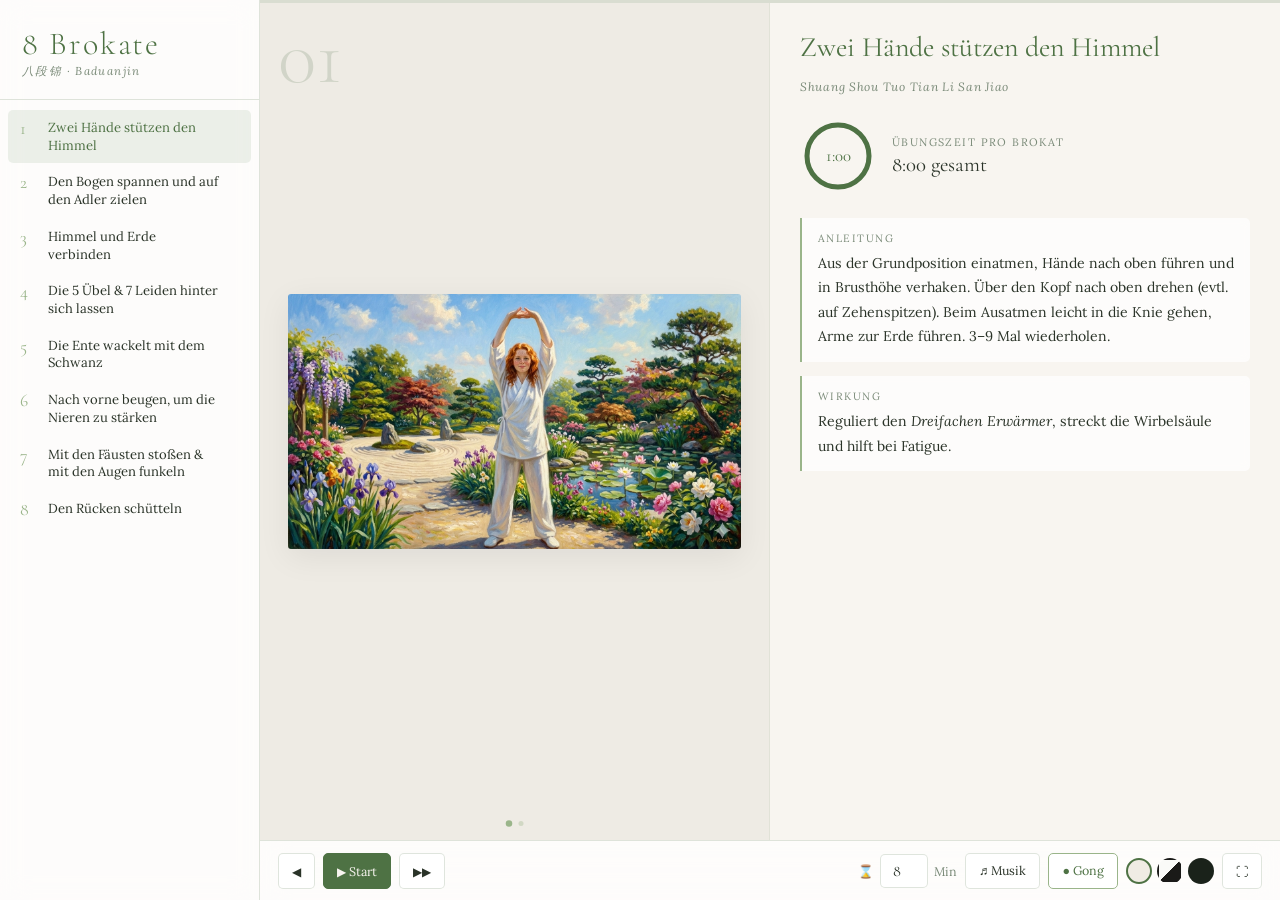
<file: 8-Brokate/index.html>
<!DOCTYPE html>
<html lang="de" data-theme="light">
<head>
<meta charset="UTF-8">
<meta name="viewport" content="width=device-width, initial-scale=1.0">
<title>8 Brokate · Baduanjin</title>
<link href="https://fonts.googleapis.com/css2?family=Cormorant+Garamond:ital,wght@0,300;0,400;0,600;1,300;1,400&family=Lora:ital,wght@0,400;0,700;1,400&display=swap" rel="stylesheet">
<style>
:root {
  --bg:       #f8f5f0;
  --bg2:      #eeebe4;
  --surface:  rgba(255,255,255,0.72);
  --text:     #2a3328;
  --muted:    #7a8a78;
  --accent:   #4e7244;
  --accent2:  #9ab58a;
  --border:   rgba(80,110,70,0.18);
  --sborder:  rgba(80,110,70,0.08);
  --btnbg:    rgba(255,255,255,0.82);
  --btnhov:   rgba(78,114,68,0.10);
  --ring:     rgba(78,114,68,0.16);
  --timer-c:  #4e7244;
  --timer-t:  rgba(78,114,68,0.08);
  --progress: #4e7244;
}
[data-theme="dark"] {
  --bg:       #141a14;
  --bg2:      #1a221a;
  --surface:  rgba(26,34,26,0.88);
  --text:     #ccdfc4;
  --muted:    #6e8e66;
  --accent:   #88bb7a;
  --accent2:  #4a6a40;
  --border:   rgba(100,160,80,0.18);
  --sborder:  rgba(100,160,80,0.07);
  --btnbg:    rgba(30,44,28,0.90);
  --btnhov:   rgba(88,150,70,0.16);
  --ring:     rgba(88,150,70,0.20);
  --timer-c:  #88bb7a;
  --timer-t:  rgba(88,150,70,0.10);
  --progress: #88bb7a;
}
[data-theme="zen"] {
  --bg:       #fafaf8;
  --bg2:      #f3f3f0;
  --surface:  rgba(255,255,255,0.60);
  --text:     #1a1a18;
  --muted:    #8c8c88;
  --accent:   #303030;
  --accent2:  #909090;
  --border:   rgba(0,0,0,0.09);
  --sborder:  rgba(0,0,0,0.04);
  --btnbg:    rgba(255,255,255,0.65);
  --btnhov:   rgba(0,0,0,0.05);
  --ring:     rgba(0,0,0,0.08);
  --timer-c:  #303030;
  --timer-t:  rgba(0,0,0,0.05);
  --progress: #303030;
}

*, *::before, *::after { box-sizing: border-box; margin: 0; padding: 0; }

html, body {
  height: 100%; overflow: hidden;
  background: var(--bg);
  color: var(--text);
  font-family: 'Lora', serif;
  transition: background .35s, color .35s;
}

/* ── LAYOUT ─────────────────────────────────────── */
.app {
  display: grid;
  grid-template-columns: 260px 1fr;
  grid-template-rows: 100vh;
  height: 100vh;
}

/* ── SIDEBAR ─────────────────────────────────────── */
.sidebar {
  background: var(--surface);
  border-right: 1px solid var(--border);
  backdrop-filter: blur(14px);
  display: flex; flex-direction: column;
  overflow: hidden;
}
.sidebar-head {
  padding: 28px 22px 20px;
  border-bottom: 1px solid var(--border);
  flex-shrink: 0;
}
.brand {
  font-family: 'Cormorant Garamond', serif;
  font-size: 2rem; font-weight: 300;
  letter-spacing: .06em;
  color: var(--accent);
  line-height: 1;
}
.brand-sub {
  font-size: .72rem; font-style: italic;
  color: var(--muted); letter-spacing: .12em;
  margin-top: 3px; display: block;
}
.nav-list {
  list-style: none;
  overflow-y: auto; flex: 1;
  padding: 10px 8px 16px;
}
.nav-list::-webkit-scrollbar { width: 3px; }
.nav-list::-webkit-scrollbar-thumb { background: var(--accent2); border-radius: 2px; }
.nav-btn {
  width: 100%; text-align: left;
  background: none; border: none; cursor: pointer;
  color: var(--text); font-family: 'Lora', serif;
  font-size: .82rem; line-height: 1.35;
  padding: 9px 12px; border-radius: 5px;
  display: flex; align-items: flex-start; gap: 10px;
  transition: background .18s, color .18s;
  margin-bottom: 1px;
}
.nav-btn:hover   { background: var(--btnhov); }
.nav-btn.active  { background: var(--btnhov); color: var(--accent); }
.nav-num {
  font-family: 'Cormorant Garamond', serif;
  font-size: 1.1rem; line-height: 1;
  color: var(--accent2); min-width: 18px; flex-shrink: 0;
  margin-top: 1px;
}
.nav-check {
  margin-left: auto; color: var(--accent); font-size: .8rem;
  opacity: 0; flex-shrink: 0; margin-top: 1px;
}
.nav-btn.done .nav-check { opacity: 1; }

/* ── MAIN ────────────────────────────────────────── */
.main {
  display: grid;
  grid-template-rows: 3px 1fr 60px;
  height: 100vh; overflow: hidden;
}

/* session progress line */
.prog-line {
  background: var(--border);
  position: relative;
}
.prog-fill {
  position: absolute; inset: 0;
  background: var(--progress);
  transition: width .8s linear;
  width: 0%;
}

/* content area */
.content {
  display: grid;
  grid-template-columns: 1fr 1fr;
  overflow: hidden;
}

/* ── IMAGE PANEL ─────────────────────────────────── */
.img-panel {
  background: var(--bg2);
  position: relative; overflow: hidden;
  border-right: 1px solid var(--sborder);
}
.slide {
  position: absolute; inset: 0;
  display: flex; align-items: center; justify-content: center;
  padding: 28px;
  opacity: 0; transition: opacity .9s ease;
  pointer-events: none;
}
.slide.on { opacity: 1; pointer-events: auto; }
.slide img {
  max-width: 100%; max-height: 100%;
  object-fit: contain;
  border-radius: 3px;
  box-shadow: 0 8px 32px rgba(0,0,0,.07);
  transition: transform .35s ease;
}
.slide img:hover { transform: scale(1.025); }
.img-dots {
  position: absolute; bottom: 14px; left: 50%;
  transform: translateX(-50%);
  display: flex; gap: 7px;
}
.dot {
  width: 5px; height: 5px; border-radius: 50%;
  background: var(--accent2); opacity: .35;
  transition: opacity .3s, transform .3s;
}
.dot.on { opacity: 1; transform: scale(1.3); }
.ex-big-num {
  position: absolute; top: 14px; left: 18px;
  font-family: 'Cormorant Garamond', serif;
  font-size: 5rem; font-weight: 300; line-height: 1;
  color: var(--border); pointer-events: none;
  user-select: none;
}

/* ── INFO PANEL ──────────────────────────────────── */
.info-panel {
  padding: 28px 30px;
  overflow-y: auto; background: var(--bg);
  display: flex; flex-direction: column; gap: 14px;
}
.info-panel::-webkit-scrollbar { width: 3px; }
.info-panel::-webkit-scrollbar-thumb { background: var(--accent2); border-radius: 2px; }

.ex-title {
  font-family: 'Cormorant Garamond', serif;
  font-size: 1.75rem; font-weight: 400; line-height: 1.2;
  color: var(--accent);
}
.ex-cn {
  font-size: .75rem; font-style: italic;
  color: var(--muted); letter-spacing: .06em;
}

/* timer area */
.timer-row {
  display: flex; align-items: center; gap: 16px;
  padding: 10px 0;
}
.ring-wrap {
  position: relative; width: 76px; height: 76px; flex-shrink: 0;
}
.ring-wrap svg { transform: rotate(-90deg); }
.ring-bg   { fill: none; stroke: var(--timer-t); stroke-width: 5; }
.ring-arc  {
  fill: none; stroke: var(--timer-c); stroke-width: 5;
  stroke-linecap: round;
  transition: stroke-dashoffset .95s linear;
}
.ring-txt {
  position: absolute; inset: 0;
  display: flex; align-items: center; justify-content: center;
  font-family: 'Cormorant Garamond', serif;
  font-size: 1.05rem; color: var(--accent);
}
.timer-meta { flex: 1; }
.timer-label {
  font-size: .68rem; text-transform: uppercase;
  letter-spacing: .13em; color: var(--muted); margin-bottom: 3px;
}
.timer-total {
  font-family: 'Cormorant Garamond', serif;
  font-size: 1.3rem; color: var(--text);
}

/* info cards */
.icard {
  background: var(--surface);
  border-left: 2px solid var(--accent2);
  border-radius: 0 5px 5px 0;
  padding: 13px 16px;
  backdrop-filter: blur(4px);
}
.icard-lbl {
  font-size: .66rem; text-transform: uppercase;
  letter-spacing: .14em; color: var(--muted); margin-bottom: 6px;
}
.icard-txt {
  font-size: .88rem; line-height: 1.75;
}

/* ── CONTROLS BAR ────────────────────────────────── */
.cbar {
  background: var(--surface);
  border-top: 1px solid var(--border);
  backdrop-filter: blur(14px);
  display: flex; align-items: center; gap: 8px;
  padding: 0 18px;
  flex-wrap: nowrap; overflow: hidden;
}
.sp { flex: 1; }

.btn {
  background: var(--btnbg);
  border: 1px solid var(--border);
  color: var(--text);
  border-radius: 5px;
  padding: 0 13px; height: 36px;
  font-family: 'Lora', serif; font-size: .78rem;
  cursor: pointer; white-space: nowrap;
  display: flex; align-items: center; gap: 5px;
  transition: background .18s, transform .1s, border-color .18s;
  flex-shrink: 0;
}
.btn:hover  { background: var(--btnhov); transform: translateY(-1px); }
.btn:active { transform: translateY(0); }
.btn.pri {
  background: var(--accent); color: var(--bg);
  border-color: var(--accent);
}
.btn.pri:hover { opacity: .88; }
.btn.lit { color: var(--accent); border-color: var(--accent2); }

.time-wrap {
  display: flex; align-items: center; gap: 6px;
  font-size: .78rem; flex-shrink: 0;
}
.time-wrap input {
  width: 48px; height: 34px;
  background: var(--btnbg); border: 1px solid var(--border);
  border-radius: 5px; color: var(--text);
  font-family: 'Cormorant Garamond', serif; font-size: 1rem;
  text-align: center; padding: 0 4px;
  transition: border-color .18s;
}
.time-wrap input:focus { outline: none; border-color: var(--accent); }
.time-wrap span { color: var(--muted); }

.themes { display: flex; gap: 5px; flex-shrink: 0; }
.tb {
  width: 26px; height: 26px; border-radius: 50%;
  border: 2px solid transparent; cursor: pointer;
  transition: transform .18s, border-color .18s;
  flex-shrink: 0;
}
.tb:hover { transform: scale(1.12); }
.tb.on    { border-color: var(--accent); }
.tb.light { background: #f0ece4; }
.tb.dark  { background: #1a221a; }
.tb.zen   { background: linear-gradient(135deg,#fafaf8 50%,#1a1a18 50%); }

/* ── TRANSITIONS ─────────────────────────────────── */
@keyframes fadeup {
  from { opacity: 0; transform: translateY(8px); }
  to   { opacity: 1; transform: translateY(0); }
}
.info-panel > * { animation: fadeup .38s ease both; }
.info-panel > *:nth-child(2) { animation-delay: .04s; }
.info-panel > *:nth-child(3) { animation-delay: .08s; }
.info-panel > *:nth-child(4) { animation-delay: .12s; }
.info-panel > *:nth-child(5) { animation-delay: .16s; }
.info-panel > *:nth-child(6) { animation-delay: .20s; }

/* ── FULLSCREEN ──────────────────────────────────── */
:fullscreen .app,
:-webkit-full-screen .app { height: 100vh; }

/* ── RESPONSIVE ──────────────────────────────────── */
@media (max-width: 900px) {
  .app { grid-template-columns: 1fr; }
  .sidebar { display: none; }
  .content { grid-template-columns: 1fr; grid-template-rows: 42vh 1fr; }
}
@media (max-width: 600px) {
  .cbar { gap: 5px; padding: 0 10px; }
  .btn  { padding: 0 8px; font-size: .72rem; }
  .time-wrap input { width: 40px; }
}
</style>
</head>
<body>
<div class="app" id="app">

  <!-- SIDEBAR -->
  <aside class="sidebar">
    <div class="sidebar-head">
      <div class="brand">8 Brokate</div>
      <span class="brand-sub">八段锦 · Baduanjin</span>
    </div>
    <ul class="nav-list" id="navList"></ul>
  </aside>

  <!-- MAIN -->
  <main class="main">
    <div class="prog-line"><div class="prog-fill" id="progFill"></div></div>

    <div class="content">
      <!-- Image Panel -->
      <div class="img-panel" id="imgPanel">
        <div class="ex-big-num" id="bigNum">01</div>
        <div class="img-dots" id="imgDots"></div>
      </div>

      <!-- Info Panel -->
      <div class="info-panel" id="infoPanel"></div>
    </div>

    <!-- Controls Bar -->
    <div class="cbar">
      <button class="btn" onclick="goPrev()" title="Zurück">&#9664;</button>
      <button class="btn pri" id="ppBtn" onclick="togglePlay()">&#9654; Start</button>
      <button class="btn" onclick="goNext()" title="Weiter">&#9654;&#9654;</button>

      <div class="sp"></div>

      <div class="time-wrap">
        <span>&#8987;</span>
        <input type="number" id="minInput" value="8" min="1" max="99" onchange="resetTimer()">
        <span>Min</span>
      </div>

      <button class="btn" id="musicBtn" onclick="toggleMusic()">&#9836; Musik</button>
      <button class="btn lit" id="gongBtn" onclick="toggleGong()">&#9679; Gong</button>

      <div class="themes">
        <button class="tb light on" id="tl" onclick="setTheme('light')" title="Hell"></button>
        <button class="tb zen"   id="tz" onclick="setTheme('zen')"   title="Zen"></button>
        <button class="tb dark"  id="td" onclick="setTheme('dark')"  title="Dunkel"></button>
      </div>

      <button class="btn" onclick="goFullscreen()" title="Vollbild">&#9974;</button>
    </div>
  </main>
</div>

<script>
const EX = [
  {
    num:1, title:"Zwei Hände stützen den Himmel",
    cn:"Shuang Shou Tuo Tian Li San Jiao",
    imgs:["images/image8.png","images/image16.png"],
    anl:"Aus der Grundposition einatmen, Hände nach oben führen und in Brusthöhe verhaken. Über den Kopf nach oben drehen (evtl. auf Zehenspitzen). Beim Ausatmen leicht in die Knie gehen, Arme zur Erde führen. 3–9 Mal wiederholen.",
    wkg:"Reguliert den <em>Dreifachen Erwärmer</em>, streckt die Wirbelsäule und hilft bei Fatigue."
  },
  {
    num:2, title:"Den Bogen spannen und auf den Adler zielen",
    cn:"Zuo You Kai Gong Si She Diao",
    imgs:["images/image11.png","images/image9.png"],
    anl:"Im Reiterstand den Bogen spannen. Die vordere Hand formt ein »L« mit Daumen und Zeigefinger. Fokus und Blick scharf halten. 3–9 Mal pro Seite.",
    wkg:"Stärkt Herz, Lunge und Beine. Verbessert Konzentration und wirkt auf den Lebermeridian."
  },
  {
    num:3, title:"Himmel und Erde verbinden",
    cn:"Tiao Li Pi Wei Dan Ju Shou",
    imgs:["images/image12.png","images/image4.png","images/image17.png"],
    anl:"Die Hände kraftvoll auseinanderpressen (eine zum Himmel, eine zur Erde). 3–9 Mal pro Seite.",
    wkg:"Stärkt Milz und Magen (Erdelement). Wirkt zentrierend und stabilisierend."
  },
  {
    num:4, title:"Die 5 Übel & 7 Leiden hinter sich lassen",
    cn:"Wu Lao Qi Shang Xiang Hou Qiao",
    imgs:["images/image5.png","images/image2.png"],
    anl:"Beim Ausatmen zur Seite schauen, Arme öffnen (Handflächen nach vorn). Einatmen zur Mitte. 3–9 Mal pro Seite.",
    wkg:"Stärkt Nacken und Augen. Reguliert das Nervensystem bei Schlaflosigkeit und Reizbarkeit."
  },
  {
    num:5, title:"Die Ente wackelt mit dem Schwanz",
    cn:"Yao Tou Bai Wei Qu Xin Huo",
    imgs:["images/image1.png","images/image19.png"],
    anl:"Im weiten Stand den Oberkörper kreisend von einem Bein zum anderen führen. 3–9 Zyklen.",
    wkg:"Eliminiert »Herzfeuer«, beruhigt den Geist und hilft bei innerer Unruhe."
  },
  {
    num:6, title:"Nach vorne beugen, um die Nieren zu stärken",
    cn:"Liang Shou Pan Jiao Gu Shen Yao",
    imgs:["images/image15.png","images/image14.png","images/image10.png"],
    anl:"Hände auf Nierenhöhe, beim Ausatmen an den Beinrückseiten entlang nach unten streichen. 3–9 Mal.",
    wkg:"Stärkt Nieren und Lendenwirbelsäule. <strong>Achtung bei Bluthochdruck!</strong>"
  },
  {
    num:7, title:"Mit den Fäusten stoßen & mit den Augen funkeln",
    cn:"Wo Quan Nu Mu Zheng Qi Li",
    imgs:["images/image3.png","images/image6.png"],
    anl:"Aus der Taille heraus boxen, dabei einen fokussierten, zornigen Blick bewahren. 3–9 Mal.",
    wkg:"Vermehrt Qi und Stärke, vermindert Ärger, hilft bei der Entgiftung der Leber."
  },
  {
    num:8, title:"Den Rücken schütteln",
    cn:"Bei Hou Qi Dian Bai Bing Xiao",
    imgs:["images/image18.png","images/image7.png"],
    anl:"Auf die Fußballen kommen und die Fersen sanft in den Boden sinken lassen (erschüttern). 3–9 Mal.",
    wkg:"Vertreibt trübes Qi, energetisiert bei Müdigkeit und verteilt die Energie im ganzen Körper."
  }
];

let idx = 0, imgIdx = 0;
let imgTmr = null, sesTmr = null;
let playing = false;
let musicOn = false, gongOn = true;
let totalSec = 8 * 60;
let perSec   = totalSec / EX.length;
let remPer   = perSec;
let remTot   = totalSec;
let done     = new Set();
let musicAud = null, gongAud = null;

/* ── NAV ─── */
function buildNav() {
  const ul = document.getElementById('navList');
  ul.innerHTML = EX.map((e,i)=>`
    <li><button class="nav-btn${i===idx?' active':''}${done.has(i)?' done':''}" onclick="jumpTo(${i})">
      <span class="nav-num">${e.num}</span>
      <span>${e.title}</span>
      <span class="nav-check">✓</span>
    </button></li>`).join('');
}

/* ── RENDER ─── */
function render() {
  const e = EX[idx];

  /* big number */
  document.getElementById('bigNum').textContent = String(e.num).padStart(2,'0');

  /* slides */
  const panel = document.getElementById('imgPanel');
  panel.querySelectorAll('.slide').forEach(s=>s.remove());
  e.imgs.forEach((src,i)=>{
    const d = document.createElement('div');
    d.className = 'slide'+(i===0?' on':'');
    const img = document.createElement('img');
    img.src = src; img.alt = e.title;
    d.appendChild(img);
    panel.insertBefore(d, document.getElementById('imgDots'));
  });
  imgIdx = 0;
  buildDots();

  /* info */
  document.getElementById('infoPanel').innerHTML = `
    <div class="ex-title">${e.title}</div>
    <div class="ex-cn">${e.cn}</div>
    <div class="timer-row">
      <div class="ring-wrap">
        <svg width="76" height="76" viewBox="0 0 76 76">
          <circle class="ring-bg"  cx="38" cy="38" r="31"/>
          <circle class="ring-arc" id="arc" cx="38" cy="38" r="31"
            stroke-dasharray="${(2*Math.PI*31).toFixed(2)}"
            stroke-dashoffset="0"/>
        </svg>
        <div class="ring-txt" id="ringTxt">${fmt(remPer)}</div>
      </div>
      <div class="timer-meta">
        <div class="timer-label">Übungszeit pro Brokat</div>
        <div class="timer-total" id="totTxt">${fmt(remTot)} gesamt</div>
      </div>
    </div>
    <div class="icard">
      <div class="icard-lbl">Anleitung</div>
      <div class="icard-txt">${e.anl}</div>
    </div>
    <div class="icard">
      <div class="icard-lbl">Wirkung</div>
      <div class="icard-txt">${e.wkg}</div>
    </div>`;

  updateArc();
  buildNav();
  updateProg();
}

function buildDots() {
  const e = EX[idx];
  const d = document.getElementById('imgDots');
  d.innerHTML = e.imgs.map((_,i)=>`<div class="dot${i===0?' on':''}"></div>`).join('');
}

/* ── TIMER ─── */
function fmt(s) {
  s = Math.max(0,Math.floor(s));
  return `${Math.floor(s/60)}:${String(s%60).padStart(2,'0')}`;
}

function updateArc() {
  const arc = document.getElementById('arc');
  const txt = document.getElementById('ringTxt');
  if (!arc||!txt) return;
  const c   = 2*Math.PI*31;
  const frac = Math.max(0, remPer/perSec);
  arc.style.strokeDashoffset = (c*(1-frac)).toFixed(2);
  txt.textContent = fmt(remPer);
}

function updateProg() {
  const el = document.getElementById('progFill');
  if (el) el.style.width = (Math.max(0,(totalSec-remTot)/totalSec)*100).toFixed(2)+'%';
  const t = document.getElementById('totTxt');
  if (t) t.textContent = fmt(remTot)+' gesamt';
}

/* ── PLAY / PAUSE ─── */
function togglePlay() {
  playing ? pause() : play();
}

function play() {
  playing = true;
  document.getElementById('ppBtn').innerHTML = '&#9646;&#9646; Pause';
  startImgCycle();
  tryMusic();
  sesTmr = setInterval(tick, 1000);
}

function pause() {
  playing = false;
  clearInterval(sesTmr);
  clearInterval(imgTmr);
  document.getElementById('ppBtn').innerHTML = '&#9654; Weiter';
  if (musicAud) musicAud.pause();
}

function tick() {
  remPer--; remTot--;
  updateArc(); updateProg();
  if (remPer <= 0) {
    done.add(idx);
    if (idx < EX.length-1) {
      fireGong();
      clearInterval(imgTmr);
      setTimeout(()=>{ idx++; remPer=perSec; render(); if(playing) startImgCycle(); }, 700);
    } else {
      clearInterval(sesTmr); playing=false;
      done.add(idx);
      document.getElementById('ppBtn').innerHTML = '✓ Beendet';
      if (musicAud) musicAud.pause();
      fireGong(); buildNav();
    }
  }
  if (remTot<=0) { clearInterval(sesTmr); playing=false; }
}

/* ── IMAGES ─── */
function startImgCycle() {
  clearInterval(imgTmr);
  const imgs = EX[idx].imgs;
  if (imgs.length<2) return;
  imgTmr = setInterval(()=>{
    const slides = document.querySelectorAll('.slide');
    const dots   = document.querySelectorAll('.dot');
    if (slides.length<2) return;
    slides[imgIdx].classList.remove('on');
    if (dots[imgIdx]) dots[imgIdx].classList.remove('on');
    imgIdx = (imgIdx+1) % imgs.length;
    slides[imgIdx].classList.add('on');
    if (dots[imgIdx]) dots[imgIdx].classList.add('on');
  }, 4200);
}

/* ── NAVIGATION ─── */
function jumpTo(i) {
  if (playing) pause();
  idx=i; remPer=perSec; render();
}
function goPrev() {
  if (playing) pause();
  if (idx>0){ idx--; remPer=perSec; render(); }
}
function goNext() {
  if (playing) pause();
  if (idx<EX.length-1){ idx++; remPer=perSec; render(); }
}

/* ── TIMER RESET ─── */
function resetTimer() {
  const v = parseInt(document.getElementById('minInput').value)||8;
  totalSec = v*60;
  perSec   = totalSec/EX.length;
  remTot   = totalSec;
  remPer   = perSec;
  if (playing) pause();
  render();
}

/* ── AUDIO ─── */
function tryMusic() {
  if (!musicOn) return;
  if (!musicAud) { musicAud=new Audio('QiGong.mp3'); musicAud.loop=true; musicAud.volume=.45; }
  musicAud.play().catch(()=>{});
}
function toggleMusic() {
  musicOn = !musicOn;
  const b = document.getElementById('musicBtn');
  b.classList.toggle('lit', musicOn);
  b.innerHTML = (musicOn?'&#9836;':'&#9834;')+' Musik';
  if (!musicAud) { musicAud=new Audio('QiGong.mp3'); musicAud.loop=true; musicAud.volume=.45; }
  if (musicOn && playing) musicAud.play().catch(()=>{});
  else if (!musicOn) musicAud.pause();
}
function toggleGong() {
  gongOn = !gongOn;
  const b = document.getElementById('gongBtn');
  b.classList.toggle('lit', gongOn);
  b.innerHTML = (gongOn?'&#9679;':'&#9675;')+' Gong';
  if (!gongAud) gongAud=new Audio('Gong.mp3');
}
function fireGong() {
  if (!gongOn) return;
  if (!gongAud) gongAud=new Audio('Gong.mp3');
  gongAud.currentTime=0;
  gongAud.play().catch(()=>{});
}

/* ── THEME ─── */
function setTheme(t) {
  document.documentElement.setAttribute('data-theme',t);
  ['light','zen','dark'].forEach(n=>{
    const id = n==='light'?'tl':n==='zen'?'tz':'td';
    document.getElementById(id).classList.toggle('on', n===t);
  });
}

/* ── FULLSCREEN ─── */
function goFullscreen() {
  const el = document.getElementById('app');
  if (!document.fullscreenElement) el.requestFullscreen().catch(()=>{});
  else document.exitFullscreen();
}

/* ── INIT ─── */
gongAud = new Audio('Gong.mp3');
render();
</script>
</body>
</html>
</file>
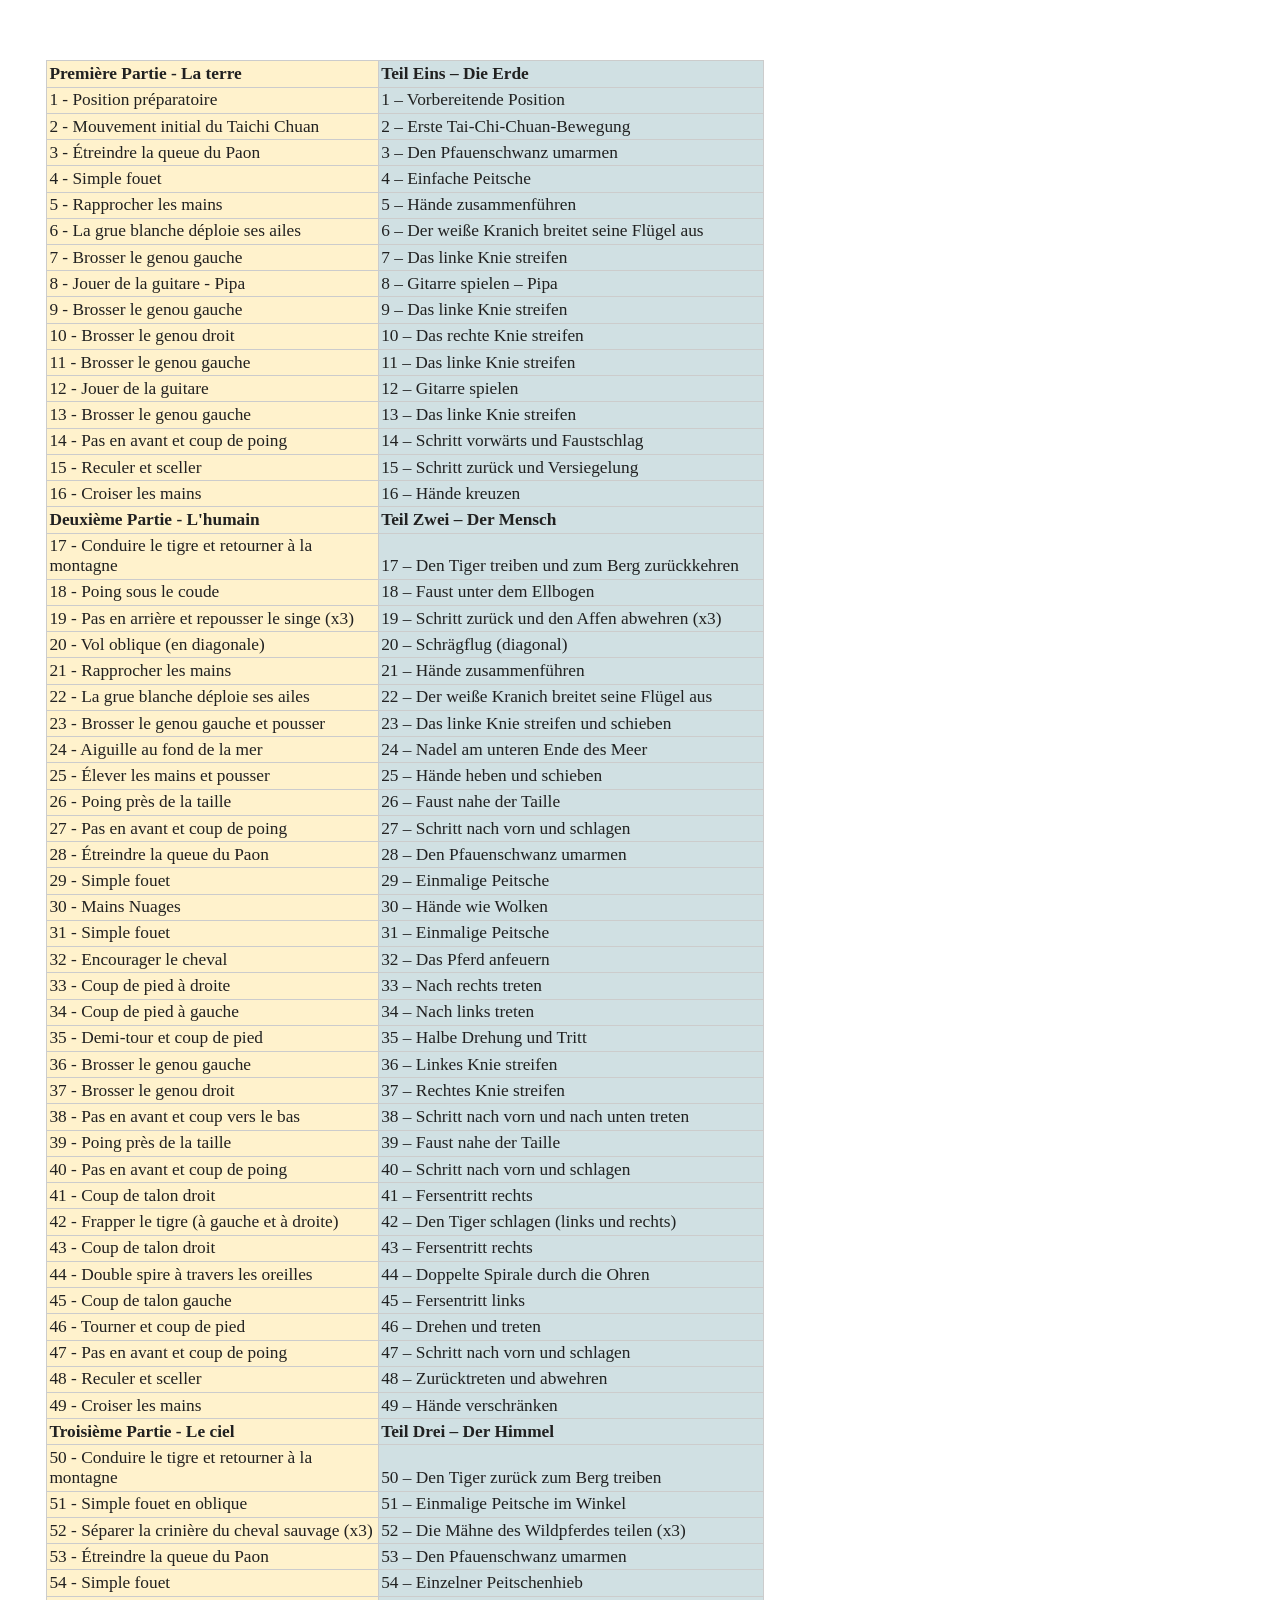
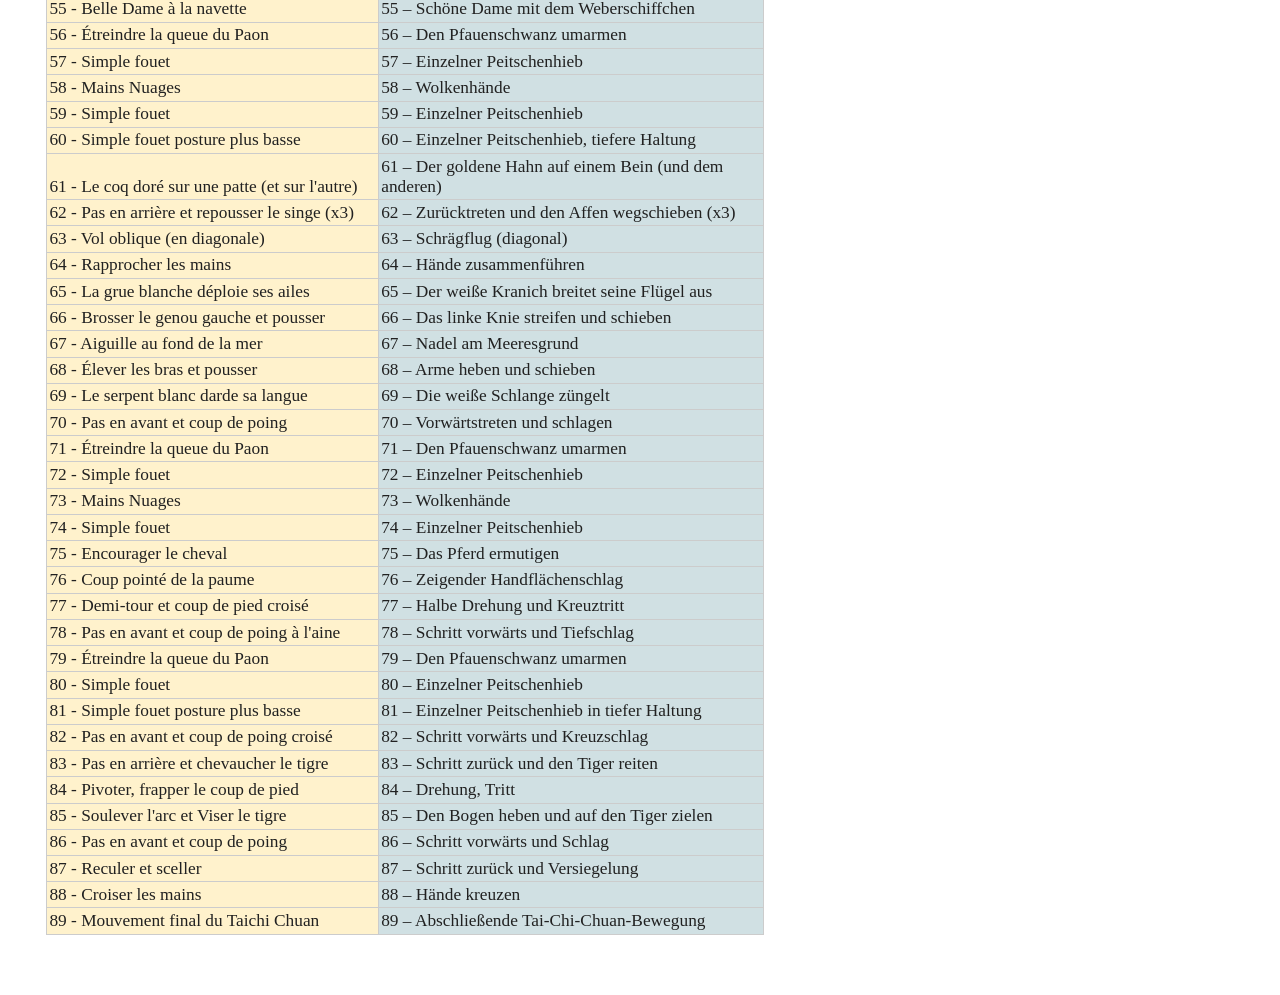
<file: Tai_Chi.html>
<html><head><meta content="text/html; charset=UTF-8" http-equiv="content-type"><style type="text/css">@import url(https://themes.googleusercontent.com/fonts/css?kit=ZWjJg3Z-BmxuodZeCNuZK1XXWJorhxyFDZ_kYLKF3KU);ol{margin:0;padding:0}table td,table th{padding:0}.c4{border-right-style:solid;padding:2pt 2pt 2pt 2pt;border-bottom-color:#cccccc;border-top-width:1pt;border-right-width:1pt;border-left-color:#cccccc;vertical-align:bottom;border-right-color:#cccccc;border-left-width:1pt;border-top-style:solid;background-color:#fff2cc;border-left-style:solid;border-bottom-width:1pt;width:249.2pt;border-top-color:#cccccc;border-bottom-style:solid}.c5{border-right-style:solid;padding:2pt 2pt 2pt 2pt;border-bottom-color:#cccccc;border-top-width:1pt;border-right-width:1pt;border-left-color:#cccccc;vertical-align:bottom;border-right-color:#cccccc;border-left-width:1pt;border-top-style:solid;background-color:#d0e0e3;border-left-style:solid;border-bottom-width:1pt;width:289.4pt;border-top-color:#cccccc;border-bottom-style:solid}.c9{color:#000000;font-weight:400;text-decoration:none;vertical-align:baseline;font-size:11pt;font-family:"Arial";font-style:normal}.c2{color:#000000;font-weight:400;text-decoration:none;vertical-align:baseline;font-size:10pt;font-family:"Arial";font-style:normal}.c6{padding-top:0pt;padding-bottom:0pt;line-height:1.0;text-align:left;height:11pt}.c7{font-size:13pt;font-family:"Nunito";color:#212121;font-weight:700}.c3{font-size:13pt;font-family:"Nunito";color:#212121;font-weight:400}.c8{border-spacing:0;border-collapse:collapse;margin-right:auto}.c0{padding-top:0pt;padding-bottom:0pt;line-height:1.15;text-align:left}.c10{background-color:#ffffff;max-width:538.6pt;padding:28.3pt 28.3pt 28.3pt 28.3pt}.c1{height:18.8pt}.title{padding-top:24pt;color:#000000;font-weight:700;font-size:25pt;padding-bottom:12pt;font-family:"Arial";line-height:1.5;page-break-after:avoid;font-style:italic;text-align:center}.subtitle{padding-top:18pt;color:#666666;font-size:24pt;padding-bottom:4pt;font-family:"Georgia";line-height:1.0;page-break-after:avoid;font-style:italic;text-align:left}li{color:#000000;font-size:11pt;font-family:"Arial"}p{margin:0;color:#000000;font-size:11pt;font-family:"Arial"}h1{border-right-style:solid;padding-top:0pt;color:#000000;border-top-width:0pt;font-weight:700;border-right-width:0pt;padding-left:0pt;font-size:18pt;padding-bottom:0pt;line-height:1.5;border-left-width:0pt;border-top-style:solid;border-left-style:solid;border-bottom-width:0pt;font-family:"Arial";border-bottom-style:solid;text-align:left;padding-right:0pt}h2{padding-top:11.2pt;color:#000000;font-weight:700;font-size:18pt;padding-bottom:11.2pt;font-family:"Arial";line-height:1.0;text-align:left}h3{padding-top:12pt;color:#000000;font-weight:700;font-size:14pt;padding-bottom:12pt;font-family:"Arial";line-height:1.0;text-align:left}h4{padding-top:12.8pt;color:#000000;font-weight:700;font-size:12pt;padding-bottom:12.8pt;font-family:"Arial";line-height:1.0;text-align:left}h5{padding-top:12.8pt;color:#000000;font-weight:700;font-size:9pt;padding-bottom:12.8pt;font-family:"Arial";line-height:1.0;text-align:left}h6{padding-top:18pt;color:#000000;font-weight:700;font-size:8pt;padding-bottom:18pt;font-family:"Arial";line-height:1.0;text-align:left}</style></head><body class="c10 doc-content"><p class="c6"><span class="c9"></span></p><table class="c8"><tr class="c1"><td class="c4" colspan="1" rowspan="1"><p class="c0"><span class="c7">Premi&egrave;re Partie - La terre</span></p></td><td class="c5" colspan="1" rowspan="1"><p class="c0"><span class="c7">Teil Eins &ndash; Die Erde</span></p></td></tr><tr class="c1"><td class="c4" colspan="1" rowspan="1"><p class="c0"><span class="c3">1 - Position pr&eacute;paratoire</span></p></td><td class="c5" colspan="1" rowspan="1"><p class="c0"><span class="c3">1 &ndash; Vorbereitende Position</span></p></td></tr><tr class="c1"><td class="c4" colspan="1" rowspan="1"><p class="c0"><span class="c3">2 - Mouvement initial du Taichi Chuan</span></p></td><td class="c5" colspan="1" rowspan="1"><p class="c0"><span class="c3">2 &ndash; Erste Tai-Chi-Chuan-Bewegung</span></p></td></tr><tr class="c1"><td class="c4" colspan="1" rowspan="1"><p class="c0"><span class="c3">3 - &Eacute;treindre la queue du Paon</span></p></td><td class="c5" colspan="1" rowspan="1"><p class="c0"><span class="c3">3 &ndash; Den Pfauenschwanz umarmen</span></p></td></tr><tr class="c1"><td class="c4" colspan="1" rowspan="1"><p class="c0"><span class="c3">4 - Simple fouet</span></p></td><td class="c5" colspan="1" rowspan="1"><p class="c0"><span class="c3">4 &ndash; Einfache Peitsche</span></p></td></tr><tr class="c1"><td class="c4" colspan="1" rowspan="1"><p class="c0"><span class="c3">5 - Rapprocher les mains</span></p></td><td class="c5" colspan="1" rowspan="1"><p class="c0"><span class="c3">5 &ndash; H&auml;nde zusammenf&uuml;hren</span></p></td></tr><tr class="c1"><td class="c4" colspan="1" rowspan="1"><p class="c0"><span class="c3">6 - La grue blanche d&eacute;ploie ses ailes</span></p></td><td class="c5" colspan="1" rowspan="1"><p class="c0"><span class="c3">6 &ndash; Der wei&szlig;e Kranich breitet seine Fl&uuml;gel aus</span></p></td></tr><tr class="c1"><td class="c4" colspan="1" rowspan="1"><p class="c0"><span class="c3">7 - Brosser le genou gauche</span></p></td><td class="c5" colspan="1" rowspan="1"><p class="c0"><span class="c3">7 &ndash; Das linke Knie streifen</span></p></td></tr><tr class="c1"><td class="c4" colspan="1" rowspan="1"><p class="c0"><span class="c3">8 - Jouer de la guitare - Pipa</span></p></td><td class="c5" colspan="1" rowspan="1"><p class="c0"><span class="c3">8 &ndash; Gitarre spielen &ndash; Pipa</span></p></td></tr><tr class="c1"><td class="c4" colspan="1" rowspan="1"><p class="c0"><span class="c3">9 - Brosser le genou gauche</span></p></td><td class="c5" colspan="1" rowspan="1"><p class="c0"><span class="c3">9 &ndash; Das linke Knie streifen</span></p></td></tr><tr class="c1"><td class="c4" colspan="1" rowspan="1"><p class="c0"><span class="c3">10 - Brosser le genou droit</span></p></td><td class="c5" colspan="1" rowspan="1"><p class="c0"><span class="c3">10 &ndash; Das rechte Knie streifen</span></p></td></tr><tr class="c1"><td class="c4" colspan="1" rowspan="1"><p class="c0"><span class="c3">11 - Brosser le genou gauche</span></p></td><td class="c5" colspan="1" rowspan="1"><p class="c0"><span class="c3">11 &ndash; Das linke Knie streifen</span></p></td></tr><tr class="c1"><td class="c4" colspan="1" rowspan="1"><p class="c0"><span class="c3">12 - Jouer de la guitare</span></p></td><td class="c5" colspan="1" rowspan="1"><p class="c0"><span class="c3">12 &ndash; Gitarre spielen</span></p></td></tr><tr class="c1"><td class="c4" colspan="1" rowspan="1"><p class="c0"><span class="c3">13 - Brosser le genou gauche</span></p></td><td class="c5" colspan="1" rowspan="1"><p class="c0"><span class="c3">13 &ndash; Das linke Knie streifen</span></p></td></tr><tr class="c1"><td class="c4" colspan="1" rowspan="1"><p class="c0"><span class="c3">14 - Pas en avant et coup de poing</span></p></td><td class="c5" colspan="1" rowspan="1"><p class="c0"><span class="c3">14 &ndash; Schritt vorw&auml;rts und Faustschlag</span></p></td></tr><tr class="c1"><td class="c4" colspan="1" rowspan="1"><p class="c0"><span class="c3">15 - Reculer et sceller</span></p></td><td class="c5" colspan="1" rowspan="1"><p class="c0"><span class="c3">15 &ndash; Schritt zur&uuml;ck und Versiegelung</span></p></td></tr><tr class="c1"><td class="c4" colspan="1" rowspan="1"><p class="c0"><span class="c3">16 - Croiser les mains</span></p></td><td class="c5" colspan="1" rowspan="1"><p class="c0"><span class="c3">16 &ndash; H&auml;nde kreuzen</span></p></td></tr><tr class="c1"><td class="c4" colspan="1" rowspan="1"><p class="c0"><span class="c7">Deuxi&egrave;me Partie - L&#39;humain</span></p></td><td class="c5" colspan="1" rowspan="1"><p class="c0"><span class="c7">Teil Zwei &ndash; Der Mensch</span></p></td></tr><tr class="c1"><td class="c4" colspan="1" rowspan="1"><p class="c0"><span class="c3">17 - Conduire le tigre et retourner &agrave; la montagne</span></p></td><td class="c5" colspan="1" rowspan="1"><p class="c0"><span class="c3">17 &ndash; Den Tiger treiben und zum Berg zur&uuml;ckkehren</span></p></td></tr><tr class="c1"><td class="c4" colspan="1" rowspan="1"><p class="c0"><span class="c3">18 - Poing sous le coude</span></p></td><td class="c5" colspan="1" rowspan="1"><p class="c0"><span class="c3">18 &ndash; Faust unter dem Ellbogen</span></p></td></tr><tr class="c1"><td class="c4" colspan="1" rowspan="1"><p class="c0"><span class="c3">19 - Pas en arri&egrave;re et repousser le singe (x3)</span></p></td><td class="c5" colspan="1" rowspan="1"><p class="c0"><span class="c3">19 &ndash; Schritt zur&uuml;ck und den Affen abwehren (x3)</span></p></td></tr><tr class="c1"><td class="c4" colspan="1" rowspan="1"><p class="c0"><span class="c3">20 - Vol oblique (en diagonale)</span></p></td><td class="c5" colspan="1" rowspan="1"><p class="c0"><span class="c3">20 &ndash; Schr&auml;gflug (diagonal)</span></p></td></tr><tr class="c1"><td class="c4" colspan="1" rowspan="1"><p class="c0"><span class="c3">21 - Rapprocher les mains</span></p></td><td class="c5" colspan="1" rowspan="1"><p class="c0"><span class="c3">21 &ndash; H&auml;nde zusammenf&uuml;hren</span></p></td></tr><tr class="c1"><td class="c4" colspan="1" rowspan="1"><p class="c0"><span class="c3">22 - La grue blanche d&eacute;ploie ses ailes</span></p></td><td class="c5" colspan="1" rowspan="1"><p class="c0"><span class="c3">22 &ndash; Der wei&szlig;e Kranich breitet seine Fl&uuml;gel aus</span></p></td></tr><tr class="c1"><td class="c4" colspan="1" rowspan="1"><p class="c0"><span class="c3">23 - Brosser le genou gauche et pousser</span></p></td><td class="c5" colspan="1" rowspan="1"><p class="c0"><span class="c3">23 &ndash; Das linke Knie streifen und schieben</span></p></td></tr><tr class="c1"><td class="c4" colspan="1" rowspan="1"><p class="c0"><span class="c3">24 - Aiguille au fond de la mer</span></p></td><td class="c5" colspan="1" rowspan="1"><p class="c0"><span class="c3">24 &ndash; Nadel am unteren Ende des Meer</span></p></td></tr><tr class="c1"><td class="c4" colspan="1" rowspan="1"><p class="c0"><span class="c3">25 - &Eacute;lever les mains et pousser</span></p></td><td class="c5" colspan="1" rowspan="1"><p class="c0"><span class="c3">25 &ndash; H&auml;nde heben und schieben</span></p></td></tr><tr class="c1"><td class="c4" colspan="1" rowspan="1"><p class="c0"><span class="c3">26 - Poing pr&egrave;s de la taille</span></p></td><td class="c5" colspan="1" rowspan="1"><p class="c0"><span class="c3">26 &ndash; Faust nahe der Taille</span></p></td></tr><tr class="c1"><td class="c4" colspan="1" rowspan="1"><p class="c0"><span class="c3">27 - Pas en avant et coup de poing</span></p></td><td class="c5" colspan="1" rowspan="1"><p class="c0"><span class="c3">27 &ndash; Schritt nach vorn und schlagen</span></p></td></tr><tr class="c1"><td class="c4" colspan="1" rowspan="1"><p class="c0"><span class="c3">28 - &Eacute;treindre la queue du Paon</span></p></td><td class="c5" colspan="1" rowspan="1"><p class="c0"><span class="c3">28 &ndash; Den Pfauenschwanz umarmen</span></p></td></tr><tr class="c1"><td class="c4" colspan="1" rowspan="1"><p class="c0"><span class="c3">29 - Simple fouet</span></p></td><td class="c5" colspan="1" rowspan="1"><p class="c0"><span class="c3">29 &ndash; Einmalige Peitsche</span></p></td></tr><tr class="c1"><td class="c4" colspan="1" rowspan="1"><p class="c0"><span class="c3">30 - Mains Nuages</span></p></td><td class="c5" colspan="1" rowspan="1"><p class="c0"><span class="c3">30 &ndash; H&auml;nde wie Wolken</span></p></td></tr><tr class="c1"><td class="c4" colspan="1" rowspan="1"><p class="c0"><span class="c3">31 - Simple fouet</span></p></td><td class="c5" colspan="1" rowspan="1"><p class="c0"><span class="c3">31 &ndash; Einmalige Peitsche</span></p></td></tr><tr class="c1"><td class="c4" colspan="1" rowspan="1"><p class="c0"><span class="c3">32 - Encourager le cheval</span></p></td><td class="c5" colspan="1" rowspan="1"><p class="c0"><span class="c3">32 &ndash; Das Pferd anfeuern</span></p></td></tr><tr class="c1"><td class="c4" colspan="1" rowspan="1"><p class="c0"><span class="c3">33 - Coup de pied &agrave; droite</span></p></td><td class="c5" colspan="1" rowspan="1"><p class="c0"><span class="c3">33 &ndash; Nach rechts treten</span></p></td></tr><tr class="c1"><td class="c4" colspan="1" rowspan="1"><p class="c0"><span class="c3">34 - Coup de pied &agrave; gauche</span></p></td><td class="c5" colspan="1" rowspan="1"><p class="c0"><span class="c3">34 &ndash; Nach links treten</span></p></td></tr><tr class="c1"><td class="c4" colspan="1" rowspan="1"><p class="c0"><span class="c3">35 - Demi-tour et coup de pied</span></p></td><td class="c5" colspan="1" rowspan="1"><p class="c0"><span class="c3">35 &ndash; Halbe Drehung und Tritt</span></p></td></tr><tr class="c1"><td class="c4" colspan="1" rowspan="1"><p class="c0"><span class="c3">36 - Brosser le genou gauche</span></p></td><td class="c5" colspan="1" rowspan="1"><p class="c0"><span class="c3">36 &ndash; Linkes Knie streifen</span></p></td></tr><tr class="c1"><td class="c4" colspan="1" rowspan="1"><p class="c0"><span class="c3">37 - Brosser le genou droit</span></p></td><td class="c5" colspan="1" rowspan="1"><p class="c0"><span class="c3">37 &ndash; Rechtes Knie streifen</span></p></td></tr><tr class="c1"><td class="c4" colspan="1" rowspan="1"><p class="c0"><span class="c3">38 - Pas en avant et coup vers le bas</span></p></td><td class="c5" colspan="1" rowspan="1"><p class="c0"><span class="c3">38 &ndash; Schritt nach vorn und nach unten treten</span></p></td></tr><tr class="c1"><td class="c4" colspan="1" rowspan="1"><p class="c0"><span class="c3">39 - Poing pr&egrave;s de la taille</span></p></td><td class="c5" colspan="1" rowspan="1"><p class="c0"><span class="c3">39 &ndash; Faust nahe der Taille</span></p></td></tr><tr class="c1"><td class="c4" colspan="1" rowspan="1"><p class="c0"><span class="c3">40 - Pas en avant et coup de poing</span></p></td><td class="c5" colspan="1" rowspan="1"><p class="c0"><span class="c3">40 &ndash; Schritt nach vorn und schlagen</span></p></td></tr><tr class="c1"><td class="c4" colspan="1" rowspan="1"><p class="c0"><span class="c3">41 - Coup de talon droit</span></p></td><td class="c5" colspan="1" rowspan="1"><p class="c0"><span class="c3">41 &ndash; Fersentritt rechts</span></p></td></tr><tr class="c1"><td class="c4" colspan="1" rowspan="1"><p class="c0"><span class="c3">42 - Frapper le tigre (&agrave; gauche et &agrave; droite)</span></p></td><td class="c5" colspan="1" rowspan="1"><p class="c0"><span class="c3">42 &ndash; Den Tiger schlagen (links und rechts)</span></p></td></tr><tr class="c1"><td class="c4" colspan="1" rowspan="1"><p class="c0"><span class="c3">43 - Coup de talon droit</span></p></td><td class="c5" colspan="1" rowspan="1"><p class="c0"><span class="c3">43 &ndash; Fersentritt rechts</span></p></td></tr><tr class="c1"><td class="c4" colspan="1" rowspan="1"><p class="c0"><span class="c3">44 - Double spire &agrave; travers les oreilles</span></p></td><td class="c5" colspan="1" rowspan="1"><p class="c0"><span class="c3">44 &ndash; Doppelte Spirale durch die Ohren</span></p></td></tr><tr class="c1"><td class="c4" colspan="1" rowspan="1"><p class="c0"><span class="c3">45 - Coup de talon gauche</span></p></td><td class="c5" colspan="1" rowspan="1"><p class="c0"><span class="c3">45 &ndash; Fersentritt links</span></p></td></tr><tr class="c1"><td class="c4" colspan="1" rowspan="1"><p class="c0"><span class="c3">46 - Tourner et coup de pied</span></p></td><td class="c5" colspan="1" rowspan="1"><p class="c0"><span class="c3">46 &ndash; Drehen und treten</span></p></td></tr><tr class="c1"><td class="c4" colspan="1" rowspan="1"><p class="c0"><span class="c3">47 - Pas en avant et coup de poing</span></p></td><td class="c5" colspan="1" rowspan="1"><p class="c0"><span class="c3">47 &ndash; Schritt nach vorn und schlagen</span></p></td></tr><tr class="c1"><td class="c4" colspan="1" rowspan="1"><p class="c0"><span class="c3">48 - Reculer et sceller</span></p></td><td class="c5" colspan="1" rowspan="1"><p class="c0"><span class="c3">48 &ndash; Zur&uuml;cktreten und abwehren</span></p></td></tr><tr class="c1"><td class="c4" colspan="1" rowspan="1"><p class="c0"><span class="c3">49 - Croiser les mains</span></p></td><td class="c5" colspan="1" rowspan="1"><p class="c0"><span class="c3">49 &ndash; H&auml;nde verschr&auml;nken</span></p></td></tr><tr class="c1"><td class="c4" colspan="1" rowspan="1"><p class="c0"><span class="c7">Troisi&egrave;me Partie - Le ciel</span></p></td><td class="c5" colspan="1" rowspan="1"><p class="c0"><span class="c7">Teil Drei &ndash; Der Himmel</span></p></td></tr><tr class="c1"><td class="c4" colspan="1" rowspan="1"><p class="c0"><span class="c3">50 - Conduire le tigre et retourner &agrave; la montagne</span></p></td><td class="c5" colspan="1" rowspan="1"><p class="c0"><span class="c3">50 &ndash; Den Tiger zur&uuml;ck zum Berg treiben</span></p></td></tr><tr class="c1"><td class="c4" colspan="1" rowspan="1"><p class="c0"><span class="c3">51 - Simple fouet en oblique</span></p></td><td class="c5" colspan="1" rowspan="1"><p class="c0"><span class="c3">51 &ndash; Einmalige Peitsche im Winkel</span></p></td></tr><tr class="c1"><td class="c4" colspan="1" rowspan="1"><p class="c0"><span class="c3">52 - S&eacute;parer la crini&egrave;re du cheval sauvage (x3)</span></p></td><td class="c5" colspan="1" rowspan="1"><p class="c0"><span class="c3">52 &ndash; Die M&auml;hne des Wildpferdes teilen (x3)</span></p></td></tr><tr class="c1"><td class="c4" colspan="1" rowspan="1"><p class="c0"><span class="c3">53 - &Eacute;treindre la queue du Paon</span></p></td><td class="c5" colspan="1" rowspan="1"><p class="c0"><span class="c3">53 &ndash; Den Pfauenschwanz umarmen</span></p></td></tr><tr class="c1"><td class="c4" colspan="1" rowspan="1"><p class="c0"><span class="c3">54 - Simple fouet</span></p></td><td class="c5" colspan="1" rowspan="1"><p class="c0"><span class="c3">54 &ndash; Einzelner Peitschenhieb</span></p></td></tr><tr class="c1"><td class="c4" colspan="1" rowspan="1"><p class="c0"><span class="c3">55 - Belle Dame &agrave; la navette</span></p></td><td class="c5" colspan="1" rowspan="1"><p class="c0"><span class="c3">55 &ndash; Sch&ouml;ne Dame mit dem Weberschiffchen</span></p></td></tr><tr class="c1"><td class="c4" colspan="1" rowspan="1"><p class="c0"><span class="c3">56 - &Eacute;treindre la queue du Paon</span></p></td><td class="c5" colspan="1" rowspan="1"><p class="c0"><span class="c3">56 &ndash; Den Pfauenschwanz umarmen</span></p></td></tr><tr class="c1"><td class="c4" colspan="1" rowspan="1"><p class="c0"><span class="c3">57 - Simple fouet</span></p></td><td class="c5" colspan="1" rowspan="1"><p class="c0"><span class="c3">57 &ndash; Einzelner Peitschenhieb</span></p></td></tr><tr class="c1"><td class="c4" colspan="1" rowspan="1"><p class="c0"><span class="c3">58 - Mains Nuages</span></p></td><td class="c5" colspan="1" rowspan="1"><p class="c0"><span class="c3">58 &ndash; Wolkenh&auml;nde</span></p></td></tr><tr class="c1"><td class="c4" colspan="1" rowspan="1"><p class="c0"><span class="c3">59 - Simple fouet</span></p></td><td class="c5" colspan="1" rowspan="1"><p class="c0"><span class="c3">59 &ndash; Einzelner Peitschenhieb</span></p></td></tr><tr class="c1"><td class="c4" colspan="1" rowspan="1"><p class="c0"><span class="c3">60 - Simple fouet posture plus basse</span></p></td><td class="c5" colspan="1" rowspan="1"><p class="c0"><span class="c3">60 &ndash; Einzelner Peitschenhieb, tiefere Haltung</span></p></td></tr><tr class="c1"><td class="c4" colspan="1" rowspan="1"><p class="c0"><span class="c3">61 - Le coq dor&eacute; sur une patte (et sur l&#39;autre)</span></p></td><td class="c5" colspan="1" rowspan="1"><p class="c0"><span class="c3">61 &ndash; Der goldene Hahn auf einem Bein (und dem anderen)</span></p></td></tr><tr class="c1"><td class="c4" colspan="1" rowspan="1"><p class="c0"><span class="c3">62 - Pas en arri&egrave;re et repousser le singe (x3)</span></p></td><td class="c5" colspan="1" rowspan="1"><p class="c0"><span class="c3">62 &ndash; Zur&uuml;cktreten und den Affen wegschieben (x3)</span></p></td></tr><tr class="c1"><td class="c4" colspan="1" rowspan="1"><p class="c0"><span class="c3">63 - Vol oblique (en diagonale)</span></p></td><td class="c5" colspan="1" rowspan="1"><p class="c0"><span class="c3">63 &ndash; Schr&auml;gflug (diagonal)</span></p></td></tr><tr class="c1"><td class="c4" colspan="1" rowspan="1"><p class="c0"><span class="c3">64 - Rapprocher les mains</span></p></td><td class="c5" colspan="1" rowspan="1"><p class="c0"><span class="c3">64 &ndash; H&auml;nde zusammenf&uuml;hren</span></p></td></tr><tr class="c1"><td class="c4" colspan="1" rowspan="1"><p class="c0"><span class="c3">65 - La grue blanche d&eacute;ploie ses ailes</span></p></td><td class="c5" colspan="1" rowspan="1"><p class="c0"><span class="c3">65 &ndash; Der wei&szlig;e Kranich breitet seine Fl&uuml;gel aus</span></p></td></tr><tr class="c1"><td class="c4" colspan="1" rowspan="1"><p class="c0"><span class="c3">66 - Brosser le genou gauche et pousser</span></p></td><td class="c5" colspan="1" rowspan="1"><p class="c0"><span class="c3">66 &ndash; Das linke Knie streifen und schieben</span></p></td></tr><tr class="c1"><td class="c4" colspan="1" rowspan="1"><p class="c0"><span class="c3">67 - Aiguille au fond de la mer</span></p></td><td class="c5" colspan="1" rowspan="1"><p class="c0"><span class="c3">67 &ndash; Nadel am Meeresgrund</span></p></td></tr><tr class="c1"><td class="c4" colspan="1" rowspan="1"><p class="c0"><span class="c3">68 - &Eacute;lever les bras et pousser</span></p></td><td class="c5" colspan="1" rowspan="1"><p class="c0"><span class="c3">68 &ndash; Arme heben und schieben</span></p></td></tr><tr class="c1"><td class="c4" colspan="1" rowspan="1"><p class="c0"><span class="c3">69 - Le serpent blanc darde sa langue</span></p></td><td class="c5" colspan="1" rowspan="1"><p class="c0"><span class="c3">69 &ndash; Die wei&szlig;e Schlange z&uuml;ngelt</span></p></td></tr><tr class="c1"><td class="c4" colspan="1" rowspan="1"><p class="c0"><span class="c3">70 - Pas en avant et coup de poing</span></p></td><td class="c5" colspan="1" rowspan="1"><p class="c0"><span class="c3">70 &ndash; Vorw&auml;rtstreten und schlagen</span></p></td></tr><tr class="c1"><td class="c4" colspan="1" rowspan="1"><p class="c0"><span class="c3">71 - &Eacute;treindre la queue du Paon</span></p></td><td class="c5" colspan="1" rowspan="1"><p class="c0"><span class="c3">71 &ndash; Den Pfauenschwanz umarmen</span></p></td></tr><tr class="c1"><td class="c4" colspan="1" rowspan="1"><p class="c0"><span class="c3">72 - Simple fouet</span></p></td><td class="c5" colspan="1" rowspan="1"><p class="c0"><span class="c3">72 &ndash; Einzelner Peitschenhieb</span></p></td></tr><tr class="c1"><td class="c4" colspan="1" rowspan="1"><p class="c0"><span class="c3">73 - Mains Nuages</span></p></td><td class="c5" colspan="1" rowspan="1"><p class="c0"><span class="c3">73 &ndash; Wolkenh&auml;nde</span></p></td></tr><tr class="c1"><td class="c4" colspan="1" rowspan="1"><p class="c0"><span class="c3">74 - Simple fouet</span></p></td><td class="c5" colspan="1" rowspan="1"><p class="c0"><span class="c3">74 &ndash; Einzelner Peitschenhieb</span></p></td></tr><tr class="c1"><td class="c4" colspan="1" rowspan="1"><p class="c0"><span class="c3">75 - Encourager le cheval</span></p></td><td class="c5" colspan="1" rowspan="1"><p class="c0"><span class="c3">75 &ndash; Das Pferd ermutigen</span></p></td></tr><tr class="c1"><td class="c4" colspan="1" rowspan="1"><p class="c0"><span class="c3">76 - Coup point&eacute; de la paume</span></p></td><td class="c5" colspan="1" rowspan="1"><p class="c0"><span class="c3">76 &ndash; Zeigender Handfl&auml;chenschlag</span></p></td></tr><tr class="c1"><td class="c4" colspan="1" rowspan="1"><p class="c0"><span class="c3">77 - Demi-tour et coup de pied crois&eacute;</span></p></td><td class="c5" colspan="1" rowspan="1"><p class="c0"><span class="c3">77 &ndash; Halbe Drehung und Kreuztritt</span></p></td></tr><tr class="c1"><td class="c4" colspan="1" rowspan="1"><p class="c0"><span class="c3">78 - Pas en avant et coup de poing &agrave; l&#39;aine</span></p></td><td class="c5" colspan="1" rowspan="1"><p class="c0"><span class="c3">78 &ndash; Schritt vorw&auml;rts und Tiefschlag</span></p></td></tr><tr class="c1"><td class="c4" colspan="1" rowspan="1"><p class="c0"><span class="c3">79 - &Eacute;treindre la queue du Paon</span></p></td><td class="c5" colspan="1" rowspan="1"><p class="c0"><span class="c3">79 &ndash; Den Pfauenschwanz umarmen</span></p></td></tr><tr class="c1"><td class="c4" colspan="1" rowspan="1"><p class="c0"><span class="c3">80 - Simple fouet</span></p></td><td class="c5" colspan="1" rowspan="1"><p class="c0"><span class="c3">80 &ndash; Einzelner Peitschenhieb</span></p></td></tr><tr class="c1"><td class="c4" colspan="1" rowspan="1"><p class="c0"><span class="c3">81 - Simple fouet posture plus basse</span></p></td><td class="c5" colspan="1" rowspan="1"><p class="c0"><span class="c3">81 &ndash; Einzelner Peitschenhieb in tiefer Haltung</span></p></td></tr><tr class="c1"><td class="c4" colspan="1" rowspan="1"><p class="c0"><span class="c3">82 - Pas en avant et coup de poing crois&eacute;</span></p></td><td class="c5" colspan="1" rowspan="1"><p class="c0"><span class="c3">82 &ndash; Schritt vorw&auml;rts und Kreuzschlag</span></p></td></tr><tr class="c1"><td class="c4" colspan="1" rowspan="1"><p class="c0"><span class="c3">83 - Pas en arri&egrave;re et chevaucher le tigre</span></p></td><td class="c5" colspan="1" rowspan="1"><p class="c0"><span class="c3">83 &ndash; Schritt zur&uuml;ck und den Tiger reiten</span></p></td></tr><tr class="c1"><td class="c4" colspan="1" rowspan="1"><p class="c0"><span class="c3">84 - Pivoter, frapper le coup de pied</span></p></td><td class="c5" colspan="1" rowspan="1"><p class="c0"><span class="c3">84 &ndash; Drehung, Tritt</span></p></td></tr><tr class="c1"><td class="c4" colspan="1" rowspan="1"><p class="c0"><span class="c3">85 - Soulever l&#39;arc et Viser le tigre</span></p></td><td class="c5" colspan="1" rowspan="1"><p class="c0"><span class="c3">85 &ndash; Den Bogen heben und auf den Tiger zielen</span></p></td></tr><tr class="c1"><td class="c4" colspan="1" rowspan="1"><p class="c0"><span class="c3">86 - Pas en avant et coup de poing</span></p></td><td class="c5" colspan="1" rowspan="1"><p class="c0"><span class="c3">86 &ndash; Schritt vorw&auml;rts und Schlag</span></p></td></tr><tr class="c1"><td class="c4" colspan="1" rowspan="1"><p class="c0"><span class="c3">87 - Reculer et sceller</span></p></td><td class="c5" colspan="1" rowspan="1"><p class="c0"><span class="c3">87 &ndash; Schritt zur&uuml;ck und Versiegelung</span></p></td></tr><tr class="c1"><td class="c4" colspan="1" rowspan="1"><p class="c0"><span class="c3">88 - Croiser les mains</span></p></td><td class="c5" colspan="1" rowspan="1"><p class="c0"><span class="c3">88 &ndash; H&auml;nde kreuzen</span></p></td></tr><tr class="c1"><td class="c4" colspan="1" rowspan="1"><p class="c0"><span class="c3">89 - Mouvement final du Taichi Chuan</span></p></td><td class="c5" colspan="1" rowspan="1"><p class="c0"><span class="c3">89 &ndash; Abschlie&szlig;ende Tai-Chi-Chuan-Bewegung</span></p></td></tr></table><p class="c6"><span class="c9"></span></p></body></html>
</file>
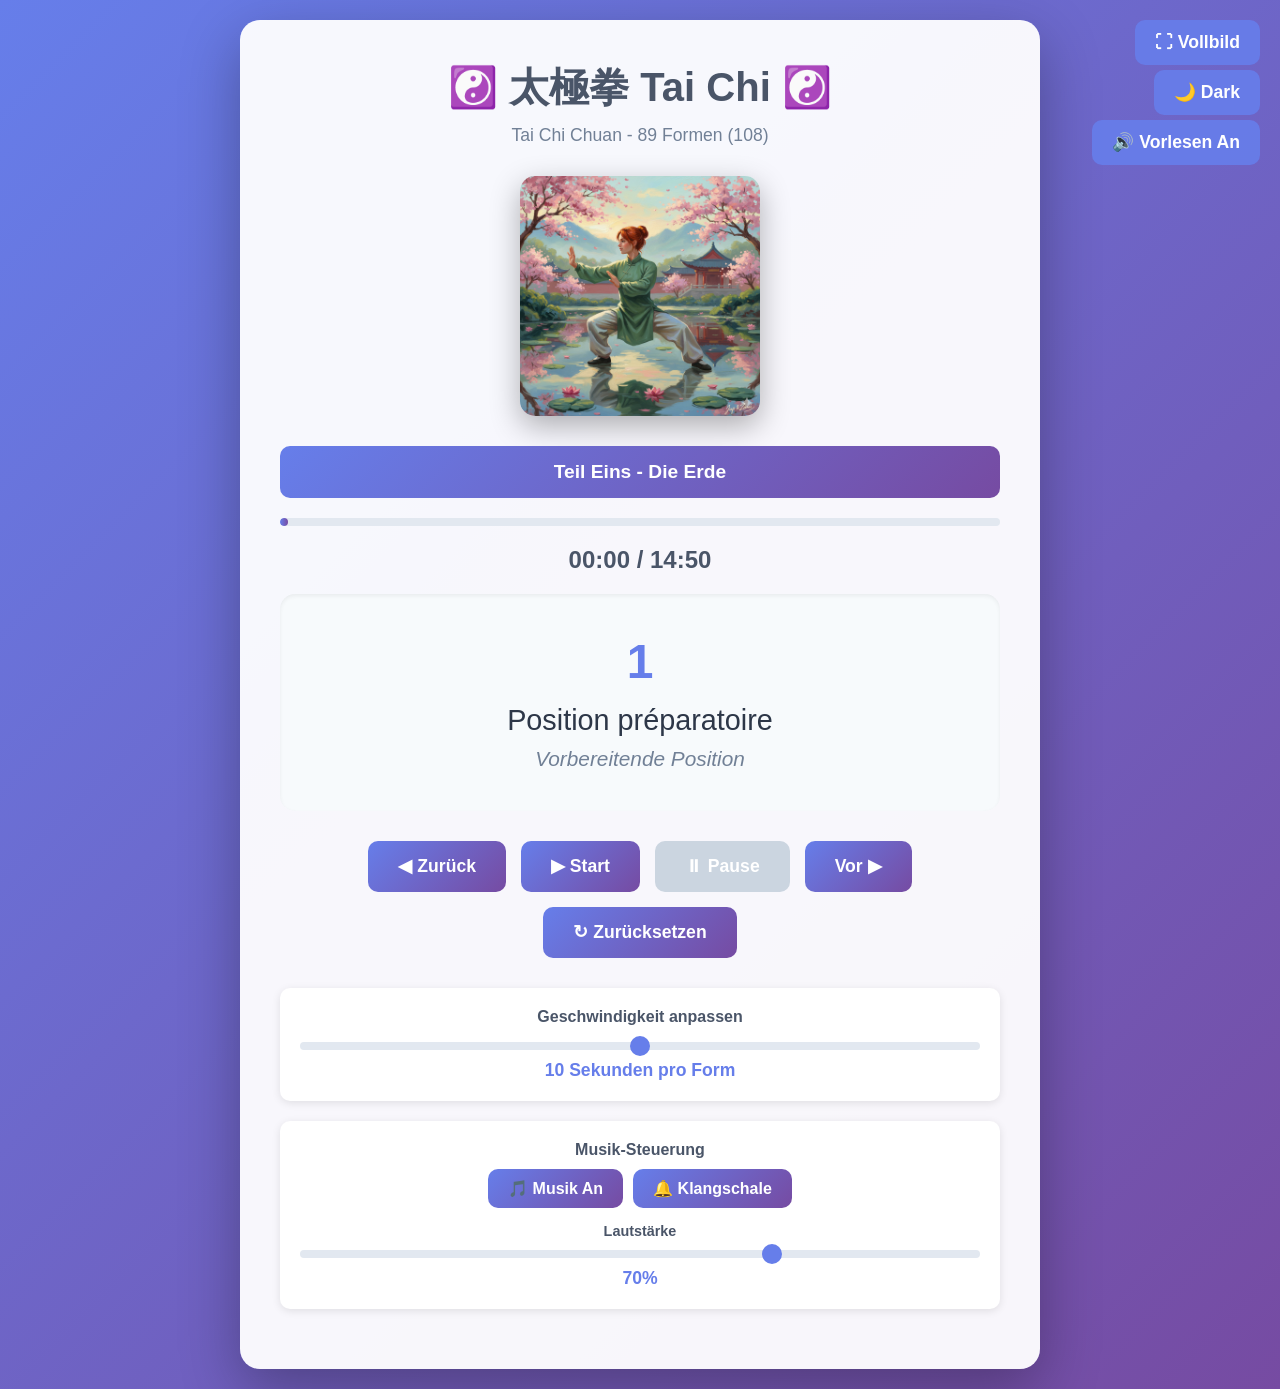
<file: taichi_practice.html>
<!DOCTYPE html>
<html lang="de">
<head>
    <meta charset="UTF-8">
    <meta name="viewport" content="width=device-width, initial-scale=1.0">
    <title>Tai Chi Chuan - 108 ☯️</title>
    <link rel="icon" type="image/x-icon" href="favicon.png">
    <style>
        * {
            margin: 0;
            padding: 0;
            box-sizing: border-box;
        }

        body {
            font-family: 'Segoe UI', Tahoma, Geneva, Verdana, sans-serif;
            background: linear-gradient(135deg, #667eea 0%, #764ba2 100%);
            min-height: 100vh;
            display: flex;
            justify-content: center;
            align-items: center;
            padding: 20px;
            transition: all 0.3s;
        }

        body.dark {
            background: linear-gradient(135deg, #1a202c 0%, #2d3748 100%);
        }

        body.fullscreen {
            padding: 0;
        }

        .container {
            background: rgba(255, 255, 255, 0.95);
            border-radius: 20px;
            box-shadow: 0 20px 60px rgba(0, 0, 0, 0.3);
            max-width: 800px;
            width: 100%;
            padding: 40px;
            transition: all 0.3s;
        }

        .container.dark {
            background: rgba(45, 55, 72, 0.95);
            color: #e2e8f0;
        }

        .container.fullscreen {
            max-width: 100%;
            height: 100vh;
            border-radius: 0;
            padding: 20px;
            display: flex;
            flex-direction: column;
        }

        h1 {
            text-align: center;
            color: #4a5568;
            margin-bottom: 10px;
            font-size: 2.5em;
            transition: color 0.3s;
        }

        .container.dark h1 {
            color: #e2e8f0;
        }

        .subtitle {
            text-align: center;
            color: #718096;
            margin-bottom: 30px;
            font-size: 1.1em;
            transition: color 0.3s;
        }

        .container.dark .subtitle {
            color: #cbd5e0;
        }

        .header-image {
            display: block;
            margin: 0 auto 30px;
            width: 33.33%;
            max-width: 300px;
            height: auto;
            border-radius: 15px;
            box-shadow: 0 10px 30px rgba(0, 0, 0, 0.3);
            transition: all 0.3s;
        }

        .container.dark .header-image {
            box-shadow: 0 10px 30px rgba(0, 0, 0, 0.6);
        }

        .current-section {
            text-align: center;
            background: linear-gradient(135deg, #667eea 0%, #764ba2 100%);
            color: white;
            padding: 15px;
            border-radius: 10px;
            margin-bottom: 20px;
            font-size: 1.2em;
            font-weight: bold;
            transition: background 0.3s;
        }

        .container.dark .current-section {
            background: linear-gradient(135deg, #4c51bf 0%, #553c9a 100%);
        }

        .form-display {
            background: #f7fafc;
            border-radius: 15px;
            padding: 40px;
            margin-bottom: 30px;
            min-height: 200px;
            display: flex;
            flex-direction: column;
            justify-content: center;
            align-items: center;
            box-shadow: inset 0 2px 4px rgba(0, 0, 0, 0.06);
            transition: all 0.3s;
        }

        .container.fullscreen .form-display {
            flex: 1;
            min-height: auto;
            font-size: 1.5em;
        }

        .container.fullscreen .form-number {
            font-size: 5em;
        }

        .container.fullscreen .form-name {
            font-size: 2.5em;
        }

        .container.fullscreen .form-name-de {
            font-size: 2em;
        }

        .form-number {
            font-size: 3em;
            color: #667eea;
            font-weight: bold;
            margin-bottom: 15px;
        }

        .form-name {
            font-size: 1.8em;
            color: #2d3748;
            text-align: center;
            margin-bottom: 10px;
        }

        .form-name-de {
            font-size: 1.3em;
            color: #718096;
            text-align: center;
            font-style: italic;
        }

        .controls {
            display: flex;
            gap: 15px;
            justify-content: center;
            margin-bottom: 30px;
            flex-wrap: wrap;
        }

        button {
            background: linear-gradient(135deg, #667eea 0%, #764ba2 100%);
            color: white;
            border: none;
            padding: 15px 30px;
            border-radius: 10px;
            font-size: 1.1em;
            cursor: pointer;
            transition: transform 0.2s, box-shadow 0.2s;
            font-weight: 600;
        }

        button:hover {
            transform: translateY(-2px);
            box-shadow: 0 10px 20px rgba(102, 126, 234, 0.4);
        }

        button:active {
            transform: translateY(0);
        }

        button:disabled {
            background: #cbd5e0;
            cursor: not-allowed;
            transform: none;
        }

        .speed-control {
            background: white;
            padding: 20px;
            border-radius: 10px;
            box-shadow: 0 2px 8px rgba(0, 0, 0, 0.1);
            margin-bottom: 20px;
        }

        .music-control {
            background: white;
            padding: 20px;
            border-radius: 10px;
            box-shadow: 0 2px 8px rgba(0, 0, 0, 0.1);
            margin-bottom: 20px;
        }

        .music-buttons {
            display: flex;
            gap: 10px;
            justify-content: center;
            margin-bottom: 15px;
        }

        .music-btn {
            padding: 10px 20px;
            font-size: 1em;
        }

        .fullscreen-btn {
            position: fixed;
            top: 20px;
            right: 20px;
            background: rgba(102, 126, 234, 0.9);
            color: white;
            border: none;
            padding: 12px 20px;
            border-radius: 10px;
            font-size: 1.1em;
            cursor: pointer;
            z-index: 1000;
            transition: all 0.2s;
        }

        .fullscreen-btn:hover {
            background: rgba(118, 75, 162, 0.9);
            transform: scale(1.05);
        }

        .theme-btn {
            position: fixed;
            top: 70px;
            right: 20px;
            background: rgba(102, 126, 234, 0.9);
            color: white;
            border: none;
            padding: 12px 20px;
            border-radius: 10px;
            font-size: 1.1em;
            cursor: pointer;
            z-index: 1000;
            transition: all 0.2s;
        }

        .theme-btn:hover {
            background: rgba(118, 75, 162, 0.9);
            transform: scale(1.05);
        }

        .voice-btn {
            position: fixed;
            top: 120px;
            right: 20px;
            background: rgba(102, 126, 234, 0.9);
            color: white;
            border: none;
            padding: 12px 20px;
            border-radius: 10px;
            font-size: 1.1em;
            cursor: pointer;
            z-index: 1000;
            transition: all 0.2s;
        }

        .voice-btn:hover {
            background: rgba(118, 75, 162, 0.9);
            transform: scale(1.05);
        }

        .voice-btn.active {
            background: linear-gradient(135deg, #48bb78 0%, #38a169 100%);
        }

        .settings-panel {
            transition: all 0.3s;
        }

        .container.fullscreen .settings-panel {
            display: grid;
            grid-template-columns: 1fr 1fr;
            gap: 20px;
        }

        .speed-label {
            display: block;
            margin-bottom: 10px;
            color: #4a5568;
            font-weight: 600;
            text-align: center;
        }

        .speed-slider {
            width: 100%;
            margin-bottom: 10px;
        }

        .speed-value {
            text-align: center;
            color: #667eea;
            font-weight: bold;
            font-size: 1.1em;
        }

        .progress-bar {
            width: 100%;
            height: 8px;
            background: #e2e8f0;
            border-radius: 4px;
            overflow: hidden;
            margin-bottom: 20px;
        }

        .progress-fill {
            height: 100%;
            background: linear-gradient(90deg, #667eea 0%, #764ba2 100%);
            transition: width 0.3s;
            border-radius: 4px;
        }

        .timer {
            text-align: center;
            font-size: 1.5em;
            color: #4a5568;
            margin-bottom: 20px;
            font-weight: 600;
        }

        input[type="range"] {
            -webkit-appearance: none;
            appearance: none;
            height: 8px;
            background: #e2e8f0;
            border-radius: 4px;
            outline: none;
        }

        input[type="range"]::-webkit-slider-thumb {
            -webkit-appearance: none;
            appearance: none;
            width: 20px;
            height: 20px;
            background: #667eea;
            cursor: pointer;
            border-radius: 50%;
        }

        input[type="range"]::-moz-range-thumb {
            width: 20px;
            height: 20px;
            background: #667eea;
            cursor: pointer;
            border-radius: 50%;
            border: none;
        }

        @media (max-width: 600px) {
            .container {
                padding: 20px;
            }

            h1 {
                font-size: 1.8em;
            }

            .form-number {
                font-size: 2em;
            }

            .form-name {
                font-size: 1.3em;
            }
        }
    </style>
</head>
<body>
    <button class="voice-btn" onclick="toggleVoice()" id="voiceBtn">🔊 Vorlesen An</button>
    <button class="theme-btn" onclick="toggleTheme()" id="themeBtn">🌙 Dark</button>
    <button class="fullscreen-btn" onclick="toggleFullscreen()" id="fullscreenBtn">⛶ Vollbild</button>
    
    <div class="container" id="container">
        
        <h1>☯️ 太極拳 Tai Chi ☯️</h1>
        <div class="subtitle">Tai Chi Chuan - 89 Formen (108)</div>

        <img src="zami_übung_Z.png" alt="Zaminia Qigong" class="header-image">

        <div class="current-section" id="section">Teil Eins - Die Erde</div>

        <div class="progress-bar">
            <div class="progress-fill" id="progress"></div>
        </div>

        <div class="timer" id="timer">00:00 / 15:00</div>

        <div class="form-display">
            <div class="form-number" id="formNumber">1</div>
            <div class="form-name" id="formNameFr">Position préparatoire</div>
            <div class="form-name-de" id="formNameDe">Vorbereitende Position</div>
        </div>

        <div class="controls">
            <button id="prevBtn" onclick="previousForm()">◀ Zurück</button>
            <button id="startBtn" onclick="startPractice()">▶ Start</button>
            <button id="pauseBtn" onclick="pausePractice()" disabled>⏸ Pause</button>
            <button id="nextBtn" onclick="nextForm()">Vor ▶</button>
            <button id="resetBtn" onclick="resetPractice()">↻ Zurücksetzen</button>
        </div>

        <div class="settings-panel">
            <div class="speed-control">
                <label class="speed-label">Geschwindigkeit anpassen</label>
                <input type="range" min="5" max="15" value="10" class="speed-slider" id="speedSlider" oninput="updateSpeed()">
                <div class="speed-value" id="speedValue">10 Sekunden pro Form</div>
            </div>

            <div class="music-control">
                <label class="speed-label">Musik-Steuerung</label>
                <div class="music-buttons">
                    <button class="music-btn" id="musicToggle" onclick="toggleMusic()">🎵 Musik An</button>
                    <button class="music-btn" onclick="playBell()">🔔 Klangschale</button>
                </div>
                <label class="speed-label" style="font-size: 0.9em; margin-bottom: 5px;">Lautstärke</label>
                <input type="range" min="0" max="100" value="70" class="speed-slider" id="volumeSlider" oninput="updateVolume()">
                <div class="speed-value" id="volumeValue">70%</div>
            </div>
        </div>
    </div>

    <audio id="bellSound" preload="auto"></audio>
    <audio id="bgMusic" loop preload="auto"></audio>

    <script>
        const forms = [
            {section: "Teil Eins - Die Erde", fr: "Position préparatoire", de: "Vorbereitende Position"},
            {section: "Teil Eins - Die Erde", fr: "Mouvement initial du Taichi Chuan", de: "Erste Tai-Chi-Chuan-Bewegung"},
            {section: "Teil Eins - Die Erde", fr: "Étreindre la queue du Paon", de: "Den Pfauenschwanz umarmen"},
            {section: "Teil Eins - Die Erde", fr: "Simple fouet", de: "Einfache Peitsche"},
            {section: "Teil Eins - Die Erde", fr: "Rapprocher les mains", de: "Hände zusammenführen"},
            {section: "Teil Eins - Die Erde", fr: "La grue blanche déploie ses ailes", de: "Der weiße Kranich breitet seine Flügel aus"},
            {section: "Teil Eins - Die Erde", fr: "Brosser le genou gauche", de: "Das linke Knie streifen"},
            {section: "Teil Eins - Die Erde", fr: "Jouer de la guitare - Pipa", de: "Gitarre spielen - Pipa"},
            {section: "Teil Eins - Die Erde", fr: "Brosser le genou gauche", de: "Das linke Knie streifen"},
            {section: "Teil Eins - Die Erde", fr: "Brosser le genou droit", de: "Das rechte Knie streifen"},
            {section: "Teil Eins - Die Erde", fr: "Brosser le genou gauche", de: "Das linke Knie streifen"},
            {section: "Teil Eins - Die Erde", fr: "Jouer de la guitare", de: "Gitarre spielen"},
            {section: "Teil Eins - Die Erde", fr: "Brosser le genou gauche", de: "Das linke Knie streifen"},
            {section: "Teil Eins - Die Erde", fr: "Pas en avant et coup de poing", de: "Schritt vorwärts und Faustschlag"},
            {section: "Teil Eins - Die Erde", fr: "Reculer et sceller", de: "Schritt zurück und Versiegelung"},
            {section: "Teil Eins - Die Erde", fr: "Croiser les mains", de: "Hände kreuzen"},
            {section: "Teil Zwei - Der Mensch", fr: "Conduire le tigre et retourner à la montagne", de: "Den Tiger treiben und zum Berg zurückkehren"},
            {section: "Teil Zwei - Der Mensch", fr: "Poing sous le coude", de: "Faust unter dem Ellbogen"},
            {section: "Teil Zwei - Der Mensch", fr: "Pas en arrière et repousser le singe (x3)", de: "Schritt zurück und den Affen abwehren (x3)"},
            {section: "Teil Zwei - Der Mensch", fr: "Vol oblique (en diagonale)", de: "Schrägflug (diagonal)"},
            {section: "Teil Zwei - Der Mensch", fr: "Rapprocher les mains", de: "Hände zusammenführen"},
            {section: "Teil Zwei - Der Mensch", fr: "La grue blanche déploie ses ailes", de: "Der weiße Kranich breitet seine Flügel aus"},
            {section: "Teil Zwei - Der Mensch", fr: "Brosser le genou gauche et pousser", de: "Das linke Knie streifen und schieben"},
            {section: "Teil Zwei - Der Mensch", fr: "Aiguille au fond de la mer", de: "Nadel am unteren Ende des Meer"},
            {section: "Teil Zwei - Der Mensch", fr: "Élever les mains et pousser", de: "Hände heben und schieben"},
            {section: "Teil Zwei - Der Mensch", fr: "Poing près de la taille", de: "Faust nahe der Taille"},
            {section: "Teil Zwei - Der Mensch", fr: "Pas en avant et coup de poing", de: "Schritt nach vorn und schlagen"},
            {section: "Teil Zwei - Der Mensch", fr: "Étreindre la queue du Paon", de: "Den Pfauenschwanz umarmen"},
            {section: "Teil Zwei - Der Mensch", fr: "Simple fouet", de: "Einmalige Peitsche"},
            {section: "Teil Zwei - Der Mensch", fr: "Mains Nuages", de: "Hände wie Wolken"},
            {section: "Teil Zwei - Der Mensch", fr: "Simple fouet", de: "Einmalige Peitsche"},
            {section: "Teil Zwei - Der Mensch", fr: "Encourager le cheval", de: "Das Pferd anfeuern"},
            {section: "Teil Zwei - Der Mensch", fr: "Coup de pied à droite", de: "Nach rechts treten"},
            {section: "Teil Zwei - Der Mensch", fr: "Coup de pied à gauche", de: "Nach links treten"},
            {section: "Teil Zwei - Der Mensch", fr: "Demi-tour et coup de pied", de: "Halbe Drehung und Tritt"},
            {section: "Teil Zwei - Der Mensch", fr: "Brosser le genou gauche", de: "Linkes Knie streifen"},
            {section: "Teil Zwei - Der Mensch", fr: "Brosser le genou droit", de: "Rechtes Knie streifen"},
            {section: "Teil Zwei - Der Mensch", fr: "Pas en avant et coup vers le bas", de: "Schritt nach vorn und nach unten treten"},
            {section: "Teil Zwei - Der Mensch", fr: "Poing près de la taille", de: "Faust nahe der Taille"},
            {section: "Teil Zwei - Der Mensch", fr: "Pas en avant et coup de poing", de: "Schritt nach vorn und schlagen"},
            {section: "Teil Zwei - Der Mensch", fr: "Coup de talon droit", de: "Fersentritt rechts"},
            {section: "Teil Zwei - Der Mensch", fr: "Frapper le tigre (à gauche et à droite)", de: "Den Tiger schlagen (links und rechts)"},
            {section: "Teil Zwei - Der Mensch", fr: "Coup de talon droit", de: "Fersentritt rechts"},
            {section: "Teil Zwei - Der Mensch", fr: "Double spire à travers les oreilles", de: "Doppelte Spirale durch die Ohren"},
            {section: "Teil Zwei - Der Mensch", fr: "Coup de talon gauche", de: "Fersentritt links"},
            {section: "Teil Zwei - Der Mensch", fr: "Tourner et coup de pied", de: "Drehen und treten"},
            {section: "Teil Zwei - Der Mensch", fr: "Pas en avant et coup de poing", de: "Schritt nach vorn und schlagen"},
            {section: "Teil Zwei - Der Mensch", fr: "Reculer et sceller", de: "Zurücktreten und abwehren"},
            {section: "Teil Zwei - Der Mensch", fr: "Croiser les mains", de: "Hände verschränken"},
            {section: "Teil Drei - Der Himmel", fr: "Conduire le tigre et retourner à la montagne", de: "Den Tiger zurück zum Berg treiben"},
            {section: "Teil Drei - Der Himmel", fr: "Simple fouet en oblique", de: "Einmalige Peitsche im Winkel"},
            {section: "Teil Drei - Der Himmel", fr: "Séparer la crinière du cheval sauvage (x3)", de: "Die Mähne des Wildpferdes teilen (x3)"},
            {section: "Teil Drei - Der Himmel", fr: "Étreindre la queue du Paon", de: "Den Pfauenschwanz umarmen"},
            {section: "Teil Drei - Der Himmel", fr: "Simple fouet", de: "Einzelner Peitschenhieb"},
            {section: "Teil Drei - Der Himmel", fr: "Belle Dame à la navette", de: "Schöne Dame mit dem Weberschiffchen"},
            {section: "Teil Drei - Der Himmel", fr: "Étreindre la queue du Paon", de: "Den Pfauenschwanz umarmen"},
            {section: "Teil Drei - Der Himmel", fr: "Simple fouet", de: "Einzelner Peitschenhieb"},
            {section: "Teil Drei - Der Himmel", fr: "Mains Nuages", de: "Wolkenhände"},
            {section: "Teil Drei - Der Himmel", fr: "Simple fouet", de: "Einzelner Peitschenhieb"},
            {section: "Teil Drei - Der Himmel", fr: "Simple fouet posture plus basse", de: "Einzelner Peitschenhieb, tiefere Haltung"},
            {section: "Teil Drei - Der Himmel", fr: "Le coq doré sur une patte (et sur l'autre)", de: "Der goldene Hahn auf einem Bein (und dem anderen)"},
            {section: "Teil Drei - Der Himmel", fr: "Pas en arrière et repousser le singe (x3)", de: "Zurücktreten und den Affen wegschieben (x3)"},
            {section: "Teil Drei - Der Himmel", fr: "Vol oblique (en diagonale)", de: "Schrägflug (diagonal)"},
            {section: "Teil Drei - Der Himmel", fr: "Rapprocher les mains", de: "Hände zusammenführen"},
            {section: "Teil Drei - Der Himmel", fr: "La grue blanche déploie ses ailes", de: "Der weiße Kranich breitet seine Flügel aus"},
            {section: "Teil Drei - Der Himmel", fr: "Brosser le genou gauche et pousser", de: "Das linke Knie streifen und schieben"},
            {section: "Teil Drei - Der Himmel", fr: "Aiguille au fond de la mer", de: "Nadel am Meeresgrund"},
            {section: "Teil Drei - Der Himmel", fr: "Élever les bras et pousser", de: "Arme heben und schieben"},
            {section: "Teil Drei - Der Himmel", fr: "Le serpent blanc darde sa langue", de: "Die weiße Schlange züngelt"},
            {section: "Teil Drei - Der Himmel", fr: "Pas en avant et coup de poing", de: "Vorwärtstreten und schlagen"},
            {section: "Teil Drei - Der Himmel", fr: "Étreindre la queue du Paon", de: "Den Pfauenschwanz umarmen"},
            {section: "Teil Drei - Der Himmel", fr: "Simple fouet", de: "Einzelner Peitschenhieb"},
            {section: "Teil Drei - Der Himmel", fr: "Mains Nuages", de: "Wolkenhände"},
            {section: "Teil Drei - Der Himmel", fr: "Simple fouet", de: "Einzelner Peitschenhieb"},
            {section: "Teil Drei - Der Himmel", fr: "Encourager le cheval", de: "Das Pferd ermutigen"},
            {section: "Teil Drei - Der Himmel", fr: "Coup pointé de la paume", de: "Zeigender Handflächenschlag"},
            {section: "Teil Drei - Der Himmel", fr: "Demi-tour et coup de pied croisé", de: "Halbe Drehung und Kreuztritt"},
            {section: "Teil Drei - Der Himmel", fr: "Pas en avant et coup de poing à l'aine", de: "Schritt vorwärts und Tiefschlag"},
            {section: "Teil Drei - Der Himmel", fr: "Étreindre la queue du Paon", de: "Den Pfauenschwanz umarmen"},
            {section: "Teil Drei - Der Himmel", fr: "Simple fouet", de: "Einzelner Peitschenhieb"},
            {section: "Teil Drei - Der Himmel", fr: "Simple fouet posture plus basse", de: "Einzelner Peitschenhieb in tiefer Haltung"},
            {section: "Teil Drei - Der Himmel", fr: "Pas en avant et coup de poing croisé", de: "Schritt vorwärts und Kreuzschlag"},
            {section: "Teil Drei - Der Himmel", fr: "Pas en arrière et chevaucher le tigre", de: "Schritt zurück und den Tiger reiten"},
            {section: "Teil Drei - Der Himmel", fr: "Pivoter, frapper le coup de pied", de: "Drehung, Tritt"},
            {section: "Teil Drei - Der Himmel", fr: "Soulever l'arc et Viser le tigre", de: "Den Bogen heben und auf den Tiger zielen"},
            {section: "Teil Drei - Der Himmel", fr: "Pas en avant et coup de poing", de: "Schritt vorwärts und Schlag"},
            {section: "Teil Drei - Der Himmel", fr: "Reculer et sceller", de: "Schritt zurück und Versiegelung"},
            {section: "Teil Drei - Der Himmel", fr: "Croiser les mains", de: "Hände kreuzen"},
            {section: "Teil Drei - Der Himmel", fr: "Mouvement final du Taichi Chuan", de: "Abschließende Tai-Chi-Chuan-Bewegung"}
        ];

        let currentForm = 0;
        let isRunning = false;
        let isPaused = false;
        let interval;
        let secondsPerForm = 10;
        let totalSeconds = 0;
        let formTimer = 0;
        let musicEnabled = false;
        let voiceEnabled = false;

        const bellSound = document.getElementById('bellSound');
        const bgMusic = document.getElementById('bgMusic');

        bellSound.src = 'Klangschale.mp3';
        bgMusic.src = 'TaiChi.mp3';
        
        bgMusic.volume = 0.7;
        bellSound.volume = 0.7;

        // Audio vorladen
        bellSound.load();
        bgMusic.load();

        function updateDisplay() {
            const form = forms[currentForm];
            document.getElementById('formNumber').textContent = currentForm + 1;
            document.getElementById('formNameFr').textContent = form.fr;
            document.getElementById('formNameDe').textContent = form.de;
            document.getElementById('section').textContent = form.section;
            
            const progress = ((currentForm + 1) / forms.length) * 100;
            document.getElementById('progress').style.width = progress + '%';
            
            updateTimer();
            
            // Vorlesen wenn aktiviert
            if (voiceEnabled && isRunning) {
                speakForm(form);
            }
        }

        function speakForm(form) {
            // Aktuelle Sprachausgabe stoppen
            window.speechSynthesis.cancel();
            
            // Neue Sprachausgabe erstellen
            const text = `Form ${currentForm + 1}. ${form.de}`;
            const utterance = new SpeechSynthesisUtterance(text);
            utterance.lang = 'de-DE';
            utterance.rate = 0.9; // Etwas langsamer für besseres Verständnis
            utterance.pitch = 1;
            utterance.volume = 0.8;
            
            window.speechSynthesis.speak(utterance);
        }

        function updateTimer() {
            const totalMinutes = Math.floor(totalSeconds / 60);
            const totalSecs = totalSeconds % 60;
            const totalDuration = forms.length * secondsPerForm;
            const totalMins = Math.floor(totalDuration / 60);
            const totalSecsRemain = totalDuration % 60;
            
            document.getElementById('timer').textContent = 
                `${String(totalMinutes).padStart(2, '0')}:${String(totalSecs).padStart(2, '0')} / ${String(totalMins).padStart(2, '0')}:${String(totalSecsRemain).padStart(2, '0')}`;
        }

        function startPractice() {
            if (!isRunning) {
                isRunning = true;
                isPaused = false;
                document.getElementById('startBtn').disabled = true;
                document.getElementById('pauseBtn').disabled = false;
                document.getElementById('speedSlider').disabled = true;
                
                if (currentForm === 0 && totalSeconds === 0) {
                    bellSound.play().catch(e => {
                        console.log('Klangschale konnte nicht abgespielt werden:', e);
                        alert('Bitte erlauben Sie Audio-Wiedergabe in Ihrem Browser');
                    });
                    setTimeout(() => {
                        if (musicEnabled) {
                            bgMusic.play().catch(e => {
                                console.log('Hintergrundmusik konnte nicht abgespielt werden:', e);
                            });
                        }
                    }, 2000);
                } else {
                    if (musicEnabled) {
                        bgMusic.play().catch(e => {
                            console.log('Hintergrundmusik konnte nicht abgespielt werden:', e);
                        });
                    }
                }
                
                interval = setInterval(() => {
                    formTimer++;
                    totalSeconds++;
                    updateTimer();
                    
                    if (formTimer >= secondsPerForm) {
                        formTimer = 0;
                        currentForm++;
                        
                        if (currentForm >= forms.length) {
                            endPractice();
                        } else {
                            updateDisplay();
                        }
                    }
                }, 1000);
            }
        }

        function pausePractice() {
            if (isRunning && !isPaused) {
                isPaused = true;
                clearInterval(interval);
                bgMusic.pause();
                window.speechSynthesis.cancel(); // Sprachausgabe stoppen beim Pausieren
                document.getElementById('startBtn').disabled = false;
                document.getElementById('pauseBtn').disabled = true;
            }
        }

        function resetPractice() {
            clearInterval(interval);
            isRunning = false;
            isPaused = false;
            currentForm = 0;
            totalSeconds = 0;
            formTimer = 0;
            
            bgMusic.pause();
            bgMusic.currentTime = 0;
            
            document.getElementById('startBtn').disabled = false;
            document.getElementById('pauseBtn').disabled = true;
            document.getElementById('speedSlider').disabled = false;
            
            updateDisplay();
        }

        function endPractice() {
            clearInterval(interval);
            bgMusic.pause();
            // bellSound.play().catch(e => console.log('Bell sound not available'));
            
            setTimeout(() => {
                alert('Tai Chi Übung abgeschlossen! 🙏');
                resetPractice();
            }, 500);
        }

        function updateSpeed() {
            secondsPerForm = parseInt(document.getElementById('speedSlider').value);
            document.getElementById('speedValue').textContent = secondsPerForm + ' Sekunden pro Form';
            updateTimer();
        }

        function nextForm() {
            if (currentForm < forms.length - 1) {
                currentForm++;
                formTimer = 0;
                updateDisplay();
            }
        }

        function previousForm() {
            if (currentForm > 0) {
                currentForm--;
                formTimer = 0;
                updateDisplay();
            }
        }

        function toggleMusic() {
            musicEnabled = !musicEnabled;
            const btn = document.getElementById('musicToggle');
            
            if (musicEnabled) {
                btn.textContent = '🎵 Musik Aus';
                btn.style.background = 'linear-gradient(135deg, #48bb78 0%, #38a169 100%)';
                if (isRunning && !isPaused) {
                    bgMusic.play().catch(e => {
                        console.log('Hintergrundmusik konnte nicht abgespielt werden:', e);
                        alert('Bitte erlauben Sie Audio-Wiedergabe');
                    });
                }
            } else {
                btn.textContent = '🎵 Musik An';
                btn.style.background = 'linear-gradient(135deg, #667eea 0%, #764ba2 100%)';
                bgMusic.pause();
            }
        }

        function playBell() {
            bellSound.currentTime = 0;
            bellSound.play().catch(e => {
                console.log('Klangschale konnte nicht abgespielt werden:', e);
                alert('Bitte erlauben Sie Audio-Wiedergabe in Ihrem Browser');
            });
        }

        function updateVolume() {
            const volume = parseInt(document.getElementById('volumeSlider').value) / 100;
            bgMusic.volume = volume;
            bellSound.volume = volume;
            document.getElementById('volumeValue').textContent = Math.round(volume * 100) + '%';
        }

        function toggleFullscreen() {
            const container = document.getElementById('container');
            const btn = document.getElementById('fullscreenBtn');
            const body = document.body;
            
            if (!document.fullscreenElement) {
                // In Vollbild gehen
                if (document.documentElement.requestFullscreen) {
                    document.documentElement.requestFullscreen();
                } else if (document.documentElement.webkitRequestFullscreen) {
                    document.documentElement.webkitRequestFullscreen();
                } else if (document.documentElement.msRequestFullscreen) {
                    document.documentElement.msRequestFullscreen();
                }
                container.classList.add('fullscreen');
                body.classList.add('fullscreen');
                btn.textContent = '✕ Vollbild beenden';
            } else {
                // Vollbild beenden
                if (document.exitFullscreen) {
                    document.exitFullscreen();
                } else if (document.webkitExitFullscreen) {
                    document.webkitExitFullscreen();
                } else if (document.msExitFullscreen) {
                    document.msExitFullscreen();
                }
                container.classList.remove('fullscreen');
                body.classList.remove('fullscreen');
                btn.textContent = '⛶ Vollbild';
            }
        }

        // Vollbild-Status überwachen
        document.addEventListener('fullscreenchange', function() {
            const container = document.getElementById('container');
            const btn = document.getElementById('fullscreenBtn');
            const body = document.body;
            
            if (!document.fullscreenElement) {
                container.classList.remove('fullscreen');
                body.classList.remove('fullscreen');
                btn.textContent = '⛶ Vollbild';
            }
        });

        function toggleTheme() {
            const container = document.getElementById('container');
            const body = document.body;
            const btn = document.getElementById('themeBtn');
            
            if (container.classList.contains('dark')) {
                container.classList.remove('dark');
                body.classList.remove('dark');
                btn.textContent = '🌙 Dark';
                localStorage.setItem('theme', 'light');
            } else {
                container.classList.add('dark');
                body.classList.add('dark');
                btn.textContent = '☀️ Light';
                localStorage.setItem('theme', 'dark');
            }
        }

        function toggleVoice() {
            voiceEnabled = !voiceEnabled;
            const btn = document.getElementById('voiceBtn');
            
            if (voiceEnabled) {
                btn.textContent = '🔊 Vorlesen Aus';
                btn.classList.add('active');
                localStorage.setItem('voice', 'enabled');
                
                // Teste Sprachausgabe
                if (!isRunning) {
                    const testUtterance = new SpeechSynthesisUtterance('Vorlesen aktiviert');
                    testUtterance.lang = 'de-DE';
                    testUtterance.rate = 0.9;
                    window.speechSynthesis.speak(testUtterance);
                }
            } else {
                btn.textContent = '🔊 Vorlesen An';
                btn.classList.remove('active');
                localStorage.setItem('voice', 'disabled');
                window.speechSynthesis.cancel();
            }
        }

        // Theme beim Laden wiederherstellen
        window.addEventListener('load', function() {
            const savedTheme = localStorage.getItem('theme');
            if (savedTheme === 'dark') {
                document.getElementById('container').classList.add('dark');
                document.body.classList.add('dark');
                document.getElementById('themeBtn').textContent = '☀️ Light';
            }
            
            const savedVoice = localStorage.getItem('voice');
            if (savedVoice === 'enabled') {
                voiceEnabled = true;
                document.getElementById('voiceBtn').textContent = '🔊 Vorlesen Aus';
                document.getElementById('voiceBtn').classList.add('active');
            }
        });

        // Initialisierung
        updateDisplay();
    </script>
</body>
</html>
</file>
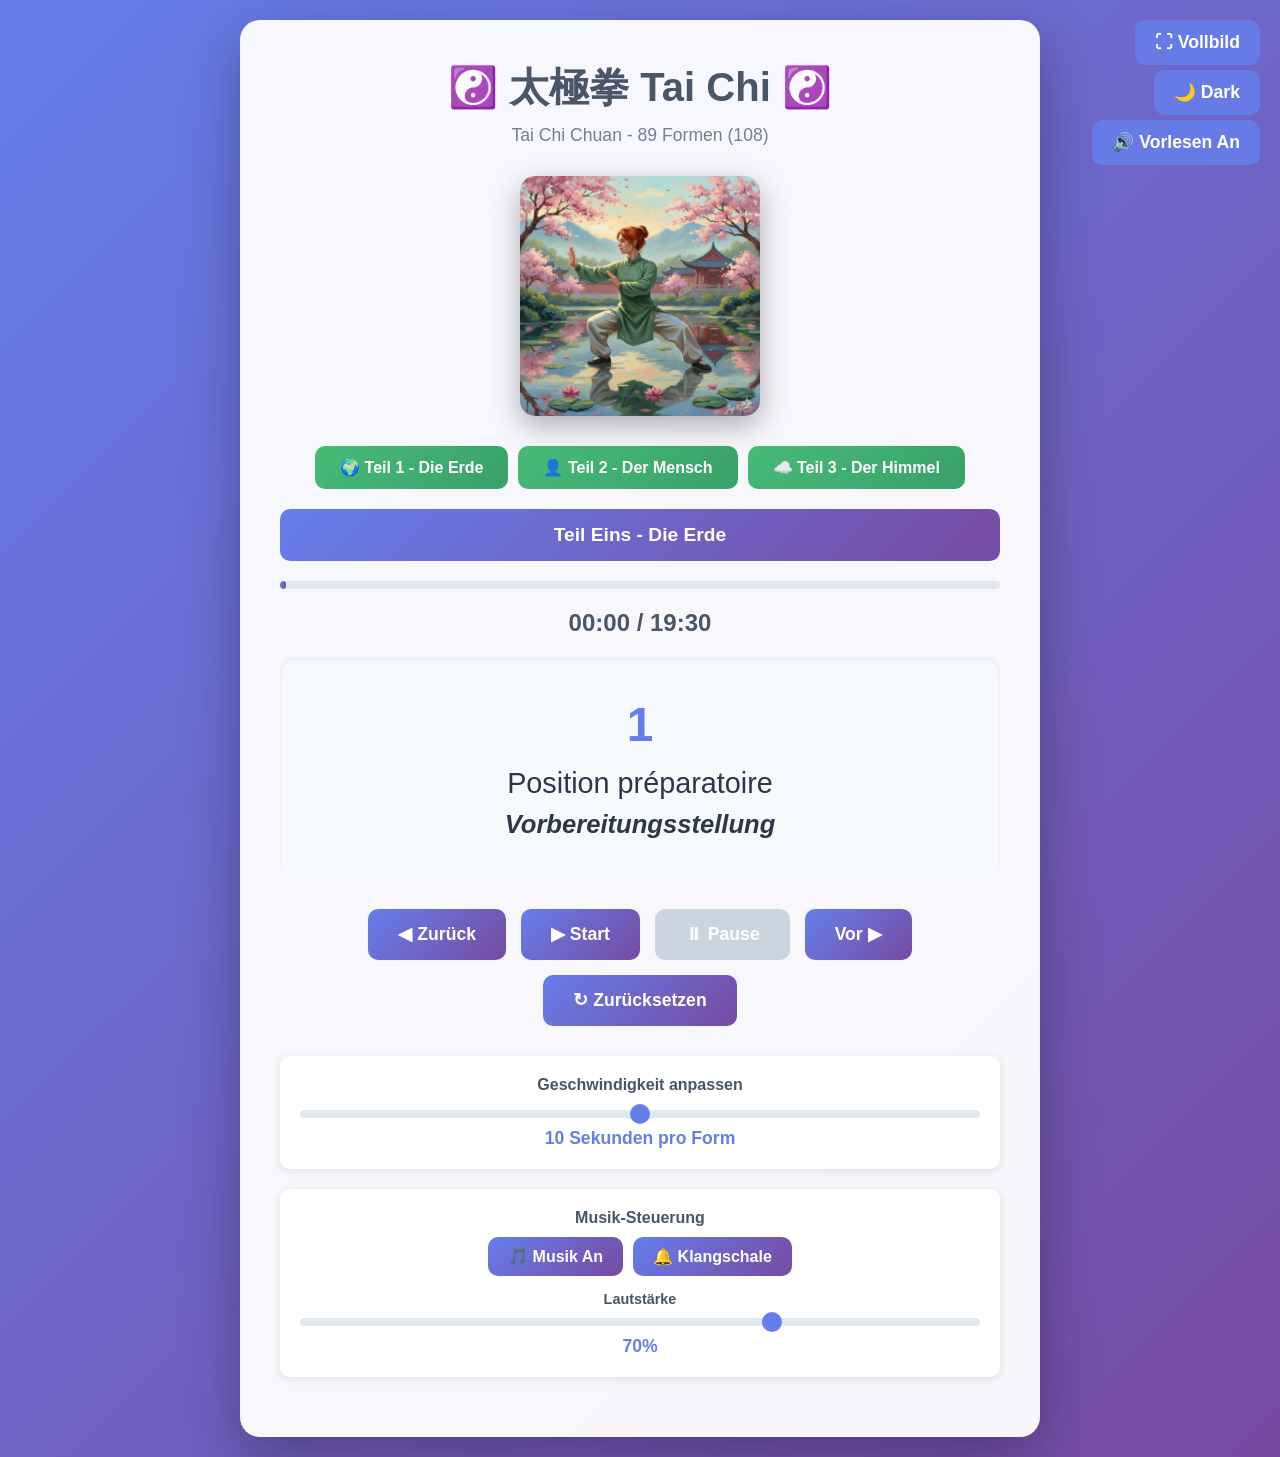
<file: taichi_practice108.html>
<!DOCTYPE html>
<html lang="de">
<head>
    <meta charset="UTF-8">
    <meta name="viewport" content="width=device-width, initial-scale=1.0">
    <title>Tai Chi Chuan - 108 ☯️</title>
    <link rel="icon" type="image/x-icon" href="favicon.png">
    <style>
        * {
            margin: 0;
            padding: 0;
            box-sizing: border-box;
        }

        body {
            font-family: 'Segoe UI', Tahoma, Geneva, Verdana, sans-serif;
            background: linear-gradient(135deg, #667eea 0%, #764ba2 100%);
            min-height: 100vh;
            display: flex;
            justify-content: center;
            align-items: center;
            padding: 20px;
            transition: all 0.3s;
        }

        body.dark {
            background: linear-gradient(135deg, #1a202c 0%, #2d3748 100%);
        }

        body.fullscreen {
            padding: 0;
        }

        .container {
            background: rgba(255, 255, 255, 0.95);
            border-radius: 20px;
            box-shadow: 0 20px 60px rgba(0, 0, 0, 0.3);
            max-width: 800px;
            width: 100%;
            padding: 40px;
            transition: all 0.3s;
        }

        .container.dark {
            background: rgba(45, 55, 72, 0.95);
            color: #e2e8f0;
        }

        .container.fullscreen {
            max-width: 100%;
            height: 100vh;
            border-radius: 0;
            padding: 20px;
            display: flex;
            flex-direction: column;
        }

        h1 {
            text-align: center;
            color: #4a5568;
            margin-bottom: 10px;
            font-size: 2.5em;
            transition: color 0.3s;
        }

        .container.dark h1 {
            color: #e2e8f0;
        }

        .subtitle {
            text-align: center;
            color: #718096;
            margin-bottom: 30px;
            font-size: 1.1em;
            transition: color 0.3s;
        }

        .container.dark .subtitle {
            color: #cbd5e0;
        }

        .header-image {
            display: block;
            margin: 0 auto 30px;
            width: 33.33%;
            max-width: 300px;
            height: auto;
            border-radius: 15px;
            box-shadow: 0 10px 30px rgba(0, 0, 0, 0.3);
            transition: all 0.3s;
        }

        .container.dark .header-image {
            box-shadow: 0 10px 30px rgba(0, 0, 0, 0.6);
        }

        .current-section {
            text-align: center;
            background: linear-gradient(135deg, #667eea 0%, #764ba2 100%);
            color: white;
            padding: 15px;
            border-radius: 10px;
            margin-bottom: 20px;
            font-size: 1.2em;
            font-weight: bold;
            transition: background 0.3s;
        }

        .container.dark .current-section {
            background: linear-gradient(135deg, #4c51bf 0%, #553c9a 100%);
        }

        .form-display {
            background: #f7fafc;
            border-radius: 15px;
            padding: 40px;
            margin-bottom: 30px;
            min-height: 200px;
            display: flex;
            flex-direction: column;
            justify-content: center;
            align-items: center;
            box-shadow: inset 0 2px 4px rgba(0, 0, 0, 0.06);
            transition: all 0.3s;
        }

        .container.fullscreen .form-display {
            flex: 1;
            min-height: auto;
            font-size: 1.5em;
        }

        .container.fullscreen .form-number {
            font-size: 5em;
        }

        .container.fullscreen .form-name {
            font-size: 2.5em;
        }

        .container.fullscreen .form-name-de {
            font-size: 2em;
        }

        .form-number {
            font-size: 3em;
            color: #667eea;
            font-weight: bold;
            margin-bottom: 15px;
        }

        .form-name {
            font-size: 1.8em;
            color: #2d3748;
            text-align: center;
            margin-bottom: 10px;
        }

        .form-name-de {
            font-size: 1.6em;           /* Größe */
            color: #2d3748;             /* Farbe (grau) */
            text-align: center;         /* Zentrierung */
            font-weight: bold;
            font-style: italic;         /* Kursiv */
            transition: color 0.3s;     /* font-family: 'Georgia', serif;  text-transform: uppercase; */
        }

        .controls {
            display: flex;
            gap: 15px;
            justify-content: center;
            margin-bottom: 30px;
            flex-wrap: wrap;
        }

        .section-navigation {
            display: flex;
            gap: 10px;
            justify-content: center;
            margin-bottom: 20px;
            flex-wrap: wrap;
        }

        .section-btn {
            background: linear-gradient(135deg, #48bb78 0%, #38a169 100%);
            color: white;
            border: none;
            padding: 12px 25px;
            border-radius: 10px;
            font-size: 1em;
            cursor: pointer;
            transition: transform 0.2s, box-shadow 0.2s;
            font-weight: 600;
        }

        .section-btn:hover {
            transform: translateY(-2px);
            box-shadow: 0 10px 20px rgba(72, 187, 120, 0.4);
        }

        .section-btn:active {
            transform: translateY(0);
        }

        button {
            background: linear-gradient(135deg, #667eea 0%, #764ba2 100%);
            color: white;
            border: none;
            padding: 15px 30px;
            border-radius: 10px;
            font-size: 1.1em;
            cursor: pointer;
            transition: transform 0.2s, box-shadow 0.2s;
            font-weight: 600;
        }

        button:hover {
            transform: translateY(-2px);
            box-shadow: 0 10px 20px rgba(102, 126, 234, 0.4);
        }

        button:active {
            transform: translateY(0);
        }

        button:disabled {
            background: #cbd5e0;
            cursor: not-allowed;
            transform: none;
        }

        .speed-control {
            background: white;
            padding: 20px;
            border-radius: 10px;
            box-shadow: 0 2px 8px rgba(0, 0, 0, 0.1);
            margin-bottom: 20px;
        }

        .music-control {
            background: white;
            padding: 20px;
            border-radius: 10px;
            box-shadow: 0 2px 8px rgba(0, 0, 0, 0.1);
            margin-bottom: 20px;
        }

        .music-buttons {
            display: flex;
            gap: 10px;
            justify-content: center;
            margin-bottom: 15px;
        }

        .music-btn {
            padding: 10px 20px;
            font-size: 1em;
        }

        .fullscreen-btn {
            position: fixed;
            top: 20px;
            right: 20px;
            background: rgba(102, 126, 234, 0.9);
            color: white;
            border: none;
            padding: 12px 20px;
            border-radius: 10px;
            font-size: 1.1em;
            cursor: pointer;
            z-index: 1000;
            transition: all 0.2s;
        }

        .fullscreen-btn:hover {
            background: rgba(118, 75, 162, 0.9);
            transform: scale(1.05);
        }

        .theme-btn {
            position: fixed;
            top: 70px;
            right: 20px;
            background: rgba(102, 126, 234, 0.9);
            color: white;
            border: none;
            padding: 12px 20px;
            border-radius: 10px;
            font-size: 1.1em;
            cursor: pointer;
            z-index: 1000;
            transition: all 0.2s;
        }

        .theme-btn:hover {
            background: rgba(118, 75, 162, 0.9);
            transform: scale(1.05);
        }

        .voice-btn {
            position: fixed;
            top: 120px;
            right: 20px;
            background: rgba(102, 126, 234, 0.9);
            color: white;
            border: none;
            padding: 12px 20px;
            border-radius: 10px;
            font-size: 1.1em;
            cursor: pointer;
            z-index: 1000;
            transition: all 0.2s;
        }

        .voice-btn:hover {
            background: rgba(118, 75, 162, 0.9);
            transform: scale(1.05);
        }

        .voice-btn.active {
            background: linear-gradient(135deg, #48bb78 0%, #38a169 100%);
        }

        .settings-panel {
            transition: all 0.3s;
        }

        .container.fullscreen .settings-panel {
            display: grid;
            grid-template-columns: 1fr 1fr;
            gap: 20px;
        }

        .speed-label {
            display: block;
            margin-bottom: 10px;
            color: #4a5568;
            font-weight: 600;
            text-align: center;
        }

        .speed-slider {
            width: 100%;
            margin-bottom: 10px;
        }

        .speed-value {
            text-align: center;
            color: #667eea;
            font-weight: bold;
            font-size: 1.1em;
        }

        .progress-bar {
            width: 100%;
            height: 8px;
            background: #e2e8f0;
            border-radius: 4px;
            overflow: hidden;
            margin-bottom: 20px;
        }

        .progress-fill {
            height: 100%;
            background: linear-gradient(90deg, #667eea 0%, #764ba2 100%);
            transition: width 0.3s;
            border-radius: 4px;
        }

        .timer {
            text-align: center;
            font-size: 1.5em;
            color: #4a5568;
            margin-bottom: 20px;
            font-weight: 600;
        }

        input[type="range"] {
            -webkit-appearance: none;
            appearance: none;
            height: 8px;
            background: #e2e8f0;
            border-radius: 4px;
            outline: none;
        }

        input[type="range"]::-webkit-slider-thumb {
            -webkit-appearance: none;
            appearance: none;
            width: 20px;
            height: 20px;
            background: #667eea;
            cursor: pointer;
            border-radius: 50%;
        }

        input[type="range"]::-moz-range-thumb {
            width: 20px;
            height: 20px;
            background: #667eea;
            cursor: pointer;
            border-radius: 50%;
            border: none;
        }

        @media (max-width: 600px) {
            .container {
                padding: 20px;
            }

            h1 {
                font-size: 1.8em;
            }

            .form-number {
                font-size: 2em;
            }

            .form-name {
                font-size: 1.3em;
            }
        }
    </style>
</head>
<body>
    <button class="voice-btn" onclick="toggleVoice()" id="voiceBtn">🔊 Vorlesen An</button>
    <button class="theme-btn" onclick="toggleTheme()" id="themeBtn">🌙 Dark</button>
    <button class="fullscreen-btn" onclick="toggleFullscreen()" id="fullscreenBtn">⛶ Vollbild</button>
    
    <div class="container" id="container">
        
        <h1>☯️ 太極拳 Tai Chi ☯️</h1>
        <div class="subtitle">Tai Chi Chuan - 89 Formen (108)</div>

        <img src="zami_übung_Z.png" alt="Zaminia Qigong" class="header-image">

         <div class="section-navigation">
            <button class="section-btn" onclick="jumpToSection(1)">🌍 Teil 1 - Die Erde</button>
            <button class="section-btn" onclick="jumpToSection(2)">👤 Teil 2 - Der Mensch</button>
            <button class="section-btn" onclick="jumpToSection(3)">☁️ Teil 3 - Der Himmel</button>
        </div>

        <div class="current-section" id="section">Teil Eins - Die Erde</div>

        <div class="progress-bar">
            <div class="progress-fill" id="progress"></div>
        </div>

        <div class="timer" id="timer">00:00 / 15:00</div>

        <div class="form-display">
            <div class="form-number" id="formNumber">1</div>
            <div class="form-name" id="formNameFr">Position préparatoire</div>
            <div class="form-name-de" id="formNameDe">Vorbereitende Position</div>
        </div>

        <div class="controls">
            <button id="prevBtn" onclick="previousForm()">◀ Zurück</button>
            <button id="startBtn" onclick="startPractice()">▶ Start</button>
            <button id="pauseBtn" onclick="pausePractice()" disabled>⏸ Pause</button>
            <button id="nextBtn" onclick="nextForm()">Vor ▶</button>
            <button id="resetBtn" onclick="resetPractice()">↻ Zurücksetzen</button>
        </div>

        <div class="settings-panel">
            <div class="speed-control">
                <label class="speed-label">Geschwindigkeit anpassen</label>
                <input type="range" min="5" max="15" value="10" class="speed-slider" id="speedSlider" oninput="updateSpeed()">
                <div class="speed-value" id="speedValue">10 Sekunden pro Form</div>
            </div>

            <div class="music-control">
                <label class="speed-label">Musik-Steuerung</label>
                <div class="music-buttons">
                    <button class="music-btn" id="musicToggle" onclick="toggleMusic()">🎵 Musik An</button>
                    <button class="music-btn" onclick="playBell()">🔔 Klangschale</button>
                </div>
                <label class="speed-label" style="font-size: 0.9em; margin-bottom: 5px;">Lautstärke</label>
                <input type="range" min="0" max="100" value="70" class="speed-slider" id="volumeSlider" oninput="updateVolume()">
                <div class="speed-value" id="volumeValue">70%</div>
            </div>
        </div>
    </div>

    <audio id="bellSound" preload="auto"></audio>
    <audio id="bgMusic" loop preload="auto"></audio>

    <script>
        const forms89 = [
            {section: "Teil Eins - Die Erde", fr: "Position préparatoire", de: "Vorbereitende Position"},
            {section: "Teil Eins - Die Erde", fr: "Mouvement initial du Taichi Chuan", de: "Erste Tai-Chi-Chuan-Bewegung"},
            {section: "Teil Eins - Die Erde", fr: "Étreindre la queue du Paon", de: "Den Pfauenschwanz umarmen"},
            {section: "Teil Eins - Die Erde", fr: "Simple fouet", de: "Einfache Peitsche"},
            {section: "Teil Eins - Die Erde", fr: "Rapprocher les mains", de: "Hände zusammenführen"},
            {section: "Teil Eins - Die Erde", fr: "La grue blanche déploie ses ailes", de: "Der weiße Kranich breitet seine Flügel aus"},
            {section: "Teil Eins - Die Erde", fr: "Brosser le genou gauche", de: "Das linke Knie streifen"},
            {section: "Teil Eins - Die Erde", fr: "Jouer de la guitare - Pipa", de: "Gitarre spielen - Pipa"},
            {section: "Teil Eins - Die Erde", fr: "Brosser le genou gauche", de: "Das linke Knie streifen"},
            {section: "Teil Eins - Die Erde", fr: "Brosser le genou droit", de: "Das rechte Knie streifen"},
            {section: "Teil Eins - Die Erde", fr: "Brosser le genou gauche", de: "Das linke Knie streifen"},
            {section: "Teil Eins - Die Erde", fr: "Jouer de la guitare - Pipa", de: "Gitarre spielen - Pipa"},
            {section: "Teil Eins - Die Erde", fr: "Brosser le genou gauche", de: "Das linke Knie streifen"},
            {section: "Teil Eins - Die Erde", fr: "Pas en avant et coup de poing", de: "Schritt vorwärts und Faustschlag"},
            {section: "Teil Eins - Die Erde", fr: "Reculer et sceller", de: "Schritt zurück und Versiegelung"},
            {section: "Teil Eins - Die Erde", fr: "Croiser les mains", de: "Hände kreuzen"},
            {section: "Teil Zwei - Der Mensch", fr: "Conduire le tigre et retourner à la montagne", de: "Den Tiger treiben und zum Berg zurückkehren"},
            {section: "Teil Zwei - Der Mensch", fr: "Poing sous le coude", de: "Faust unter dem Ellbogen"},
            {section: "Teil Zwei - Der Mensch", fr: "Pas en arrière et repousser le singe (x3)", de: "Schritt zurück und den Affen abwehren (x3)"},
            {section: "Teil Zwei - Der Mensch", fr: "Vol oblique (en diagonale)", de: "Schrägflug (diagonal)"},
            {section: "Teil Zwei - Der Mensch", fr: "Rapprocher les mains", de: "Hände zusammenführen"},
            {section: "Teil Zwei - Der Mensch", fr: "La grue blanche déploie ses ailes", de: "Der weiße Kranich breitet seine Flügel aus"},
            {section: "Teil Zwei - Der Mensch", fr: "Brosser le genou gauche et pousser", de: "Das linke Knie streifen und schieben"},
            {section: "Teil Zwei - Der Mensch", fr: "Aiguille au fond de la mer", de: "Nadel am unteren Ende des Meer"},
            {section: "Teil Zwei - Der Mensch", fr: "Élever les mains et pousser", de: "Hände heben und schieben"},
            {section: "Teil Zwei - Der Mensch", fr: "Poing près de la taille", de: "Faust nahe der Taille"},
            {section: "Teil Zwei - Der Mensch", fr: "Pas en avant et coup de poing", de: "Schritt nach vorn und schlagen"},
            {section: "Teil Zwei - Der Mensch", fr: "Étreindre la queue du Paon", de: "Den Pfauenschwanz umarmen"},
            {section: "Teil Zwei - Der Mensch", fr: "Simple fouet", de: "Einmalige Peitsche"},
            {section: "Teil Zwei - Der Mensch", fr: "Mains Nuages", de: "Hände wie Wolken"},
            {section: "Teil Zwei - Der Mensch", fr: "Simple fouet", de: "Einmalige Peitsche"},
            {section: "Teil Zwei - Der Mensch", fr: "Encourager le cheval", de: "Das Pferd anfeuern"},
            {section: "Teil Zwei - Der Mensch", fr: "Coup de pied à droite", de: "Nach rechts treten"},
            {section: "Teil Zwei - Der Mensch", fr: "Coup de pied à gauche", de: "Nach links treten"},
            {section: "Teil Zwei - Der Mensch", fr: "Demi-tour et coup de pied", de: "Halbe Drehung und Tritt"},
            {section: "Teil Zwei - Der Mensch", fr: "Brosser le genou gauche", de: "Linkes Knie streifen"},
            {section: "Teil Zwei - Der Mensch", fr: "Brosser le genou droit", de: "Rechtes Knie streifen"},
            {section: "Teil Zwei - Der Mensch", fr: "Pas en avant et coup vers le bas", de: "Schritt nach vorn und nach unten treten"},
            {section: "Teil Zwei - Der Mensch", fr: "Poing près de la taille", de: "Faust nahe der Taille"},
            {section: "Teil Zwei - Der Mensch", fr: "Pas en avant et coup de poing", de: "Schritt nach vorn und schlagen"},
            {section: "Teil Zwei - Der Mensch", fr: "Coup de talon droit", de: "Fersentritt rechts"},
            {section: "Teil Zwei - Der Mensch", fr: "Frapper le tigre (à gauche et à droite)", de: "Den Tiger schlagen (links und rechts)"},
            {section: "Teil Zwei - Der Mensch", fr: "Coup de talon droit", de: "Fersentritt rechts"},
            {section: "Teil Zwei - Der Mensch", fr: "Double spire à travers les oreilles", de: "Doppelte Spirale durch die Ohren"},
            {section: "Teil Zwei - Der Mensch", fr: "Coup de talon gauche", de: "Fersentritt links"},
            {section: "Teil Zwei - Der Mensch", fr: "Tourner et coup de pied", de: "Drehen und treten"},
            {section: "Teil Zwei - Der Mensch", fr: "Pas en avant et coup de poing", de: "Schritt nach vorn und schlagen"},
            {section: "Teil Zwei - Der Mensch", fr: "Reculer et sceller", de: "Zurücktreten und abwehren"},
            {section: "Teil Zwei - Der Mensch", fr: "Croiser les mains", de: "Hände verschränken"},
            {section: "Teil Drei - Der Himmel", fr: "Conduire le tigre et retourner à la montagne", de: "Den Tiger zurück zum Berg treiben"},
            {section: "Teil Drei - Der Himmel", fr: "Simple fouet en oblique", de: "Einmalige Peitsche im Winkel"},
            {section: "Teil Drei - Der Himmel", fr: "Séparer la crinière du cheval sauvage (x3)", de: "Die Mähne des Wildpferdes teilen (x3)"},
            {section: "Teil Drei - Der Himmel", fr: "Étreindre la queue du Paon", de: "Den Pfauenschwanz umarmen"},
            {section: "Teil Drei - Der Himmel", fr: "Simple fouet", de: "Einzelner Peitschenhieb"},
            {section: "Teil Drei - Der Himmel", fr: "Belle Dame à la navette", de: "Schöne Dame mit dem Weberschiffchen"},
            {section: "Teil Drei - Der Himmel", fr: "Étreindre la queue du Paon", de: "Den Pfauenschwanz umarmen"},
            {section: "Teil Drei - Der Himmel", fr: "Simple fouet", de: "Einzelner Peitschenhieb"},
            {section: "Teil Drei - Der Himmel", fr: "Mains Nuages", de: "Wolkenhände"},
            {section: "Teil Drei - Der Himmel", fr: "Simple fouet", de: "Einzelner Peitschenhieb"},
            {section: "Teil Drei - Der Himmel", fr: "Simple fouet posture plus basse", de: "Einzelner Peitschenhieb, tiefere Haltung"},
            {section: "Teil Drei - Der Himmel", fr: "Le coq doré sur une patte (et sur l'autre)", de: "Der goldene Hahn auf einem Bein (und dem anderen)"},
            {section: "Teil Drei - Der Himmel", fr: "Pas en arrière et repousser le singe (x3)", de: "Zurücktreten und den Affen wegschieben (x3)"},
            {section: "Teil Drei - Der Himmel", fr: "Vol oblique (en diagonale)", de: "Schrägflug (diagonal)"},
            {section: "Teil Drei - Der Himmel", fr: "Rapprocher les mains", de: "Hände zusammenführen"},
            {section: "Teil Drei - Der Himmel", fr: "La grue blanche déploie ses ailes", de: "Der weiße Kranich breitet seine Flügel aus"},
            {section: "Teil Drei - Der Himmel", fr: "Brosser le genou gauche et pousser", de: "Das linke Knie streifen und schieben"},
            {section: "Teil Drei - Der Himmel", fr: "Aiguille au fond de la mer", de: "Nadel am Meeresgrund"},
            {section: "Teil Drei - Der Himmel", fr: "Élever les bras et pousser", de: "Arme heben und schieben"},
            {section: "Teil Drei - Der Himmel", fr: "Le serpent blanc darde sa langue", de: "Die weiße Schlange züngelt"},
            {section: "Teil Drei - Der Himmel", fr: "Pas en avant et coup de poing", de: "Vorwärtstreten und schlagen"},
            {section: "Teil Drei - Der Himmel", fr: "Étreindre la queue du Paon", de: "Den Pfauenschwanz umarmen"},
            {section: "Teil Drei - Der Himmel", fr: "Simple fouet", de: "Einzelner Peitschenhieb"},
            {section: "Teil Drei - Der Himmel", fr: "Mains Nuages", de: "Wolkenhände"},
            {section: "Teil Drei - Der Himmel", fr: "Simple fouet", de: "Einzelner Peitschenhieb"},
            {section: "Teil Drei - Der Himmel", fr: "Encourager le cheval", de: "Das Pferd ermutigen"},
            {section: "Teil Drei - Der Himmel", fr: "Coup pointé de la paume", de: "Zeigender Handflächenschlag"},
            {section: "Teil Drei - Der Himmel", fr: "Demi-tour et coup de pied croisé", de: "Halbe Drehung und Kreuztritt"},
            {section: "Teil Drei - Der Himmel", fr: "Pas en avant et coup de poing à l'aine", de: "Schritt vorwärts und Tiefschlag"},
            {section: "Teil Drei - Der Himmel", fr: "Étreindre la queue du Paon", de: "Den Pfauenschwanz umarmen"},
            {section: "Teil Drei - Der Himmel", fr: "Simple fouet", de: "Einzelner Peitschenhieb"},
            {section: "Teil Drei - Der Himmel", fr: "Simple fouet posture plus basse", de: "Einzelner Peitschenhieb in tiefer Haltung"},
            {section: "Teil Drei - Der Himmel", fr: "Pas en avant et coup de poing croisé", de: "Schritt vorwärts und Kreuzschlag"},
            {section: "Teil Drei - Der Himmel", fr: "Pas en arrière et chevaucher le tigre", de: "Schritt zurück und den Tiger reiten"},
            {section: "Teil Drei - Der Himmel", fr: "Pivoter, frapper le coup de pied", de: "Drehung, Tritt"},
            {section: "Teil Drei - Der Himmel", fr: "Soulever l'arc et Viser le tigre", de: "Den Bogen heben und auf den Tiger zielen"},
            {section: "Teil Drei - Der Himmel", fr: "Pas en avant et coup de poing", de: "Schritt vorwärts und Schlag"},
            {section: "Teil Drei - Der Himmel", fr: "Reculer et sceller", de: "Schritt zurück und Versiegelung"},
            {section: "Teil Drei - Der Himmel", fr: "Croiser les mains", de: "Hände kreuzen"},
            {section: "Teil Drei - Der Himmel", fr: "Mouvement final du Taichi Chuan", de: "Abschließende Tai-Chi-Chuan-Bewegung"}
        ];

        const forms108b = [
          // Erster Abschnitt – Die Erde
          {section: "Teil Eins - Die Erde", de: "Grundhaltung", fr: "Posture fondamentale"},
          {section: "Teil Eins - Die Erde", de: "Beginn des Tai-Chi", fr: "Ouverture du Tai Chi"},
          {section: "Teil Eins - Die Erde", de: "Den Vogel am Schwanz fassen", fr: "Saisir la queue de l'oiseau"},
          {section: "Teil Eins - Die Erde", de: "Einfache Peitsche", fr: "Simple fouet"},
          {section: "Teil Eins - Die Erde", de: "Die Hände heben", fr: "Elever les mains"},
          {section: "Teil Eins - Die Erde", de: "Der weiße Kranich breitet seine Flügel aus", fr: "La grue blanche étend ses ailes"},
          {section: "Teil Eins - Die Erde", de: "Das Knie streifen und Stoß (links)", fr: "Brosser le genou gauche et pousser"},
          {section: "Teil Eins - Die Erde", de: "Die Pipa spielen", fr: "Jouer du pípá"},
          {section: "Teil Eins - Die Erde", de: "Das Knie streifen und Stoß (links)", fr: "Brosser le genou gauche et pousser"},
          {section: "Teil Eins - Die Erde", de: "Das Knie streifen und Stoß (rechts)", fr: "Brosser le genou droit et pousser"},
          {section: "Teil Eins - Die Erde", de: "Das Knie streifen und Stoß (links)", fr: "Brosser le genou gauche et pousser"},
          {section: "Teil Eins - Die Erde", de: "Die Pipa spielen", fr: "Jouer du pípá"},
          {section: "Teil Eins - Die Erde", de: "Das Knie streifen und Stoß (links)", fr: "Brosser le genou gauche et pousser"},
          {section: "Teil Eins - Die Erde", de: "Schritt vor, abwehren und Fauststoß", fr: "Pas en avant, parer et donner un coup de poing"},
          {section: "Teil Eins - Die Erde", de: "Scheinbarer Verschluss und Stoß", fr: "Fermeture apparente et pousser"},
          {section: "Teil Eins - Die Erde", de: "Die Hände kreuzen", fr: "Croiser les mains"},

          // Zweiter Abschnitt – Der Mensch
          {section: "Teil Zwei - Der Mensch", de: "Den Tiger zum Berg führen", fr: "Mener le tigre à la montagne"},
          {section: "Teil Zwei - Der Mensch", de: "Den Vogel am Schwanz fassen", fr: "Saisir la queue de l'oiseau"},
          {section: "Teil Zwei - Der Mensch", de: "Die Faust unter dem Ellbogen", fr: "Le poing sous le coude"},
          {section: "Teil Zwei - Der Mensch", de: "Rückwärtsgehen und den Affen vertreiben (rechts)", fr: "Reculer et repousser du singe (droite)"},
          {section: "Teil Zwei - Der Mensch", de: "Rückwärtsgehen und den Affen vertreiben (links)", fr: "Reculer et repousser du singe (gauche)"},
          {section: "Teil Zwei - Der Mensch", de: "Rückwärtsgehen und den Affen vertreiben (rechts)", fr: "Reculer et repousser du singe (droite)"},
          {section: "Teil Zwei - Der Mensch", de: "Rückwärtsgehen und den Affen vertreiben (links)", fr: "Reculer et repousser du singe (gauche)"},
          {section: "Teil Zwei - Der Mensch", de: "Rückwärtsgehen und den Affen vertreiben (rechts)", fr: "Reculer et repousser du singe (droite)"},
          {section: "Teil Zwei - Der Mensch", de: "Schräger Flug nach rechts", fr: "Vol oblique vers la droite"},
          {section: "Teil Zwei - Der Mensch", de: "Die Hände heben", fr: "Elever les mains"},
          {section: "Teil Zwei - Der Mensch", de: "Der weiße Kranich entfaltet seine Flügel", fr: "La grue blanche déploie ses ailes"},
          {section: "Teil Zwei - Der Mensch", de: "Das Knie streifen und Stoß (links)", fr: "Brosser le genou gauche et pousser"},
          {section: "Teil Zwei - Der Mensch", de: "Die Nadel im Meeresgrund", fr: "L'aiguille au fond de la mer"},
          {section: "Teil Zwei - Der Mensch", de: "Die Hände wie ein Fächer", fr: "Les mains wie ein Fächer"},
          {section: "Teil Zwei - Der Mensch", de: "Umdrehen und Schlag", fr: "Se retourner et frapper"},
          {section: "Teil Zwei - Der Mensch", de: "Schritt vor, abwehren und Fauststoß", fr: "Pas en avant, parer et donner un coup de poing"},
          {section: "Teil Zwei - Der Mensch", de: "Schräger Flug nach links", fr: "Vol oblique vers la gauche"},
          {section: "Teil Zwei - Der Mensch", de: "Vorrücken und den Vogel am Schwanz fassen", fr: "Avancer et saisir la queue de l'oiseau"},
          {section: "Teil Zwei - Der Mensch", de: "Einfache Peitsche", fr: "Simple fouet"},
          {section: "Teil Zwei - Der Mensch", de: "Wolkenhände", fr: "Les mains comme des nuages"},
          {section: "Teil Zwei - Der Mensch", de: "Einfache Peitsche", fr: "Simple fouet"},
          {section: "Teil Zwei - Der Mensch", de: "Die Mähne des Pferdes streicheln", fr: "Caresser la crinière du cheval"},
          {section: "Teil Zwei - Der Mensch", de: "Trennen und Fußstoß (rechts)", fr: "Séparer et coup de pied à droite"},
          {section: "Teil Zwei - Der Mensch", de: "Trennen und Fußstoß (links)", fr: "Séparer et coup de pied à gauche"},
          {section: "Teil Zwei - Der Mensch", de: "Drehen und Fersenkick (links)", fr: "Tourner et donner un coup du talon gauche"},
          {section: "Teil Zwei - Der Mensch", de: "Das Knie streifen und Stoß (links/rechts)", fr: "Brosser le genou gauche/droit et pousser"},
          {section: "Teil Zwei - Der Mensch", de: "Vorrücken und nach unten schlagen", fr: "Avancer et frapper en bas"},
          {section: "Teil Zwei - Der Mensch", de: "Umdrehen und Schlag", fr: "Se retourner et frapper"},
          {section: "Teil Zwei - Der Mensch", de: "Aufwärtsschlag und Ziehen", fr: "Coup de poing remontant et tirer (gauche)"},
          {section: "Teil Zwei - Der Mensch", de: "Schritt vor, abwehren und Fauststoß", fr: "Pas en avant, parer et donner un coup de poing"},
          {section: "Teil Zwei - Der Mensch", de: "Schräger Flug nach links", fr: "Vol oblique vers la gauche"},
          {section: "Teil Zwei - Der Mensch", de: "Fersenkick (rechts)", fr: "Frapper du talon droit"},
          {section: "Teil Zwei - Der Mensch", de: "Den Tiger schlagen (links)", fr: "Frapper le tigre à gauche"},
          {section: "Teil Zwei - Der Mensch", de: "Den Tiger schlagen (rechts)", fr: "Frapper le tigre à droite"},
          {section: "Teil Zwei - Der Mensch", de: "Abfangen mit links und Fersenkick (rechts)", fr: "Intercepter (bras gauche) et coup du talon droit"},
          {section: "Teil Zwei - Der Mensch", de: "Doppel-Phönix schlägt auf die Ohren", fr: "Le double phénix frappe les oreilles"},
          {section: "Teil Zwei - Der Mensch", de: "Fersenkick (links)", fr: "Donner un coup du talon gauche"},
          {section: "Teil Zwei - Der Mensch", de: "Umdrehen und Fersenkick (rechts)", fr: "Se retourner et donner un coup du talon droit"},
          {section: "Teil Zwei - Der Mensch", de: "Schritt vor, abwehren und Fauststoß", fr: "Pas en avant, parer et donner un coup de poing"},
          {section: "Teil Zwei - Der Mensch", de: "Scheinbarer Verschluss und Stoß", fr: "Fermeture apparente et pousser"},
          {section: "Teil Zwei - Der Mensch", de: "Die Hände kreuzen", fr: "Croiser les mains"},

          // Dritter Abschnitt – Der Himmel
          {section: "Teil Drei - Der Himmel", de: "Den Tiger zum Berg führen", fr: "Mener le tigre à la montagne"},
          {section: "Teil Drei - Der Himmel", de: "Den Vogel am Schwanz fassen", fr: "Saisir la queue de l'oiseau"},
          {section: "Teil Drei - Der Himmel", de: "Schräge einfache Peitsche", fr: "Simple fouet oblique"},
          {section: "Teil Drei - Der Himmel", de: "Die Mähne des Pferdes teilen (rechts)", fr: "Séparer la crinière du cheval (droite)"},
          {section: "Teil Drei - Der Himmel", de: "Die Mähne des Pferdes teilen (links)", fr: "Séparer la crinière du cheval (gauche)"},
          {section: "Teil Drei - Der Himmel", de: "Die Mähne des Pferdes teilen (rechts)", fr: "Séparer la crinière du cheval (droite)"},
          {section: "Teil Drei - Der Himmel", de: "Den Vogel am Schwanz fassen", fr: "Saisir la queue de l'oiseau"},
          {section: "Teil Drei - Der Himmel", de: "Einfache Peitsche", fr: "Simple fouet"},
          {section: "Teil Drei - Der Himmel", de: "Die Jade-Mädchen weben am Webstuhl (links)", fr: "La fille de jade tisse la navette (gauche)"},
          {section: "Teil Drei - Der Himmel", de: "Die Jade-Mädchen weben am Webstuhl (rechts)", fr: "La fille de jade tisse la navette (droite)"},
          {section: "Teil Drei - Der Himmel", de: "Die Jade-Mädchen weben am Webstuhl (links)", fr: "La fille de jade tisse la navette (gauche)"},
          {section: "Teil Drei - Der Himmel", de: "Die Jade-Mädchen weben am Webstuhl (rechts)", fr: "La fille de jade tisse la navette (droite)"},
          {section: "Teil Drei - Der Himmel", de: "Den Vogel am Schwanz fassen", fr: "Saisir la queue de l'oiseau"},
          {section: "Teil Drei - Der Himmel", de: "Einfache Peitsche", fr: "Simple fouet"},
          {section: "Teil Drei - Der Himmel", de: "Wolkenhände", fr: "Les mains comme des nuages"},
          {section: "Teil Drei - Der Himmel", de: "Einfache Peitsche", fr: "Simple fouet"},
          {section: "Teil Drei - Der Himmel", de: "Die Schlange kriecht abwärts", fr: "Le serpent descend en rampant"},
          {section: "Teil Drei - Der Himmel", de: "Der goldene Hahn steht auf dem linken Bein", fr: "Le coq d'or se tient sur la jambe gauche"},
          {section: "Teil Drei - Der Himmel", de: "Der goldene Hahn steht auf dem rechten Bein", fr: "Le coq d'or se tient sur la jambe droite"},
          {section: "Teil Drei - Der Himmel", de: "Rückwärtsgehen und den Affen vertreiben (rechts)", fr: "Reculer et repousser du singe (droite)"},
          {section: "Teil Drei - Der Himmel", de: "Rückwärtsgehen und den Affen vertreiben (links)", fr: "Reculer et repousser du singe (gauche)"},
          {section: "Teil Drei - Der Himmel", de: "Rückwärtsgehen und den Affen vertreiben (rechts)", fr: "Reculer et repousser du singe (droite)"},
          {section: "Teil Drei - Der Himmel", de: "Schräger Flug nach rechts", fr: "Vol oblique vers la droite"},
          {section: "Teil Drei - Der Himmel", de: "Die Hände heben", fr: "Elever les mains"},
          {section: "Teil Drei - Der Himmel", de: "Der weiße Kranich entfaltet seine Flügel", fr: "La grue blanche déploie ses ailes"},
          {section: "Teil Drei - Der Himmel", de: "Das Knie streifen und Stoß (links)", fr: "Brosser le genou gauche et pousser"},
          {section: "Teil Drei - Der Himmel", de: "Die Nadel im Meeresgrund", fr: "L'aiguille au fond de la mer"},
          {section: "Teil Drei - Der Himmel", de: "Umdrehen und Schlag", fr: "Se retourner et frapper"},
          {section: "Teil Drei - Der Himmel", de: "Schritt vor, abwehren und Fauststoß", fr: "Pas en avant, parer et donner un coup de poing"},
          {section: "Teil Drei - Der Himmel", de: "Schräger Flug nach links", fr: "Vol oblique vers la gauche"},
          {section: "Teil Drei - Der Himmel", de: "Vorrücken und den Vogel am Schwanz fassen", fr: "Avancer et saisir la queue de l'oiseau"},
          {section: "Teil Drei - Der Himmel", de: "Einfache Peitsche", fr: "Simple fouet"},
          {section: "Teil Drei - Der Himmel", de: "Wolkenhände", fr: "Les mains wie des nuages"},
          {section: "Teil Drei - Der Himmel", de: "Einfache Peitsche", fr: "Simple fouet"},
          {section: "Teil Drei - Der Himmel", de: "Die Mähne des Pferdes streicheln", fr: "Caresser la crinière du cheval"},
          {section: "Teil Drei - Der Himmel", de: "Die durchbohrende Hand", fr: "La main qui perce"},
          {section: "Teil Drei - Der Himmel", de: "Umdrehen und Fersenkick (rechts)", fr: "Se retourner et donner un coup du talon droit"},
          {section: "Teil Drei - Der Himmel", de: "Schritt machen und Tiefschlag (Leiste)", fr: "Faire un pas et frapper l'aine"},
          {section: "Teil Drei - Der Himmel", de: "Schräger Flug nach links", fr: "Vol oblique vers la gauche"},
          {section: "Teil Drei - Der Himmel", de: "Vorrücken und den Vogel am Schwanz fassen", fr: "Avancer et saisir la queue de l'oiseau"},
          {section: "Teil Drei - Der Himmel", de: "Einfache Peitsche", fr: "Simple fouet"},
          {section: "Teil Drei - Der Himmel", de: "Die Schlange kriecht abwärts (2)", fr: "Le serpent descend en rampant (2)"},
          {section: "Teil Drei - Der Himmel", de: "Vorrücken zu den sieben Sternen", fr: "Avancer et fermer les 7 étoiles"},
          {section: "Teil Drei - Der Himmel", de: "Rückwärtsgehen und den Tiger reiten", fr: "Reculer et chevaucher le tigre"},
          {section: "Teil Drei - Der Himmel", de: "Drehen und den Lotus streifen", fr: "Tourner et balayer le lotus"},
          {section: "Teil Drei - Der Himmel", de: "Den Bogen spannen und auf den Tiger zielen", fr: "Bander l'arc et viser le tigre"},
          {section: "Teil Drei - Der Himmel", de: "Schritt vor, abwehren und Fauststoß", fr: "Pas en avant, parer et donner un coup de poing"},
          {section: "Teil Drei - Der Himmel", de: "Scheinbarer Verschluss und Stoß", fr: "Fermeture apparente et pousser"},
          {section: "Teil Drei - Der Himmel", de: "Die Hände kreuzen", fr: "Croiser les mains"},
          {section: "Teil Drei - Der Himmel", de: "Abschluss des Tai-Chi", fr: "Fermeture du Tai Chi"}
        ];

        const forms108c = [

          // Erster Abschnitt – Die Erde
          {section: "Teil Eins - Die Erde", de: "Vorbereitungsstellung", fr: "Position préparatoire"},
          {section: "Teil Eins - Die Erde", de: "Eröffnung des Tai Ji Quan", fr: "Ouverture du Tai Ji Quan"},
          {section: "Teil Eins - Die Erde", de: "Den Pfauenschwanz umfassen (Peng)", fr: "Étreindre la queue du Paon (Peng)"},
          {section: "Teil Eins - Die Erde", de: "Den Pfauenschwanz umfassen (Lü)", fr: "Étreindre la queue du Paon (Lü)"},
          {section: "Teil Eins - Die Erde", de: "Den Pfauenschwanz umfassen (Ji)", fr: "Étreindre la queue du Paon (Ji)"},
          {section: "Teil Eins - Die Erde", de: "Den Pfauenschwanz umfassen (An)", fr: "Étreindre la queue du Paon (An)"},
          {section: "Teil Eins - Die Erde", de: "Einfache Peitsche", fr: "Simple fouet"},
          {section: "Teil Eins - Die Erde", de: "Hände heben", fr: "Élever les mains"},
          {section: "Teil Eins - Die Erde", de: "Schulterstoß", fr: "Coup d’épaule"},
          {section: "Teil Eins - Die Erde", de: "Der weiße Kranich breitet seine Flügel aus", fr: "La grue blanche déploie ses ailes"},
          {section: "Teil Eins - Die Erde", de: "Linkes Knie streifen und stoßen", fr: "Brosser le genou gauche et pousser"},
          {section: "Teil Eins - Die Erde", de: "Die Laute spielen", fr: "Jouer du luth"},
          {section: "Teil Eins - Die Erde", de: "Linkes Knie streifen und stoßen", fr: "Brosser le genou gauche et pousser"},
          {section: "Teil Eins - Die Erde", de: "Rechtes Knie streifen und stoßen", fr: "Brosser le genou droit et pousser"},
          {section: "Teil Eins - Die Erde", de: "Linkes Knie streifen und stoßen", fr: "Brosser le genou gauche et pousser"},
          {section: "Teil Eins - Die Erde", de: "Die Laute spielen", fr: "Jouer du luth"},
          {section: "Teil Eins - Die Erde", de: "Linkes Knie streifen und stoßen", fr: "Brosser le genou gauche et pousser"},
          {section: "Teil Eins - Die Erde", de: "Vorwärtsschritt, abwehren und Fauststoß", fr: "Pas en avant, parer et coup de poing"},
          {section: "Teil Eins - Die Erde", de: "Scheinbarer Rückzug und Stoß", fr: "Fermeture apparente et pousser"},
          {section: "Teil Eins - Die Erde", de: "Hände kreuzen", fr: "Croiser les mains"},

          // Zweiter Abschnitt – Der Mensch
          {section: "Teil Zwei - Der Mensch", de: "Den Tiger führen und zum Berg zurückkehren", fr: "Conduire le tigre et retourner à la montagne"},
          {section: "Teil Zwei - Der Mensch", de: "Den Pfauenschwanz umfassen", fr: "Étreindre la queue du Paon"},
          {section: "Teil Zwei - Der Mensch", de: "Faust unter dem Ellbogen", fr: "Le poing sous le coude"},
          {section: "Teil Zwei - Der Mensch", de: "Zurückweichen und den Affen vertreiben (rechts)", fr: "Reculer et repousser le singe (droite)"},
          {section: "Teil Zwei - Der Mensch", de: "Zurückweichen und den Affen vertreiben (links)", fr: "Reculer et repousser le singe (gauche)"},
          {section: "Teil Zwei - Der Mensch", de: "Zurückweichen und den Affen vertreiben (rechts)", fr: "Reculer et repousser le singe (droite)"},
          {section: "Teil Zwei - Der Mensch", de: "Zurückweichen und den Affen vertreiben (links)", fr: "Reculer et repousser le singe (gauche)"},
          {section: "Teil Zwei - Der Mensch", de: "Zurückweichen und den Affen vertreiben (rechts)", fr: "Reculer et repousser le singe (droite)"},
          {section: "Teil Zwei - Der Mensch", de: "Schräger Flug (rechts)", fr: "Vol oblique (droite)"},
          {section: "Teil Zwei - Der Mensch", de: "Hände heben", fr: "Élever les mains"},
          {section: "Teil Zwei - Der Mensch", de: "Der weiße Kranich breitet seine Flügel aus", fr: "La grue blanche déploie ses ailes"},
          {section: "Teil Zwei - Der Mensch", de: "Linkes Knie streifen und stoßen", fr: "Brosser le genou gauche et pousser"},
          {section: "Teil Zwei - Der Mensch", de: "Die Nadel am Meeresgrund", fr: "L’aiguille au fond de la mer"},
          {section: "Teil Zwei - Der Mensch", de: "Fächer durch den Rücken", fr: "Éventail à travers le dos"},
          {section: "Teil Zwei - Der Mensch", de: "Drehen und schlagen", fr: "Tourner et frapper"},
          {section: "Teil Zwei - Der Mensch", de: "Vorwärtsschritt, abwehren und Fauststoß", fr: "Pas en avant, parer et coup de poing"},
          {section: "Teil Zwei - Der Mensch", de: "Schräger Flug (links)", fr: "Vol oblique (gauche)"},
          {section: "Teil Zwei - Der Mensch", de: "Vorwärtsgehen und den Pfauenschwanz umfassen", fr: "Avancer et étreindre la queue du Paon"},
          {section: "Teil Zwei - Der Mensch", de: "Einfache Peitsche", fr: "Simple fouet"},
          {section: "Teil Zwei - Der Mensch", de: "Hände wie Wolken (rechts)", fr: "Mains comme des nuages (droite)"},
          {section: "Teil Zwei - Der Mensch", de: "Hände wie Wolken (links)", fr: "Mains comme des nuages (gauche)"},
          {section: "Teil Zwei - Der Mensch", de: "Hände wie Wolken (rechts)", fr: "Mains comme des nuages (droite)"},
          {section: "Teil Zwei - Der Mensch", de: "Einfache Peitsche", fr: "Simple fouet"},
          {section: "Teil Zwei - Der Mensch", de: "Die Mähne des Wildpferdes teilen (rechts)", fr: "Séparer la crinière du cheval sauvage (droite)"},
          {section: "Teil Zwei - Der Mensch", de: "Die Mähne des Wildpferdes teilen (links)", fr: "Séparer la crinière du cheval sauvage (gauche)"},
          {section: "Teil Zwei - Der Mensch", de: "Die Mähne des Wildpferdes teilen (rechts)", fr: "Séparer la crinière du cheval sauvage (droite)"},
          {section: "Teil Zwei - Der Mensch", de: "Rechter Fußtritt", fr: "Coup de pied droit"},
          {section: "Teil Zwei - Der Mensch", de: "Linker Fußtritt", fr: "Coup de pied gauche"},
          {section: "Teil Zwei - Der Mensch", de: "Drehen und linker Fersentritt", fr: "Tourner et coup de talon gauche"},
          {section: "Teil Zwei - Der Mensch", de: "Linkes Knie streifen und stoßen", fr: "Brosser le genou gauche et pousser"},
          {section: "Teil Zwei - Der Mensch", de: "Rechtes Knie streifen und stoßen", fr: "Brosser le genou droit et pousser"},
          {section: "Teil Zwei - Der Mensch", de: "Vorwärtsschritt und nach unten schlagen", fr: "Pas en avant et frapper vers le bas"},
          {section: "Teil Zwei - Der Mensch", de: "Drehen und schlagen", fr: "Tourner et frapper"},
          {section: "Teil Zwei - Der Mensch", de: "Aufwärtsschlag mit der Faust", fr: "Coup de poing remontant"},
          {section: "Teil Zwei - Der Mensch", de: "Vorwärtsschritt, abwehren und Fauststoß", fr: "Pas en avant, parer et coup de poing"},
          {section: "Teil Zwei - Der Mensch", de: "Rechter Fersentritt", fr: "Coup de talon droit"},
          {section: "Teil Zwei - Der Mensch", de: "Den Tiger schlagen (links)", fr: "Frapper le tigre (gauche)"},
          {section: "Teil Zwei - Der Mensch", de: "Den Tiger schlagen (rechts)", fr: "Frapper le tigre (droite)"},
          {section: "Teil Zwei - Der Mensch", de: "Rechter Fersentritt", fr: "Coup de talon droit"},
          {section: "Teil Zwei - Der Mensch", de: "Doppelstoß auf die Ohren", fr: "Double coup aux oreilles"},
          {section: "Teil Zwei - Der Mensch", de: "Linker Fersentritt", fr: "Coup de talon gauche"},
          {section: "Teil Zwei - Der Mensch", de: "Drehen und rechter Fersentritt", fr: "Tourner et coup de talon droit"},
          {section: "Teil Zwei - Der Mensch", de: "Vorwärtsschritt, abwehren und Fauststoß", fr: "Pas en avant, parer et coup de poing"},
          {section: "Teil Zwei - Der Mensch", de: "Scheinbarer Rückzug und Stoß", fr: "Fermeture apparente et pousser"},
          {section: "Teil Zwei - Der Mensch", de: "Hände kreuzen", fr: "Croiser les mains"},

          // Dritter Abschnitt – Der Himmel
          {section: "Teil Drei - Der Himmel", de: "Den Tiger führen und zum Berg zurückkehren", fr: "Conduire le tigre et retourner à la montagne"},
          {section: "Teil Drei - Der Himmel", de: "Den Pfauenschwanz umfassen", fr: "Étreindre la queue du Paon"},
          {section: "Teil Drei - Der Himmel", de: "Schräge einfache Peitsche", fr: "Simple fouet oblique"},
          {section: "Teil Drei - Der Himmel", de: "Die Mähne des Wildpferdes teilen (rechts)", fr: "Séparer la crinière du cheval sauvage (droite)"},
          {section: "Teil Drei - Der Himmel", de: "Die Mähne des Wildpferdes teilen (links)", fr: "Séparer la crinière du cheval sauvage (gauche)"},
          {section: "Teil Drei - Der Himmel", de: "Die Mähne des Wildpferdes teilen (rechts)", fr: "Séparer la crinière du cheval sauvage (droite)"},
          {section: "Teil Drei - Der Himmel", de: "Den Pfauenschwanz umfassen", fr: "Étreindre la queue du Paon"},
          {section: "Teil Drei - Der Himmel", de: "Einfache Peitsche", fr: "Simple fouet"},
          {section: "Teil Drei - Der Himmel", de: "Das Jade-Mädchen webt das Schiffchen (rechts)", fr: "La fille de jade lance la navette (droite)"},
          {section: "Teil Drei - Der Himmel", de: "Das Jade-Mädchen webt das Schiffchen (links)", fr: "La fille de jade lance la navette (gauche)"},
          {section: "Teil Drei - Der Himmel", de: "Das Jade-Mädchen webt das Schiffchen (rechts)", fr: "La fille de jade lance la navette (droite)"},
          {section: "Teil Drei - Der Himmel", de: "Das Jade-Mädchen webt das Schiffchen (links)", fr: "La fille de jade lance la navette (gauche)"},
          {section: "Teil Drei - Der Himmel", de: "Den Pfauenschwanz umfassen", fr: "Étreindre la queue du Paon"},
          {section: "Teil Drei - Der Himmel", de: "Einfache Peitsche", fr: "Simple fouet"},
          {section: "Teil Drei - Der Himmel", de: "Hände wie Wolken (rechts)", fr: "Mains comme des nuages (droite)"},
          {section: "Teil Drei - Der Himmel", de: "Hände wie Wolken (links)", fr: "Mains comme des nuages (gauche)"},
          {section: "Teil Drei - Der Himmel", de: "Hände wie Wolken (rechts)", fr: "Mains comme des nuages (droite)"},
          {section: "Teil Drei - Der Himmel", de: "Einfache Peitsche", fr: "Simple fouet"},
          {section: "Teil Drei - Der Himmel", de: "Die Schlange kriecht nach unten", fr: "Le serpent descend en rampant"},
          {section: "Teil Drei - Der Himmel", de: "Der goldene Hahn steht auf dem linken Bein", fr: "Le coq d’or se tient sur la jambe gauche"},
          {section: "Teil Drei - Der Himmel", de: "Der goldene Hahn steht auf dem rechten Bein", fr: "Le coq d’or se tient sur la jambe droite"},
          {section: "Teil Drei - Der Himmel", de: "Zurückweichen und den Affen vertreiben (rechts)", fr: "Reculer et repousser le singe (droite)"},
          {section: "Teil Drei - Der Himmel", de: "Zurückweichen und den Affen vertreiben (links)", fr: "Reculer et repousser le singe (gauche)"},
          {section: "Teil Drei - Der Himmel", de: "Zurückweichen und den Affen vertreiben (rechts)", fr: "Reculer et repousser le singe (droite)"},
          {section: "Teil Drei - Der Himmel", de: "Schräger Flug (rechts)", fr: "Vol oblique (droite)"},
          {section: "Teil Drei - Der Himmel", de: "Hände heben", fr: "Élever les mains"},
          {section: "Teil Drei - Der Himmel", de: "Der weiße Kranich breitet seine Flügel aus", fr: "La grue blanche déploie ses ailes"},
          {section: "Teil Drei - Der Himmel", de: "Linkes Knie streifen und stoßen", fr: "Brosser le genou gauche et pousser"},
          {section: "Teil Drei - Der Himmel", de: "Die Nadel am Meeresgrund", fr: "L’aiguille au fond de la mer"},
          {section: "Teil Drei - Der Himmel", de: "Drehen und schlagen", fr: "Tourner et frapper"},
          {section: "Teil Drei - Der Himmel", de: "Vorwärtsschritt, abwehren und Fauststoß", fr: "Pas en avant, parer et coup de poing"},
          {section: "Teil Drei - Der Himmel", de: "Schräger Flug (links)", fr: "Vol oblique (gauche)"},
          {section: "Teil Drei - Der Himmel", de: "Vorwärtsgehen und den Pfauenschwanz umfassen", fr: "Avancer et étreindre la queue du Paon"},
          {section: "Teil Drei - Der Himmel", de: "Einfache Peitsche", fr: "Simple fouet"},
          {section: "Teil Drei - Der Himmel", de: "Hände wie Wolken", fr: "Mains comme des nuages"},
          {section: "Teil Drei - Der Himmel", de: "Einfache Peitsche", fr: "Simple fouet"},
          {section: "Teil Drei - Der Himmel", de: "Die Schlange kriecht nach unten (tiefe Variante)", fr: "Le serpent descend en rampant (variante basse)"},
          {section: "Teil Drei - Der Himmel", de: "Vorwärts zu den sieben Sternen", fr: "Avancer vers les sept étoiles"},
          {section: "Teil Drei - Der Himmel", de: "Zurückweichen und den Tiger reiten", fr: "Reculer et chevaucher le tigre"},
          {section: "Teil Drei - Der Himmel", de: "Drehen und den Lotus fegen", fr: "Tourner et balayer le lotus"},
          {section: "Teil Drei - Der Himmel", de: "Den Bogen spannen und auf den Tiger zielen", fr: "Bander l’arc et viser le tigre"},
          {section: "Teil Drei - Der Himmel", de: "Vorwärtsschritt, abwehren und Fauststoß", fr: "Pas en avant, parer et coup de poing"},
          {section: "Teil Drei - Der Himmel", de: "Abschluss des Tai Ji Quan", fr: "Fermeture du Tai Ji Quan"}

        ];

        //*******************************************************

        const forms108 = [

            // Erster Abschnitt – Die Erde
            {section: "Teil Eins - Die Erde", de: "Vorbereitungsstellung", fr: "Position préparatoire"},
            {section: "Teil Eins - Die Erde", de: "Eröffnung des Tai Ji Quan", fr: "Ouverture du Tai Ji Quan"},
            {section: "Teil Eins - Die Erde", de: "Den Pfauenschwanz umfassen (Peng Links)", fr: "Étreindre la queue du Paon (Peng gauche)"},
            {section: "Teil Eins - Die Erde", de: "Den Pfauenschwanz umfassen (Peng Rechts)", fr: "Étreindre la queue du Paon (Peng droite)"},
            {section: "Teil Eins - Die Erde", de: "Den Pfauenschwanz umfassen (Lü)", fr: "Étreindre la queue du Paon (Lü)"},
            {section: "Teil Eins - Die Erde", de: "Den Pfauenschwanz umfassen (Ji)", fr: "Étreindre la queue du Paon (Ji)"},
            {section: "Teil Eins - Die Erde", de: "Den Pfauenschwanz umfassen (An)", fr: "Étreindre la queue du Paon (An)"},
            {section: "Teil Eins - Die Erde", de: "Einfache Peitsche", fr: "Simple fouet"},
            {section: "Teil Eins - Die Erde", de: "Hände heben", fr: "Élever les mains"},
            {section: "Teil Eins - Die Erde", de: "Der weiße Kranich breitet seine Flügel aus", fr: "La grue blanche déploie ses ailes"},
            {section: "Teil Eins - Die Erde", de: "Linkes Knie streifen und stoßen", fr: "Brosser le genou gauche et pousser"},
            {section: "Teil Eins - Die Erde", de: "Die Laute spielen (Pipa)", fr: "Jouer du luth (pipa)"},
            {section: "Teil Eins - Die Erde", de: "Linkes Knie streifen und stoßen", fr: "Brosser le genou gauche et pousser"},
            {section: "Teil Eins - Die Erde", de: "Rechtes Knie streifen und stoßen", fr: "Brosser le genou droit et pousser"},
            {section: "Teil Eins - Die Erde", de: "Linkes Knie streifen und stoßen", fr: "Brosser le genou gauche et pousser"},
            {section: "Teil Eins - Die Erde", de: "Die Laute spielen (Pipa)", fr: "Jouer du luth (pipa)"},
            {section: "Teil Eins - Die Erde", de: "Linkes Knie streifen und stoßen", fr: "Brosser le genou gauche et pousser"},
            {section: "Teil Eins - Die Erde", de: "Vorwärtsschritt, abwehren", fr: "Pas en avant, parer"},
            {section: "Teil Eins - Die Erde", de: "Abwehren und Fauststoß", fr: "Parer et coup de poing"},
            {section: "Teil Eins - Die Erde", de: "Scheinbarer Rückzug und Stoß", fr: "Fermeture apparente et pousser"},
            {section: "Teil Eins - Die Erde", de: "Hände kreuzen", fr: "Croiser les mains"},

            // Zweiter Abschnitt – Der Mensch
            {section: "Teil Zwei - Der Mensch", de: "Den Tiger führen und zum Berg zurückkehren", fr: "Conduire le tigre et retourner à la montagne"},
            {section: "Teil Zwei - Der Mensch", de: "Den Pfauenschwanz umfassen", fr: "Étreindre la queue du Paon"},
            {section: "Teil Zwei - Der Mensch", de: "Einfache Peitsche diagonal", fr: "Simple fouet diagonale"},
            {section: "Teil Zwei - Der Mensch", de: "Faust unter dem Ellbogen", fr: "Le poing sous le coude"},
            {section: "Teil Zwei - Der Mensch", de: "Zurückweichen und den Affen vertreiben (rechts)", fr: "Reculer et repousser le singe (droite)"},
            {section: "Teil Zwei - Der Mensch", de: "Zurückweichen und den Affen vertreiben (links)", fr: "Reculer et repousser le singe (gauche)"},
            {section: "Teil Zwei - Der Mensch", de: "Zurückweichen und den Affen vertreiben (rechts)", fr: "Reculer et repousser le singe (droite)"},
            {section: "Teil Zwei - Der Mensch", de: "Schräger Flug (rechts)", fr: "Vol oblique (droite)"},
            {section: "Teil Zwei - Der Mensch", de: "Hände heben", fr: "Élever les mains"},
            {section: "Teil Zwei - Der Mensch", de: "Der weiße Kranich breitet seine Flügel aus", fr: "La grue blanche déploie ses ailes"},
            {section: "Teil Zwei - Der Mensch", de: "Linkes Knie streifen und stoßen", fr: "Brosser le genou gauche et pousser"},
            {section: "Teil Zwei - Der Mensch", de: "Die Nadel am Meeresgrund", fr: "L’aiguille au fond de la mer"},
            {section: "Teil Zwei - Der Mensch", de: "Fächer durch den Rücken", fr: "Éventail à travers le dos"},
            {section: "Teil Zwei - Der Mensch", de: "Drehen und schlagen", fr: "Tourner et frapper"},
            {section: "Teil Zwei - Der Mensch", de: "Vorwärtsschritt, abwehren und Fauststoß", fr: "Pas en avant, parer et coup de poing"},
            {section: "Teil Zwei - Der Mensch", de: "Vorwärtsgehen und den Pfauenschwanz umfassen", fr: "Avancer et étreindre la queue du Paon"},
            {section: "Teil Zwei - Der Mensch", de: "Einfache Peitsche", fr: "Simple fouet"},
            {section: "Teil Zwei - Der Mensch", de: "Hände wie Wolken (rechts)", fr: "Mains comme des nuages (droite)"},
            {section: "Teil Zwei - Der Mensch", de: "Hände wie Wolken (links)", fr: "Mains comme des nuages (gauche)"},
            {section: "Teil Zwei - Der Mensch", de: "Hände wie Wolken (rechts)", fr: "Mains comme des nuages (droite)"},
            {section: "Teil Zwei - Der Mensch", de: "Einfache Peitsche", fr: "Simple fouet"},
            {section: "Teil Zwei - Der Mensch", de: "Die Mähne des Wildpferdes teilen", fr: "Séparer la crinière du cheval sauvage"},
            {section: "Teil Zwei - Der Mensch", de: "Rechter Fußtritt", fr: "Coup de pied droit"},
            {section: "Teil Zwei - Der Mensch", de: "Linker Fußtritt", fr: "Coup de pied gauche"},
            {section: "Teil Zwei - Der Mensch", de: "Drehen und linker Fersentritt", fr: "Tourner et coup de talon gauche"},
            {section: "Teil Zwei - Der Mensch", de: "Linkes Knie streifen und stoßen", fr: "Brosser le genou gauche et pousser"},
            {section: "Teil Zwei - Der Mensch", de: "Rechtes Knie streifen und stoßen", fr: "Brosser le genou droit et pousser"},
            {section: "Teil Zwei - Der Mensch", de: "Vorwärtsschritt und nach unten schlagen", fr: "Pas en avant et frapper vers le bas"},
            {section: "Teil Zwei - Der Mensch", de: "Drehen und schlagen", fr: "Tourner et frapper"},
            {section: "Teil Zwei - Der Mensch", de: "Aufwärtsschlag mit der Faust", fr: "Coup de poing remontant"},
            {section: "Teil Zwei - Der Mensch", de: "Vorwärtsschritt, abwehren und Fauststoß", fr: "Pas en avant, parer et coup de poing"},
            {section: "Teil Zwei - Der Mensch", de: "Rechter Fersentritt", fr: "Coup de talon droit"},
            {section: "Teil Zwei - Der Mensch", de: "Den Tiger schlagen (links)", fr: "Frapper le tigre (gauche)"},
            {section: "Teil Zwei - Der Mensch", de: "Den Tiger schlagen (rechts)", fr: "Frapper le tigre (droite)"},
            {section: "Teil Zwei - Der Mensch", de: "Rechter Fersentritt", fr: "Coup de talon droit"},
            {section: "Teil Zwei - Der Mensch", de: "Doppelstoß auf die Ohren", fr: "Double coup aux oreilles"},
            {section: "Teil Zwei - Der Mensch", de: "Linker Fersentritt", fr: "Coup de talon gauche"},
            {section: "Teil Zwei - Der Mensch", de: "Drehen und rechter Fersentritt", fr: "Tourner et coup de talon droit"},
            {section: "Teil zwei - Der Mensch", de: "Vorwärtsschritt, abwehren", fr: "Pas en avant, parer"},
            {section: "Teil Zwei - Der Mensch", de: "Abwehren und Fauststoß", fr: "Parer et coup de poing"},
            {section: "Teil Zwei - Der Mensch", de: "Scheinbarer Rückzug und Stoß", fr: "Fermeture apparente et pousser"},
            {section: "Teil Zwei - Der Mensch", de: "Hände kreuzen", fr: "Croiser les mains"},

            // Dritter Abschnitt – Der Himmel
            {section: "Teil Drei - Der Himmel", de: "Den Tiger führen und zum Berg zurückkehren", fr: "Conduire le tigre et retourner à la montagne"},
            {section: "Teil Drei - Der Himmel", de: "Den Pfauenschwanz umfassen", fr: "Étreindre la queue du Paon"},
            {section: "Teil Drei - Der Himmel", de: "Schräge einfache Peitsche", fr: "Simple fouet oblique"},
            {section: "Teil Drei - Der Himmel", de: "Die Mähne des Wildpferdes teilen (rechts)", fr: "Séparer la crinière du cheval sauvage (droite)"},
            {section: "Teil Drei - Der Himmel", de: "Die Mähne des Wildpferdes teilen (links)", fr: "Séparer la crinière du cheval sauvage (gauche)"},
            {section: "Teil Drei - Der Himmel", de: "Die Mähne des Wildpferdes teilen (rechts)", fr: "Séparer la crinière du cheval sauvage (droite)"},
            {section: "Teil Drei - Der Himmel", de: "Den Pfauenschwanz umfassen", fr: "Étreindre la queue du Paon"},
            {section: "Teil Drei - Der Himmel", de: "Spreize deine Hände und stossen", fr: "Écarter lesmains et pousser"},
            {section: "Teil Drei - Der Himmel", de: "Einfache Peitsche", fr: "Simple fouet"},
            {section: "Teil Drei - Der Himmel", de: "Das Jade-Mädchen webt das Schiffchen (rechts)", fr: "La fille de jade lance la navette (droite)"},
            {section: "Teil Drei - Der Himmel", de: "Das Jade-Mädchen webt das Schiffchen (links)", fr: "La fille de jade lance la navette (gauche)"},
            {section: "Teil Drei - Der Himmel", de: "Das Jade-Mädchen webt das Schiffchen (rechts)", fr: "La fille de jade lance la navette (droite)"},
            {section: "Teil Drei - Der Himmel", de: "Das Jade-Mädchen webt das Schiffchen (links)", fr: "La fille de jade lance la navette (gauche)"},
            {section: "Teil Drei - Der Himmel", de: "Den Pfauenschwanz umfassen", fr: "Étreindre la queue du Paon"},
            {section: "Teil Drei - Der Himmel", de: "Spreize deine Hände und stossen", fr: "Écarter lesmains et pousser"},
            {section: "Teil Drei - Der Himmel", de: "Einfache Peitsche", fr: "Simple fouet"},
            {section: "Teil Drei - Der Himmel", de: "Hände wie Wolken (rechts)", fr: "Mains comme des nuages (droite)"},
            {section: "Teil Drei - Der Himmel", de: "Hände wie Wolken (links)", fr: "Mains comme des nuages (gauche)"},
            {section: "Teil Drei - Der Himmel", de: "Hände wie Wolken (rechts)", fr: "Mains comme des nuages (droite)"},
            {section: "Teil Drei - Der Himmel", de: "Einfache Peitsche", fr: "Simple fouet"},
            {section: "Teil Drei - Der Himmel", de: "Die Schlange kriecht nach unten", fr: "Le serpent descend en rampant"},
            {section: "Teil Drei - Der Himmel", de: "Der goldene Hahn steht auf dem linken Bein", fr: "Le coq d’or se tient sur la jambe gauche"},
            {section: "Teil Drei - Der Himmel", de: "Der goldene Hahn steht auf dem rechten Bein", fr: "Le coq d’or se tient sur la jambe droite"},
            {section: "Teil Drei - Der Himmel", de: "Zurückweichen und den Affen vertreiben (rechts)", fr: "Reculer et repousser le singe (droite)"},
            {section: "Teil Drei - Der Himmel", de: "Zurückweichen und den Affen vertreiben (links)", fr: "Reculer et repousser le singe (gauche)"},
            {section: "Teil Drei - Der Himmel", de: "Zurückweichen und den Affen vertreiben (rechts)", fr: "Reculer et repousser le singe (droite)"},
            {section: "Teil Drei - Der Himmel", de: "Schräger Flug (rechts)", fr: "Vol oblique (droite)"},
            {section: "Teil Drei - Der Himmel", de: "Hände heben", fr: "Élever les mains"},
            {section: "Teil Drei - Der Himmel", de: "Der weiße Kranich breitet seine Flügel aus", fr: "La grue blanche déploie ses ailes"},
            {section: "Teil Drei - Der Himmel", de: "Linkes Knie streifen und stoßen", fr: "Brosser le genou gauche et pousser"},
            {section: "Teil Drei - Der Himmel", de: "Die Nadel am Meeresgrund", fr: "L’aiguille au fond de la mer"},
            {section: "Teil Drei - Der Himmel", de: "Drehen und schlagen", fr: "Tourner et frapper"},
            {section: "Teil Drei - Der Himmel", de: "Vorwärtsschritt, abwehren und Fauststoß", fr: "Pas en avant, parer et coup de poing"},
            {section: "Teil Drei - Der Himmel", de: "Vorwärtsgehen und den Pfauenschwanz umfassen", fr: "Avancer et étreindre la queue du Paon"},
            {section: "Teil Drei - Der Himmel", de: "Hände wie Wolken (rechts)", fr: "Mains comme des nuages (droite)"},
            {section: "Teil Drei - Der Himmel", de: "Einfache Peitsche", fr: "Simple fouet"},
            {section: "Teil Drei - Der Himmel", de: "Hände wie Wolken (rechts)", fr: "Mains comme des nuages (droite)"},
            {section: "Teil Drei - Der Himmel", de: "Einfache Peitsche", fr: "Simple fouet"},
            {section: "Teil Drei - Der Himmel", de: "Die Mähne des Wildpferdes teilen", fr: "Séparer la crinière du cheval sauvage"},
            {section: "Teil Drei - Der Himmel", de: "Die durchdringende Hand", fr: "La main qui perce"},
            {section: "Teil Drei - Der Himmel", de: "Drehen und rechter Fersentritt", fr: "Tourner et coup de talon droit"},
            {section: "Teil Drei - Der Himmel", de: "Vorwärtsschritt und nach unten schlagen", fr: "Pas en avant et frapper vers le bas"},
            {section: "Teil Drei - Der Himmel", de: "Drehen und schlagen", fr: "Tourner et frapper"},
            {section: "Teil Drei - Der Himmel", de: "Einfache Peitsche", fr: "Simple fouet"},
            {section: "Teil Drei - Der Himmel", de: "Die Schlange kriecht nach unten (tiefe Variante)", fr: "Le serpent descend en rampant (variante basse)"},
            {section: "Teil Drei - Der Himmel", de: "Vorwärts zu den sieben Sternen", fr: "Avancer vers les sept étoiles"},
            {section: "Teil Drei - Der Himmel", de: "Zurückweichen und den Tiger reiten", fr: "Reculer et chevaucher le tigre"},
            {section: "Teil Drei - Der Himmel", de: "Drehen und den Lotus fegen", fr: "Tourner et balayer le lotus"},
            {section: "Teil Drei - Der Himmel", de: "Den Bogen spannen und auf den Tiger zielen", fr: "Bander l’arc et viser le tigre"},
            {section: "Teil Drei - Der Himmel", de: "Vorwärtsschritt, abwehren", fr: "Pas en avant, parer"},
            {section: "Teil Drei - Der Himmel", de: "Abwehren und Fauststoß", fr: "Parer et coup de poing"},
            {section: "Teil Drei - Der Himmel", de: "Scheinbarer Rückzug und Stoß", fr: "Fermeture apparente et pousser"},
            {section: "Teil Drei - Der Himmel", de: "Hände kreuzen", fr: "Croiser les mains"},
            {section: "Teil Drei - Der Himmel", de: "Abschluss des Tai Ji Quan", fr: "Fermeture du Tai Ji Quan"}

        ];


        //*******************************************************

        const forms = forms108;

        let currentForm = 0;
        let isRunning = false;
        let isPaused = false;
        let interval;
        let secondsPerForm = 10;
        let totalSeconds = 0;
        let formTimer = 0;
        let musicEnabled = false;
        let voiceEnabled = false;

        const bellSound = document.getElementById('bellSound');
        const bgMusic = document.getElementById('bgMusic');

        bellSound.src = 'Klangschale.mp3';
        bgMusic.src = 'TaiChi.mp3';
        
        bgMusic.volume = 0.7;
        bellSound.volume = 0.7;

        // Audio vorladen
        bellSound.load();
        bgMusic.load();

        function updateDisplay() {
            const form = forms[currentForm];
            document.getElementById('formNumber').textContent = currentForm + 1;
            document.getElementById('formNameFr').textContent = form.fr;
            document.getElementById('formNameDe').textContent = form.de;
            document.getElementById('section').textContent = form.section;
            
            const progress = ((currentForm + 1) / forms.length) * 100;
            document.getElementById('progress').style.width = progress + '%';
            
            updateTimer();
            
            // Vorlesen wenn aktiviert
            if (voiceEnabled && isRunning) {
                speakForm(form);
            }
        }

        function speakForm(form) {
            // Aktuelle Sprachausgabe stoppen
            window.speechSynthesis.cancel();
            
            // Neue Sprachausgabe erstellen
            const text = `Form ${currentForm + 1}. ${form.de}`;
            const utterance = new SpeechSynthesisUtterance(text);
            utterance.lang = 'de-DE';
            utterance.rate = 0.9; // Etwas langsamer für besseres Verständnis
            utterance.pitch = 1;
            utterance.volume = 0.8;
            
            window.speechSynthesis.speak(utterance);
        }

        function updateTimer() {
            const totalMinutes = Math.floor(totalSeconds / 60);
            const totalSecs = totalSeconds % 60;
            const totalDuration = forms.length * secondsPerForm;
            const totalMins = Math.floor(totalDuration / 60);
            const totalSecsRemain = totalDuration % 60;
            
            document.getElementById('timer').textContent = 
                `${String(totalMinutes).padStart(2, '0')}:${String(totalSecs).padStart(2, '0')} / ${String(totalMins).padStart(2, '0')}:${String(totalSecsRemain).padStart(2, '0')}`;
        }

        function startPractice() {
            if (!isRunning) {
                isRunning = true;
                isPaused = false;
                document.getElementById('startBtn').disabled = true;
                document.getElementById('pauseBtn').disabled = false;
                document.getElementById('speedSlider').disabled = true;
                
                if (currentForm === 0 && totalSeconds === 0) {
                    bellSound.play().catch(e => {
                        console.log('Klangschale konnte nicht abgespielt werden:', e);
                        alert('Bitte erlauben Sie Audio-Wiedergabe in Ihrem Browser');
                    });
                    setTimeout(() => {
                        if (musicEnabled) {
                            bgMusic.play().catch(e => {
                                console.log('Hintergrundmusik konnte nicht abgespielt werden:', e);
                            });
                        }
                    }, 2000);
                } else {
                    if (musicEnabled) {
                        bgMusic.play().catch(e => {
                            console.log('Hintergrundmusik konnte nicht abgespielt werden:', e);
                        });
                    }
                }
                
                interval = setInterval(() => {
                    formTimer++;
                    totalSeconds++;
                    updateTimer();
                    
                    if (formTimer >= secondsPerForm) {
                        formTimer = 0;
                        currentForm++;
                        
                        if (currentForm >= forms.length) {
                            endPractice();
                        } else {
                            updateDisplay();
                        }
                    }
                }, 1000);
            }
        }

        function pausePractice() {
            if (isRunning && !isPaused) {
                isPaused = true;
                clearInterval(interval);
                bgMusic.pause();
                window.speechSynthesis.cancel(); // Sprachausgabe stoppen beim Pausieren
                document.getElementById('startBtn').disabled = false;
                document.getElementById('pauseBtn').disabled = true;
            }
        }

        function resetPractice() {
            clearInterval(interval);
            isRunning = false;
            isPaused = false;
            currentForm = 0;
            totalSeconds = 0;
            formTimer = 0;
            
            bgMusic.pause();
            bgMusic.currentTime = 0;
            
            document.getElementById('startBtn').disabled = false;
            document.getElementById('pauseBtn').disabled = true;
            document.getElementById('speedSlider').disabled = false;
            
            updateDisplay();
        }

        function endPractice() {
            clearInterval(interval);
            bgMusic.pause();
            // bellSound.play().catch(e => console.log('Bell sound not available'));
            
            setTimeout(() => {
                alert('Tai Chi Übung abgeschlossen! 🙏');
                resetPractice();
            }, 500);
        }

        function updateSpeed() {
            secondsPerForm = parseInt(document.getElementById('speedSlider').value);
            document.getElementById('speedValue').textContent = secondsPerForm + ' Sekunden pro Form';
            updateTimer();
        }

        function nextForm() {
            if (currentForm < forms.length - 1) {
                currentForm++;
                formTimer = 0;
                updateDisplay();
            }
        }

        function previousForm() {
            if (currentForm > 0) {
                currentForm--;
                formTimer = 0;
                updateDisplay();
            }
        }

        function jumpToSection(sectionNumber) {
            window.speechSynthesis.cancel(); // Sprachausgabe stoppen
            
            if (sectionNumber === 1) {
                currentForm = 0; // Form 1 - Position préparatoire
            } else if (sectionNumber === 2) {
                currentForm = 16; // Form 17 - Conduire le tigre et retourner à la montagne
            } else if (sectionNumber === 3) {
                currentForm = 49; // Form 50 - Conduire le tigre et retourner à la montagne
            }
            
            formTimer = 0;
            updateDisplay();
            
            // Kurze Bestätigung
            const sectionNames = {
                1: 'Teil Eins - Die Erde',
                2: 'Teil Zwei - Der Mensch',
                3: 'Teil Drei - Der Himmel'
            };
            
            if (voiceEnabled && !isRunning) {
                const announcement = new SpeechSynthesisUtterance(`Springe zu ${sectionNames[sectionNumber]}`);
                announcement.lang = 'de-DE';
                announcement.rate = 0.9;
                window.speechSynthesis.speak(announcement);
            }
        }

        function toggleMusic() {
            musicEnabled = !musicEnabled;
            const btn = document.getElementById('musicToggle');
            
            if (musicEnabled) {
                btn.textContent = '🎵 Musik Aus';
                btn.style.background = 'linear-gradient(135deg, #48bb78 0%, #38a169 100%)';
                if (isRunning && !isPaused) {
                    bgMusic.play().catch(e => {
                        console.log('Hintergrundmusik konnte nicht abgespielt werden:', e);
                        alert('Bitte erlauben Sie Audio-Wiedergabe');
                    });
                }
            } else {
                btn.textContent = '🎵 Musik An';
                btn.style.background = 'linear-gradient(135deg, #667eea 0%, #764ba2 100%)';
                bgMusic.pause();
            }
        }

        function playBell() {
            bellSound.currentTime = 0;
            bellSound.play().catch(e => {
                console.log('Klangschale konnte nicht abgespielt werden:', e);
                alert('Bitte erlauben Sie Audio-Wiedergabe in Ihrem Browser');
            });
        }

        function updateVolume() {
            const volume = parseInt(document.getElementById('volumeSlider').value) / 100;
            bgMusic.volume = volume;
            bellSound.volume = volume;
            document.getElementById('volumeValue').textContent = Math.round(volume * 100) + '%';
        }

        function toggleFullscreen() {
            const container = document.getElementById('container');
            const btn = document.getElementById('fullscreenBtn');
            const body = document.body;
            
            if (!document.fullscreenElement) {
                // In Vollbild gehen
                if (document.documentElement.requestFullscreen) {
                    document.documentElement.requestFullscreen();
                } else if (document.documentElement.webkitRequestFullscreen) {
                    document.documentElement.webkitRequestFullscreen();
                } else if (document.documentElement.msRequestFullscreen) {
                    document.documentElement.msRequestFullscreen();
                }
                container.classList.add('fullscreen');
                body.classList.add('fullscreen');
                btn.textContent = '✕ Vollbild beenden';
            } else {
                // Vollbild beenden
                if (document.exitFullscreen) {
                    document.exitFullscreen();
                } else if (document.webkitExitFullscreen) {
                    document.webkitExitFullscreen();
                } else if (document.msExitFullscreen) {
                    document.msExitFullscreen();
                }
                container.classList.remove('fullscreen');
                body.classList.remove('fullscreen');
                btn.textContent = '⛶ Vollbild';
            }
        }

        // Vollbild-Status überwachen
        document.addEventListener('fullscreenchange', function() {
            const container = document.getElementById('container');
            const btn = document.getElementById('fullscreenBtn');
            const body = document.body;
            
            if (!document.fullscreenElement) {
                container.classList.remove('fullscreen');
                body.classList.remove('fullscreen');
                btn.textContent = '⛶ Vollbild';
            }
        });

        function toggleTheme() {
            const container = document.getElementById('container');
            const body = document.body;
            const btn = document.getElementById('themeBtn');
            
            if (container.classList.contains('dark')) {
                container.classList.remove('dark');
                body.classList.remove('dark');
                btn.textContent = '🌙 Dark';
                localStorage.setItem('theme', 'light');
            } else {
                container.classList.add('dark');
                body.classList.add('dark');
                btn.textContent = '☀️ Light';
                localStorage.setItem('theme', 'dark');
            }
        }

        function toggleVoice() {
            voiceEnabled = !voiceEnabled;
            const btn = document.getElementById('voiceBtn');
            
            if (voiceEnabled) {
                btn.textContent = '🔊 Vorlesen Aus';
                btn.classList.add('active');
                localStorage.setItem('voice', 'enabled');
                
                // Teste Sprachausgabe
                if (!isRunning) {
                    const testUtterance = new SpeechSynthesisUtterance('Vorlesen aktiviert');
                    testUtterance.lang = 'de-DE';
                    testUtterance.rate = 0.9;
                    window.speechSynthesis.speak(testUtterance);
                }
            } else {
                btn.textContent = '🔊 Vorlesen An';
                btn.classList.remove('active');
                localStorage.setItem('voice', 'disabled');
                window.speechSynthesis.cancel();
            }
        }

        // Theme beim Laden wiederherstellen
        window.addEventListener('load', function() {
            const savedTheme = localStorage.getItem('theme');
            if (savedTheme === 'dark') {
                document.getElementById('container').classList.add('dark');
                document.body.classList.add('dark');
                document.getElementById('themeBtn').textContent = '☀️ Light';
            }
            
            const savedVoice = localStorage.getItem('voice');
            if (savedVoice === 'enabled') {
                voiceEnabled = true;
                document.getElementById('voiceBtn').textContent = '🔊 Vorlesen Aus';
                document.getElementById('voiceBtn').classList.add('active');
            }
        });

        // Initialisierung
        updateDisplay();
    </script>
</body>
</html>
</file>
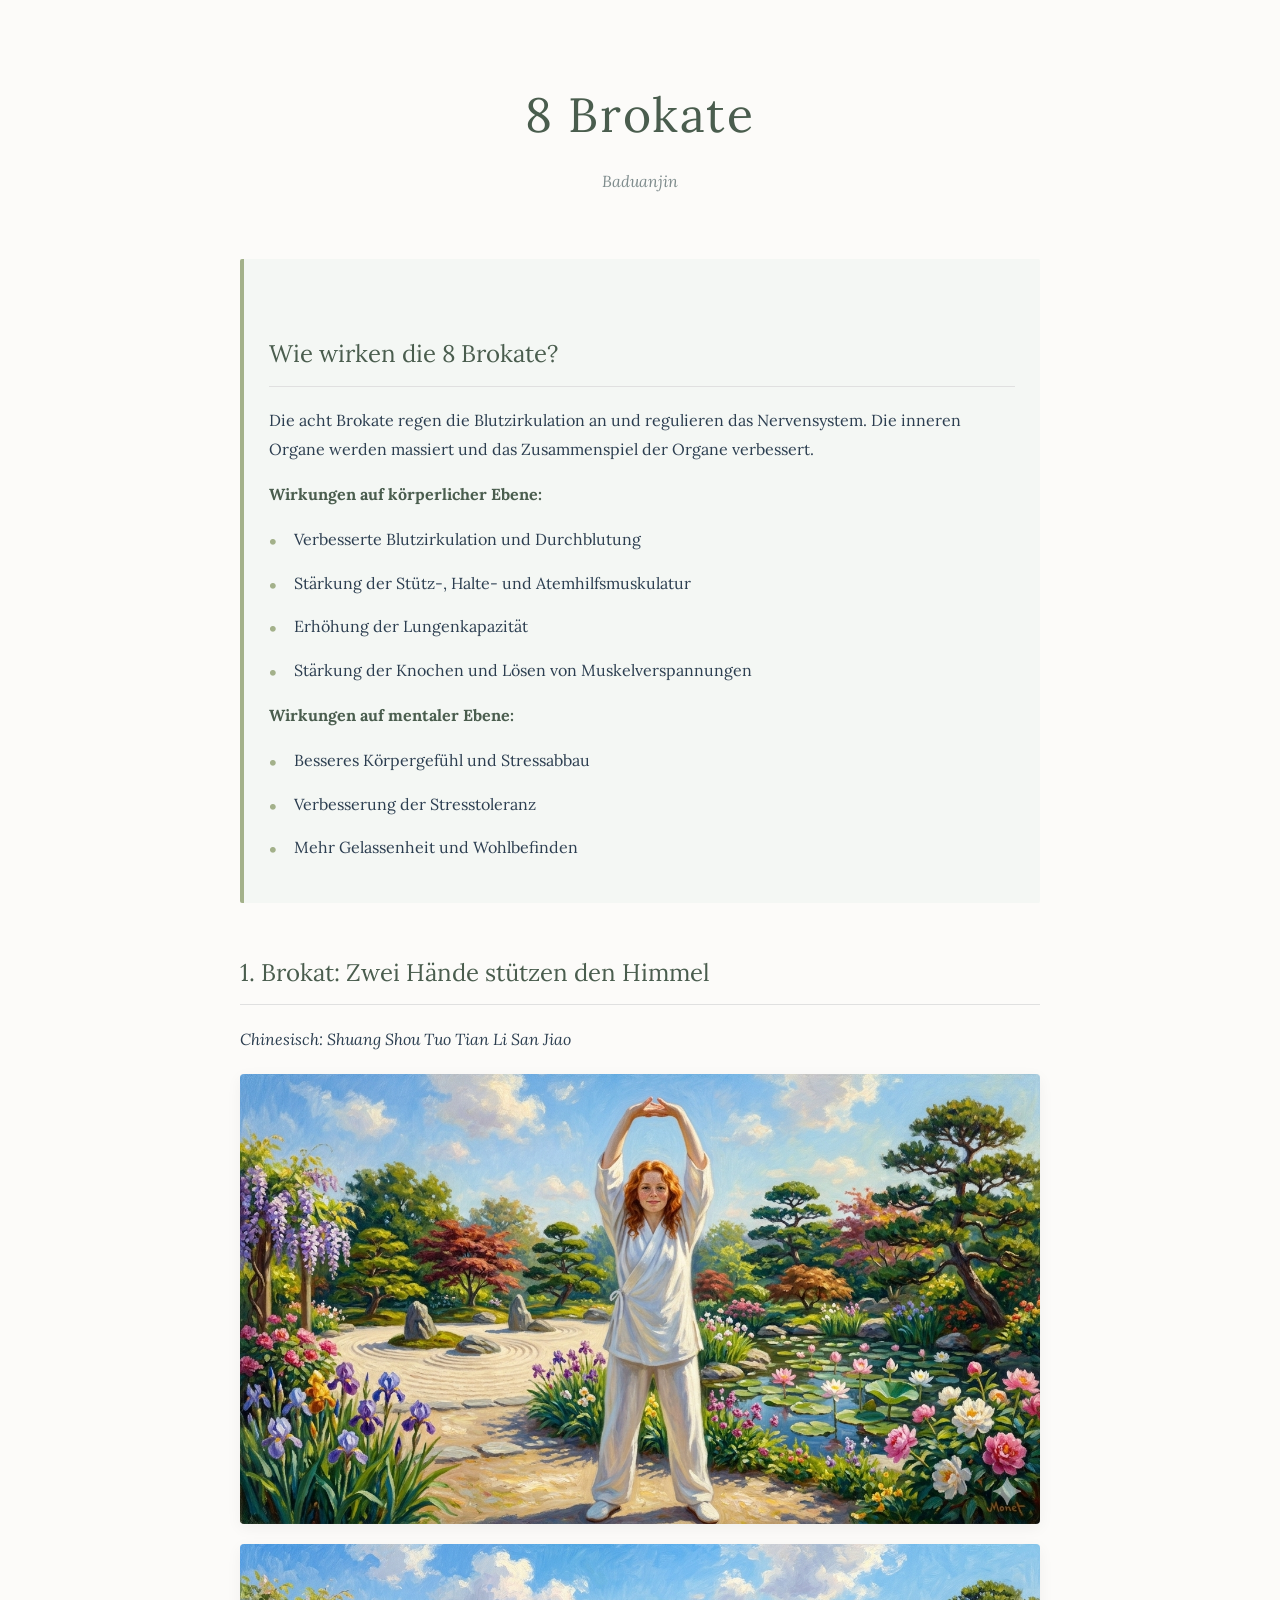
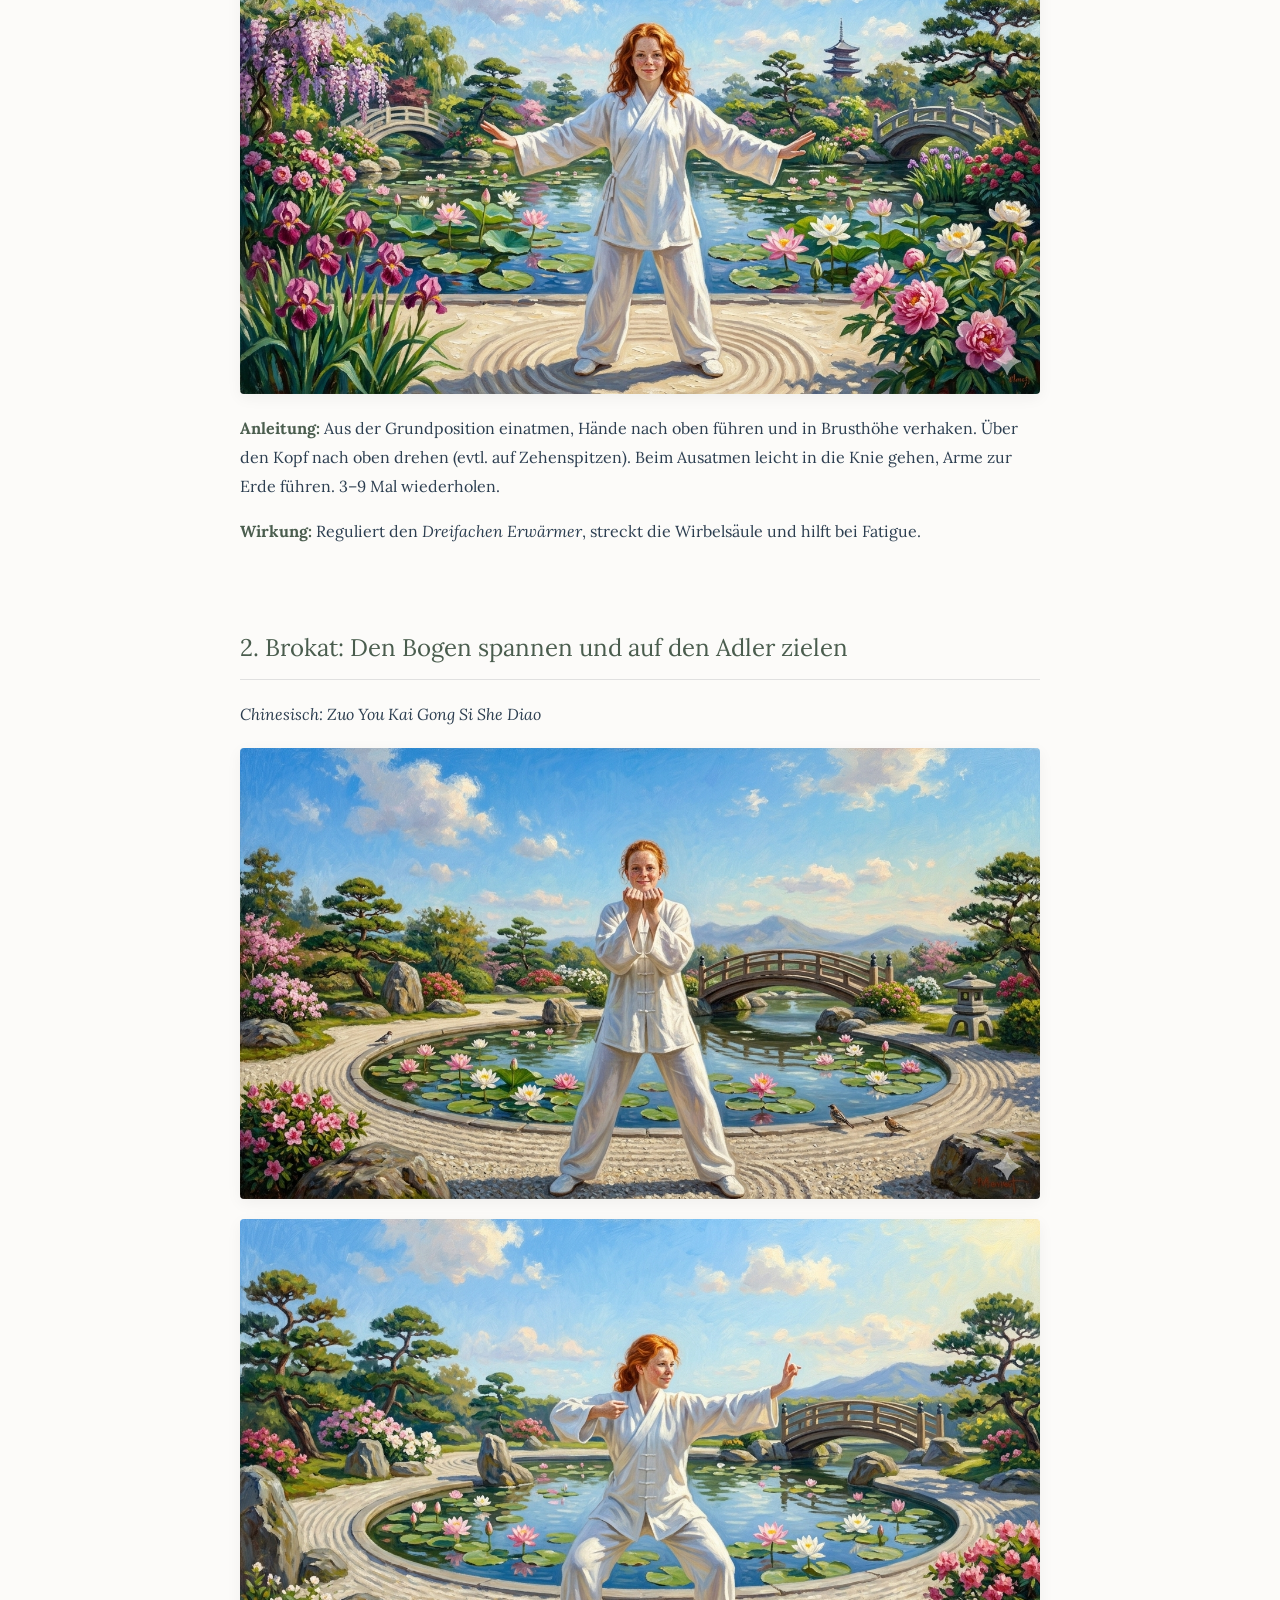
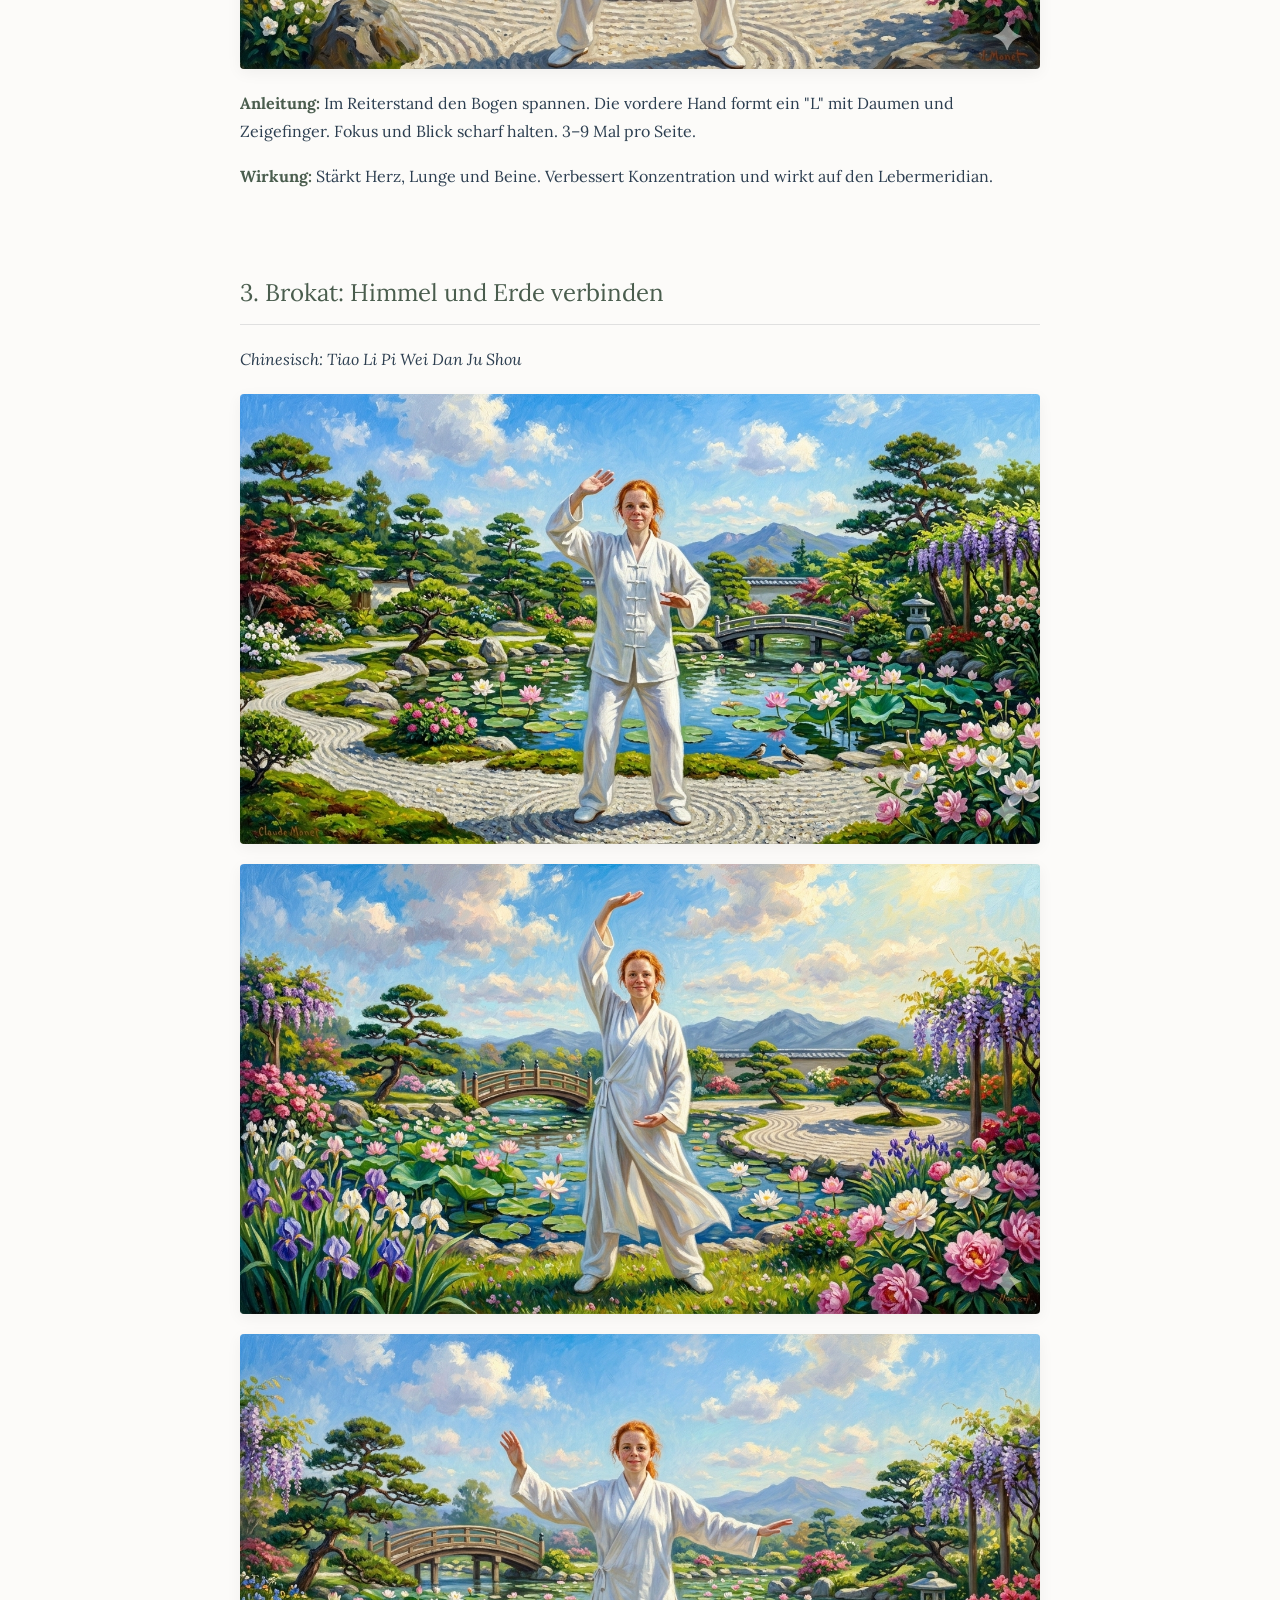
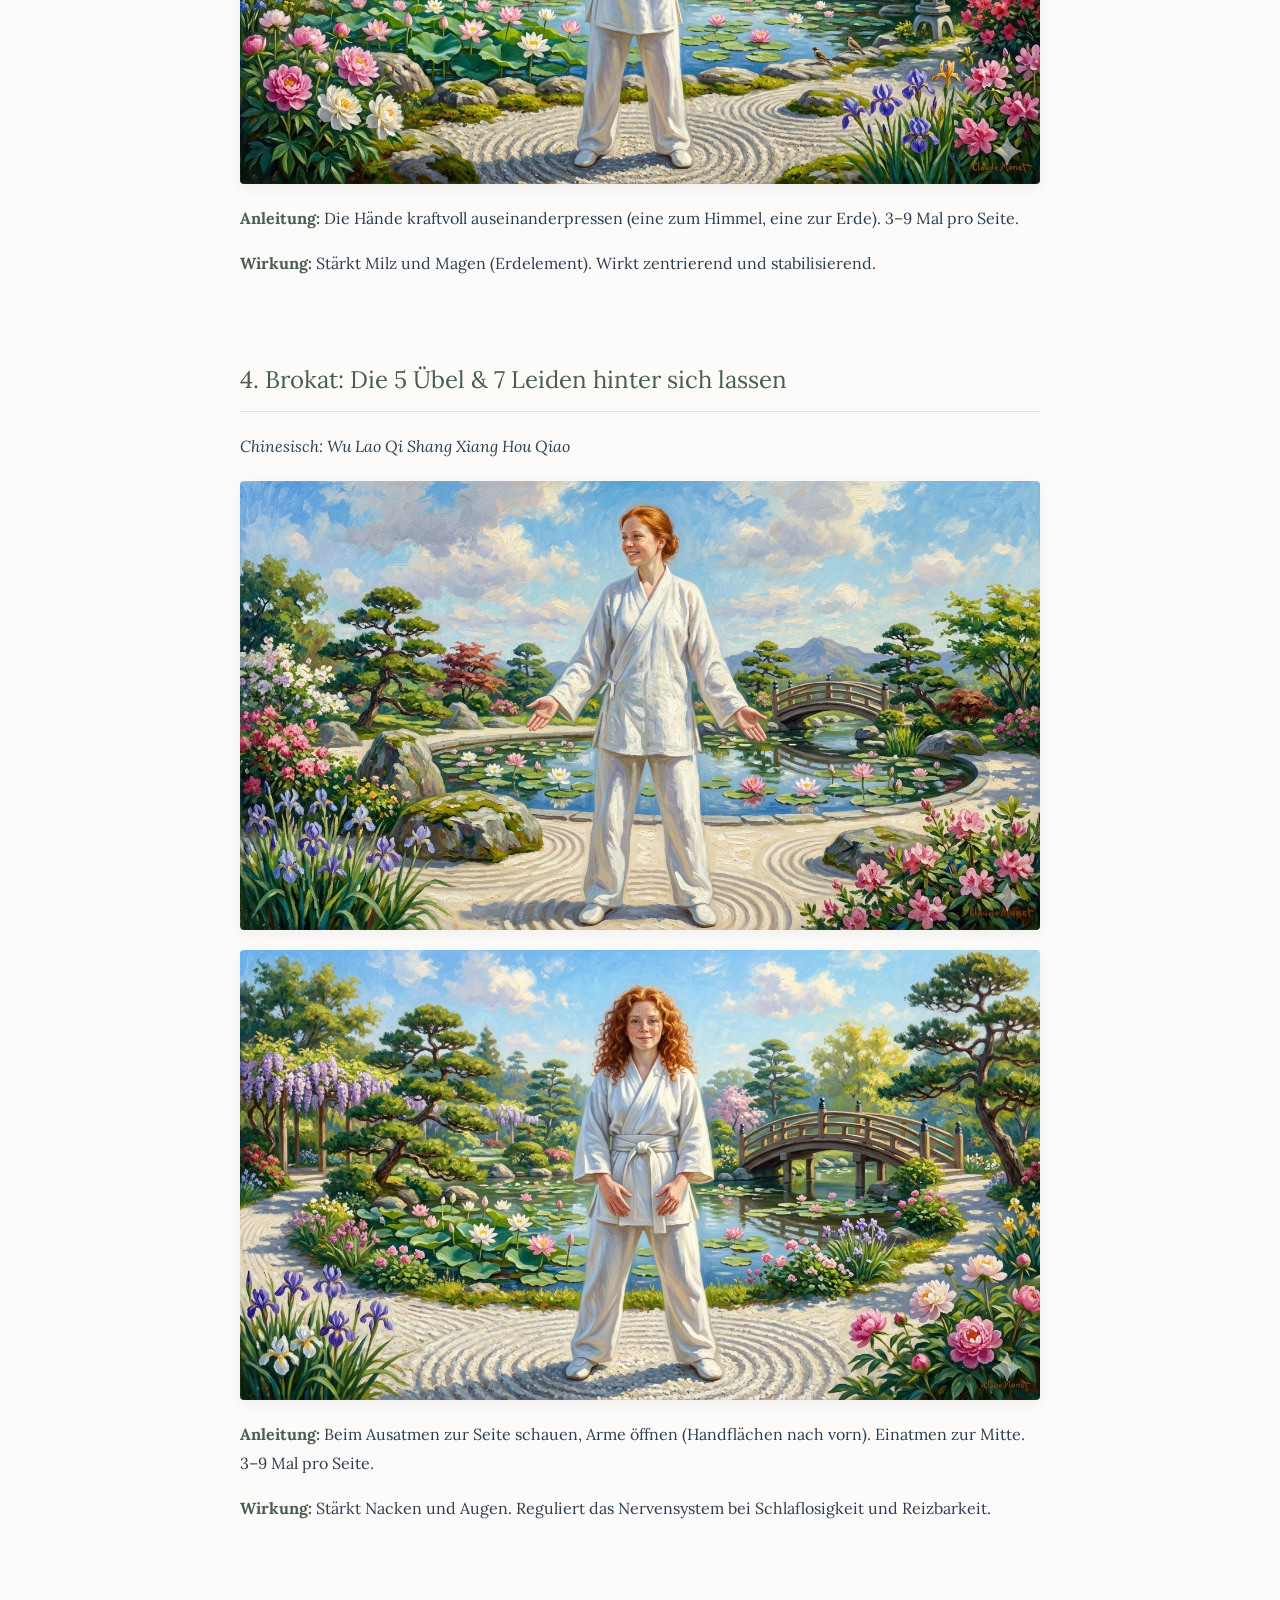
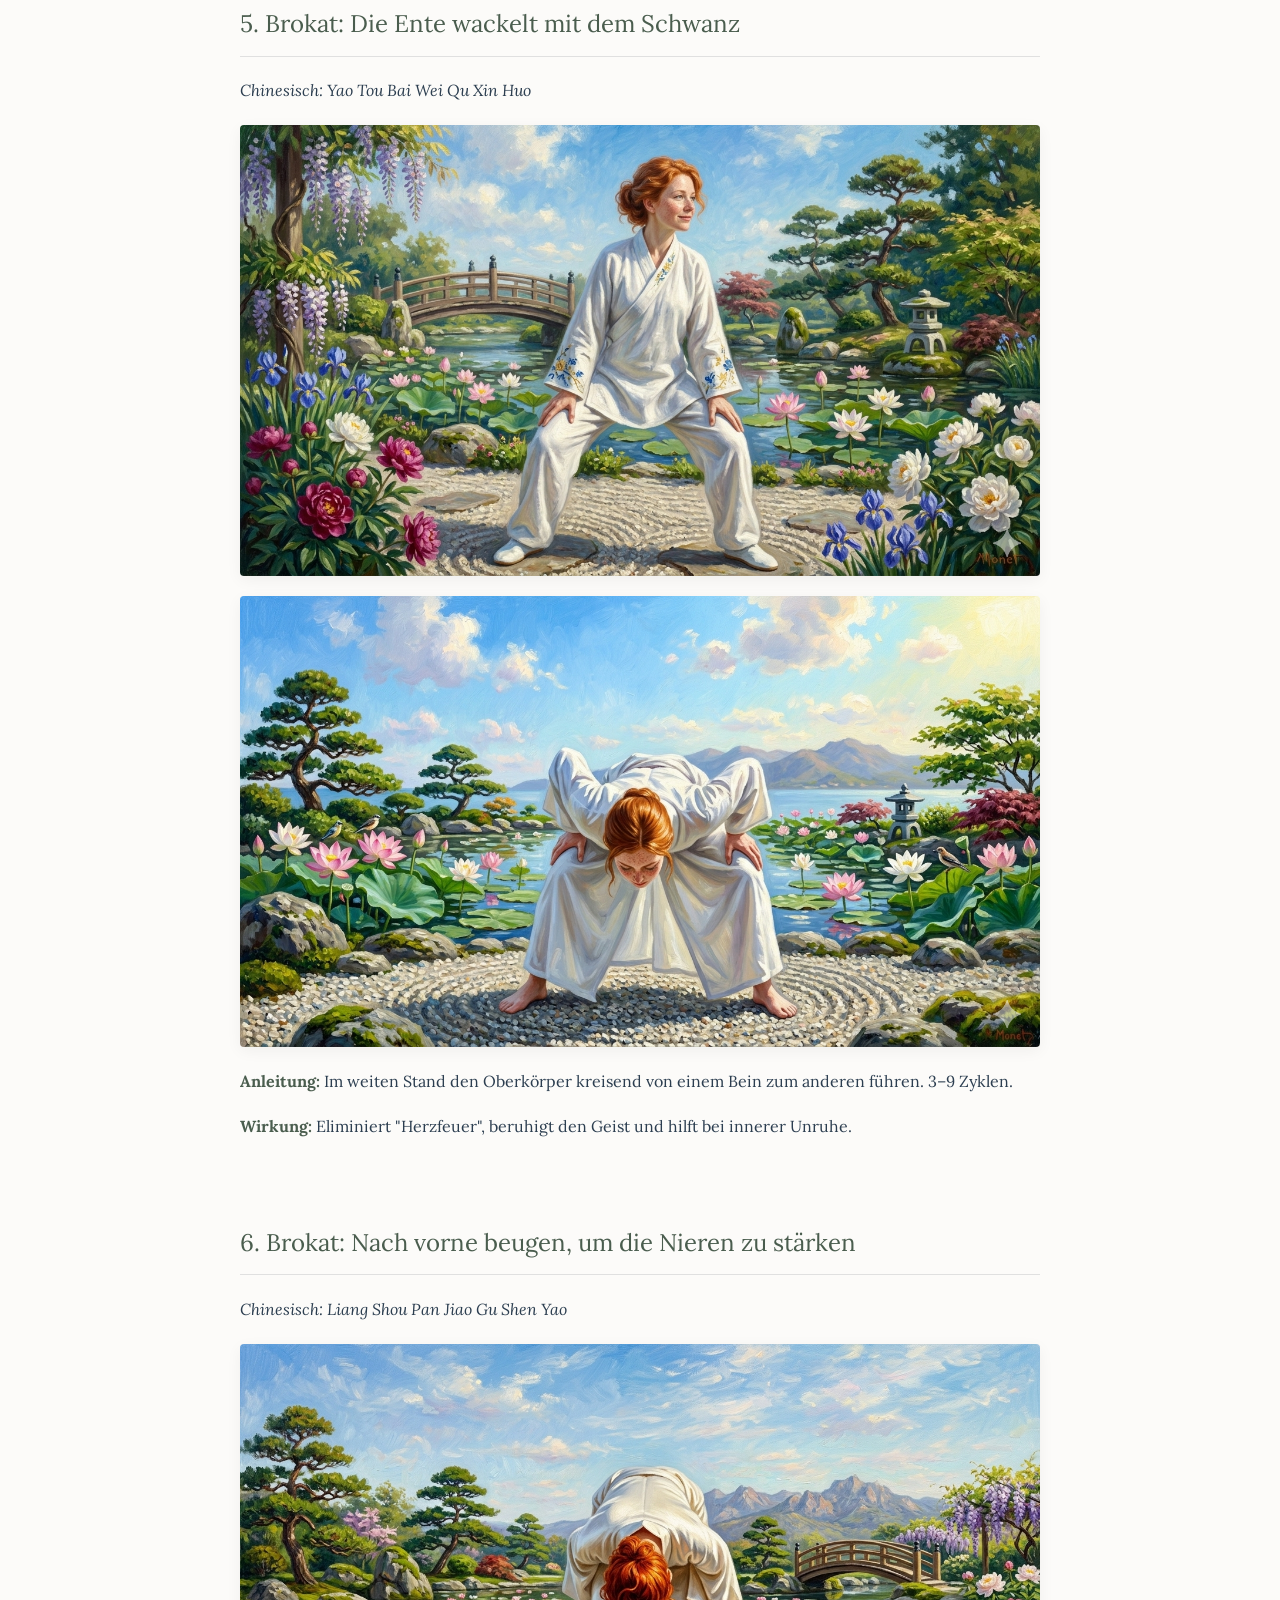
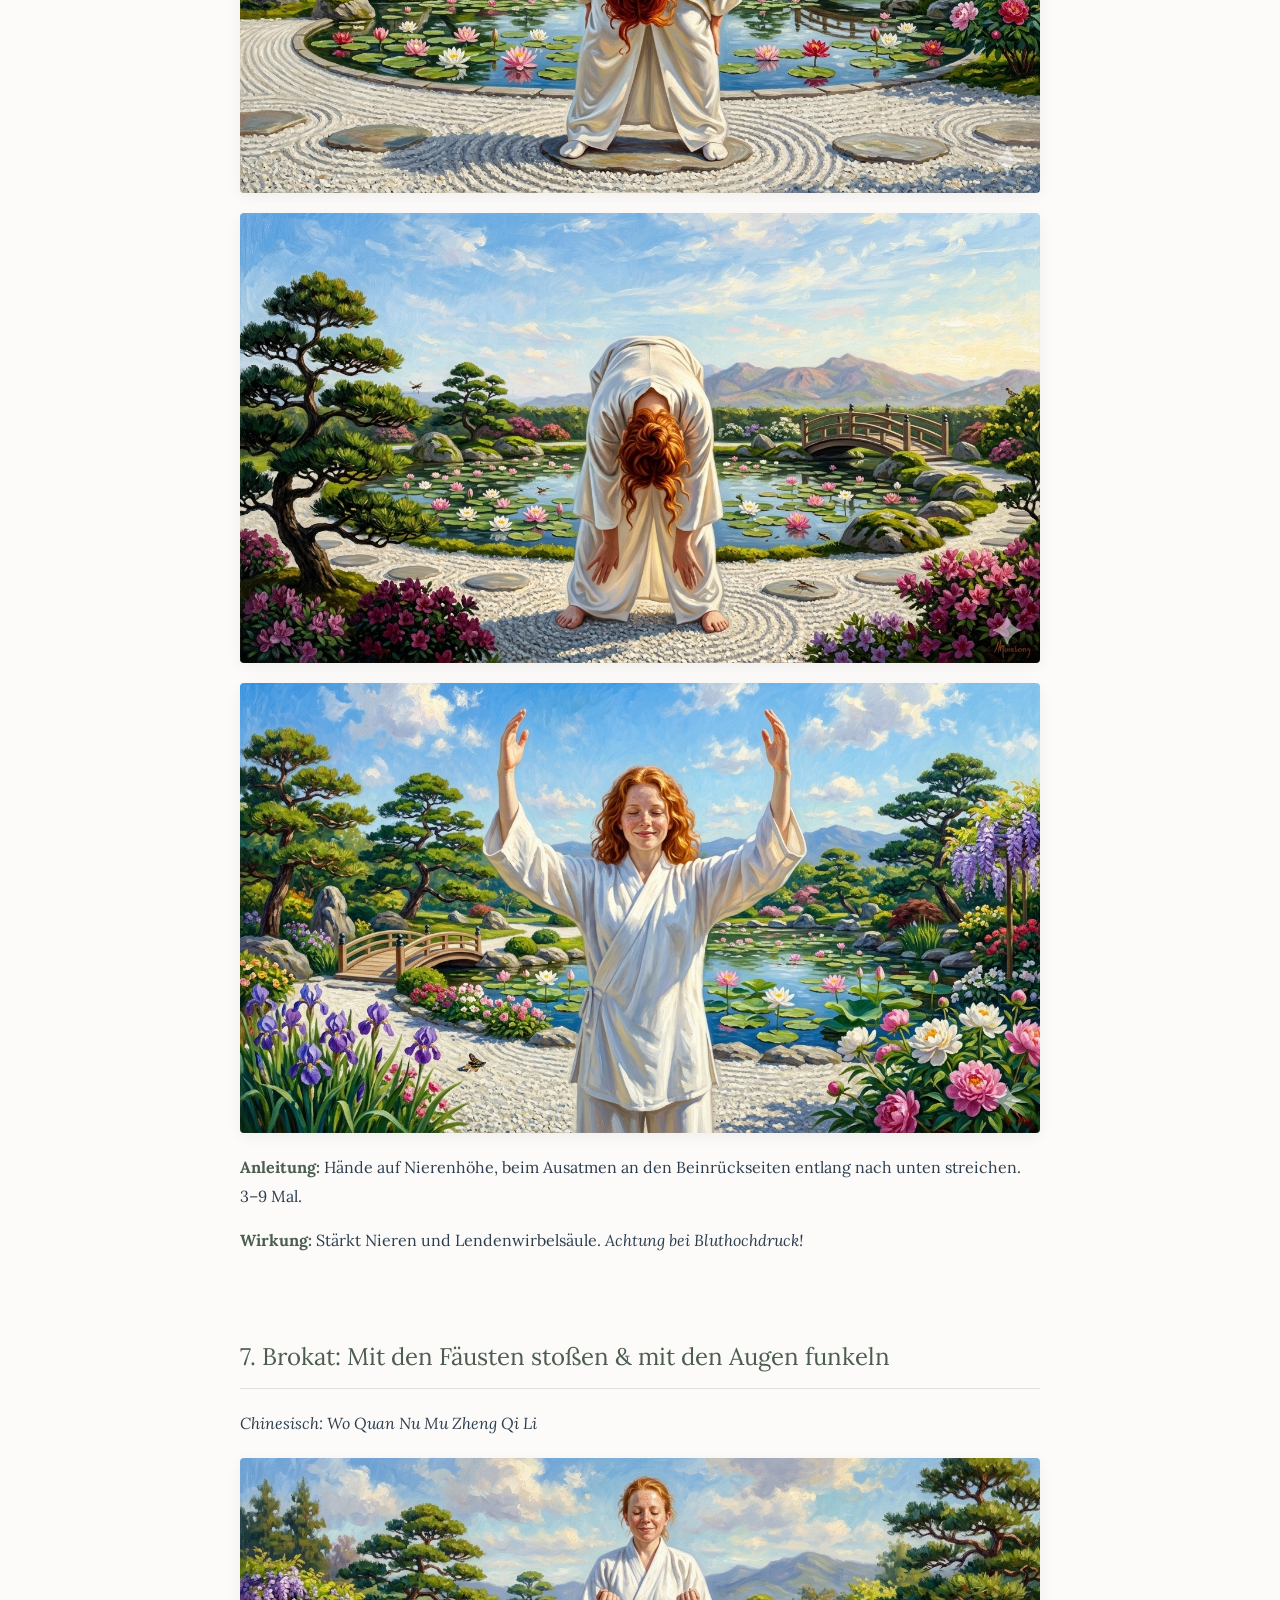
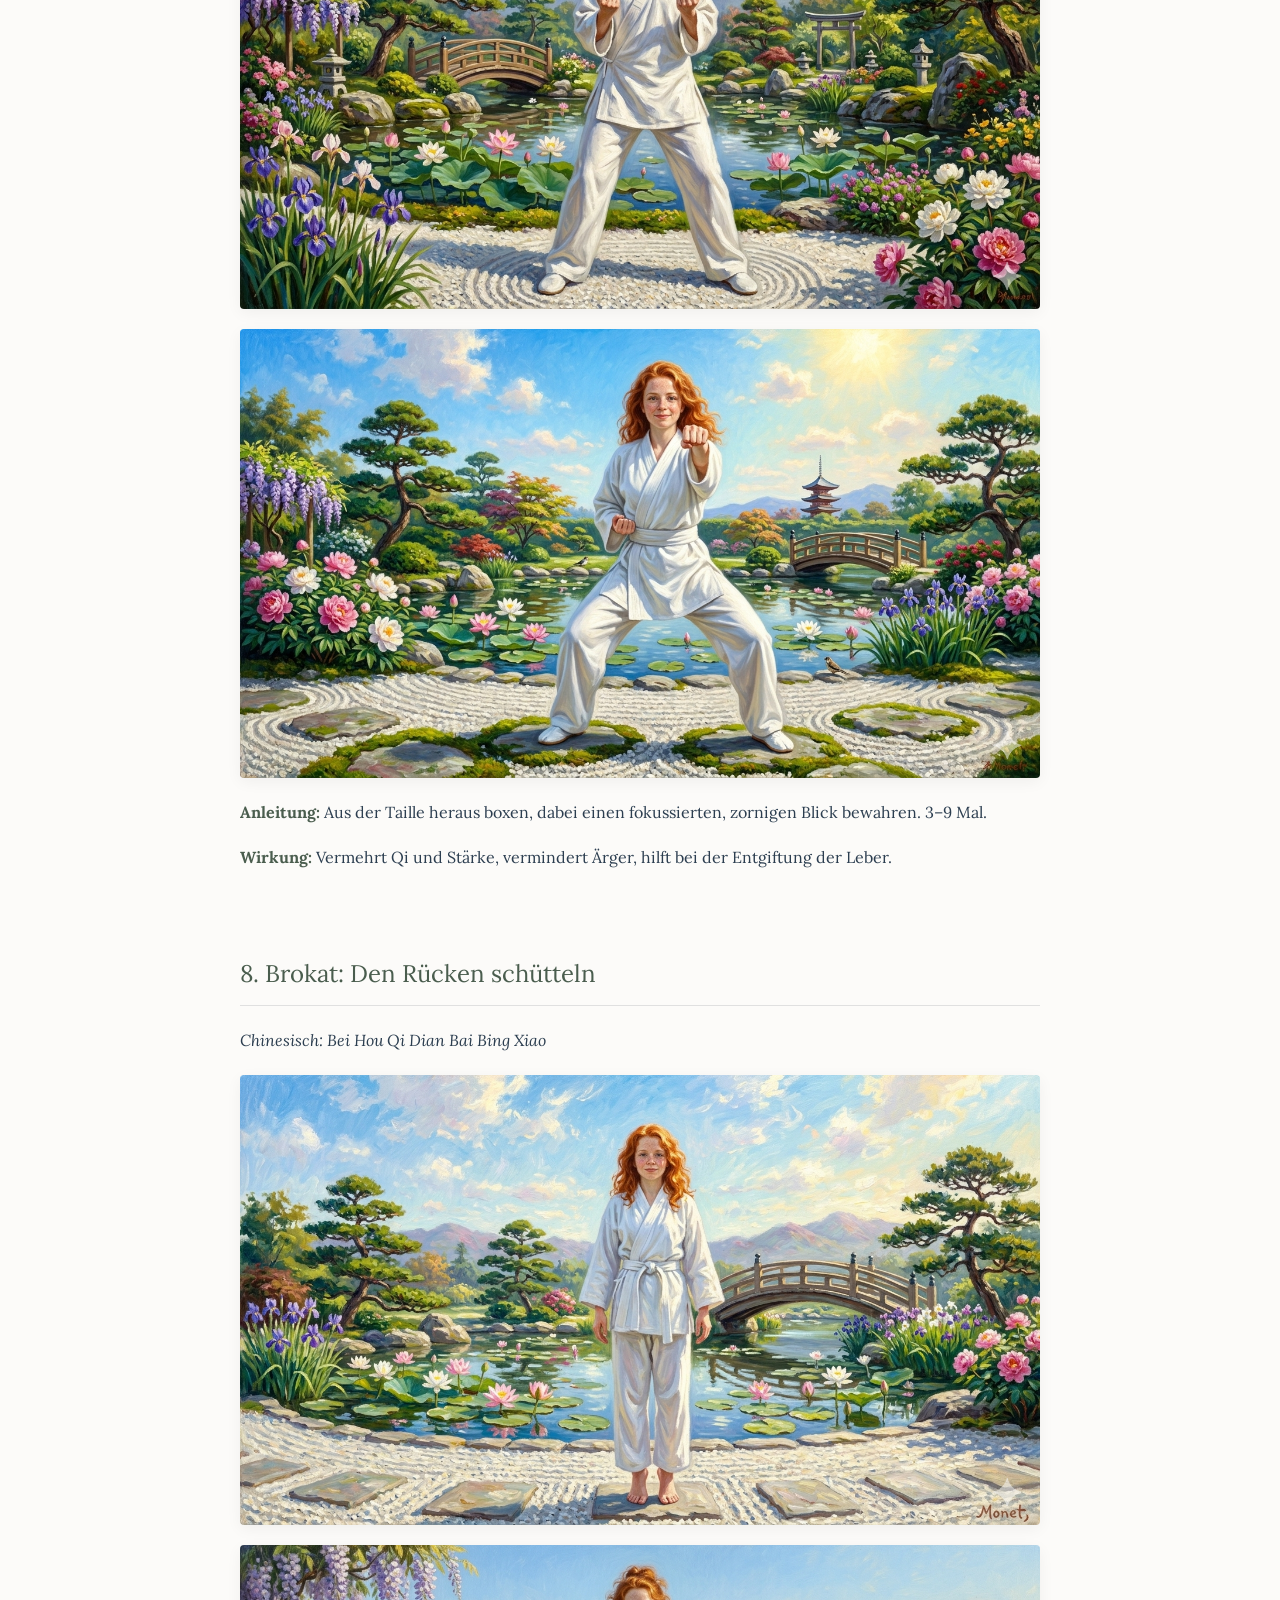
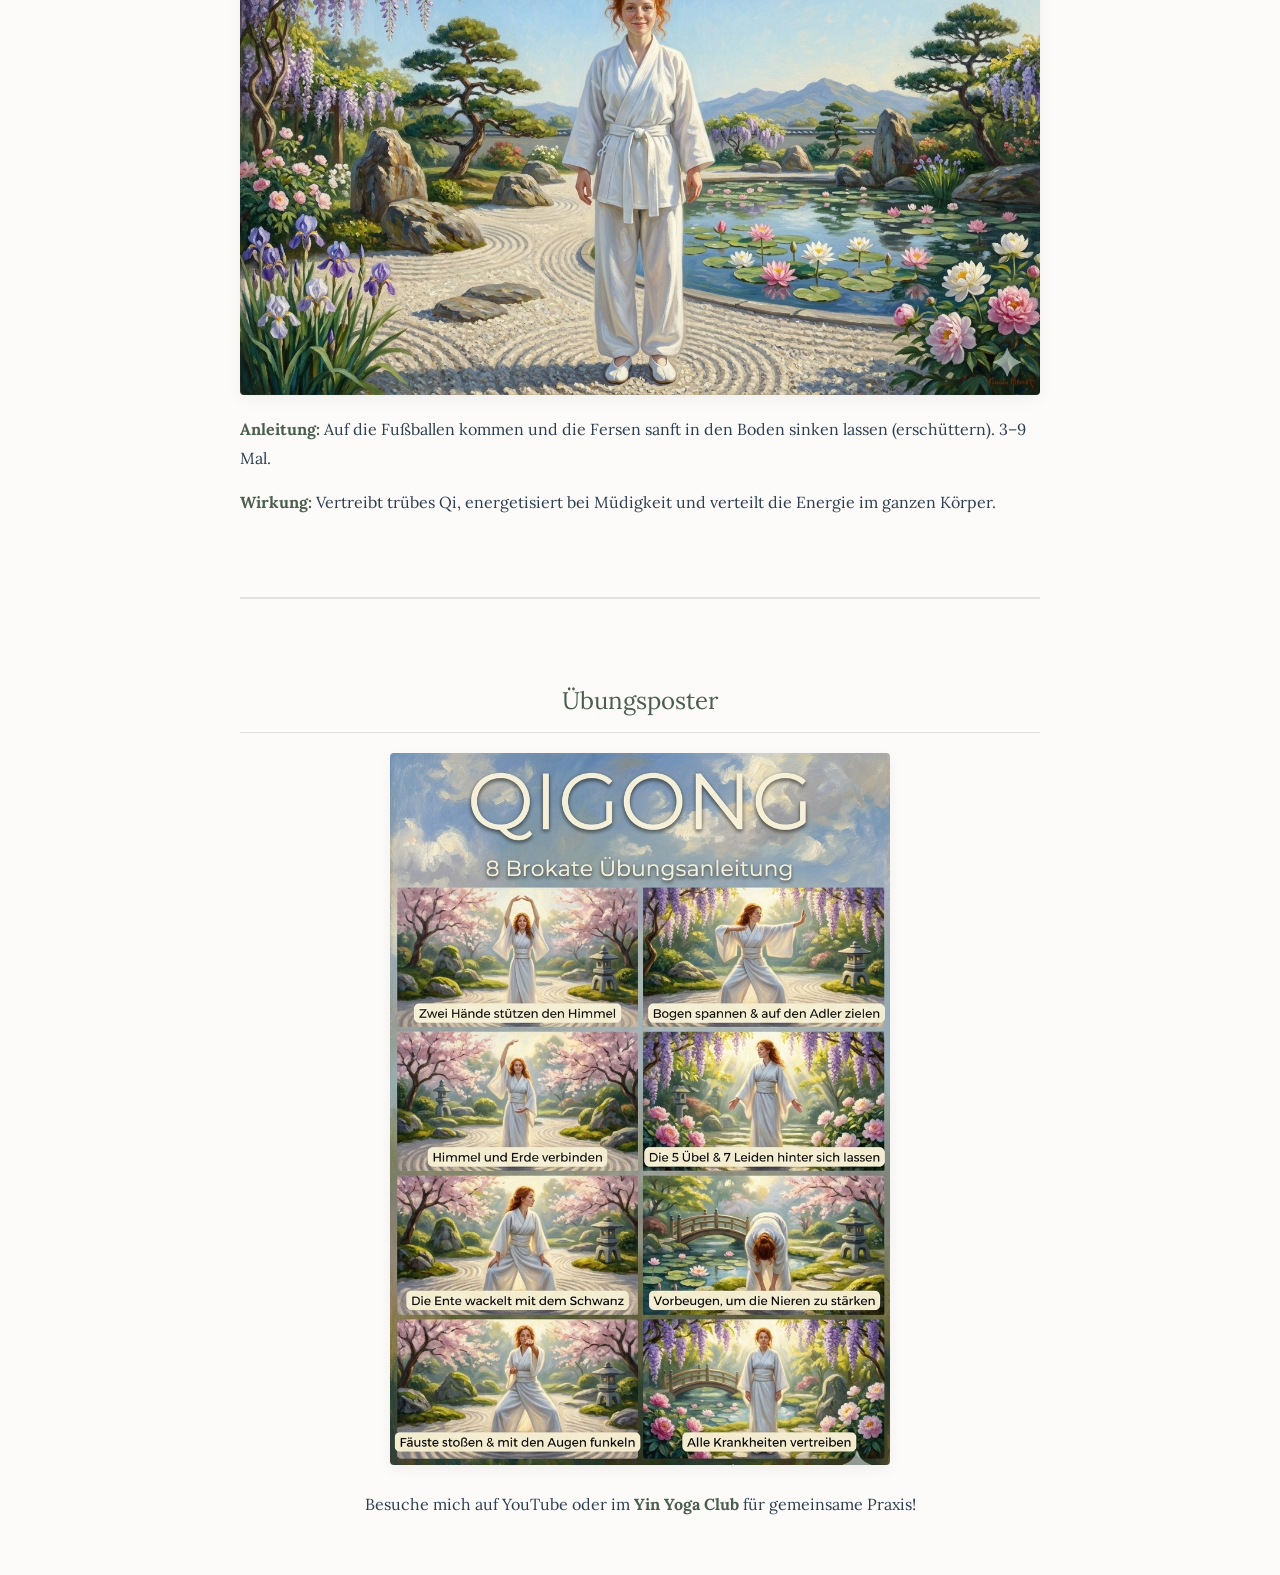
<file: 8-Brokate/8Brokate.html>
<!DOCTYPE html>
<html lang="de">
<head>
    <meta charset="UTF-8">
    <meta name="viewport" content="width=device-width, initial-scale=1.0">
    <title>8 Brokate - Baduanjin</title>
    <link href="https://fonts.googleapis.com/css2?family=Lora:ital,wght@0,400;0,700;1,400&display=swap" rel="stylesheet">
    <style>
        body {
            background-color: #fcfbf9; /* Sanftes Off-White */
            color: #2c3e50;
            font-family: 'Lora', serif; /* Lora Text-Stil */
            line-height: 1.8;
            margin: 0;
            padding: 40px 20px;
            display: flex;
            flex-direction: column;
            align-items: center;
        }

        .container {
            max-width: 800px;
            width: 100%;
        }

        /* Zen-Header */
        h1 {
            font-size: 3rem;
            text-align: center;
            font-weight: 400;
            letter-spacing: 0.1rem;
            color: #4a5d4e; /* Gedämpftes Moosgrün */
            margin-bottom: 0.5rem;
        }

        .subtitle {
            text-align: center;
            font-style: italic;
            color: #7f8c8d;
            margin-bottom: 4rem;
            display: block;
        }

        h2 {
            border-bottom: 1px solid #e0e0e0;
            padding-bottom: 10px;
            margin-top: 3rem;
            color: #4a5d4e;
            font-weight: 400;
        }

        .intro-box {
            background-color: #f4f7f4;
            padding: 25px;
            border-radius: 2px;
            border-left: 4px solid #a3b18a;
            margin-bottom: 2rem;
        }

        ul {
            list-style-type: none;
            padding-left: 0;
        }

        li {
            margin-bottom: 15px;
            position: relative;
            padding-left: 25px;
        }

        li::before {
            content: "•";
            color: #a3b18a;
            position: absolute;
            left: 0;
            font-size: 1.2rem;
        }

        /* Bild-Container im Zen-Stil */
        .image-gallery {
            display: flex;
            flex-wrap: wrap;
            gap: 20px;
            margin: 20px 0;
            justify-content: center;
        }

        img {
            max-width: 100%;
            height: auto;
            border-radius: 4px;
            box-shadow: 0 4px 15px rgba(0,0,0,0.05);
            transition: transform 0.3s ease;
        }

        img:hover {
            transform: scale(1.02);
        }

        .exercise-section {
            margin-bottom: 5rem;
        }

        strong {
            color: #4a5d4e;
        }

        .poster-section {
            text-align: center;
            margin-top: 4rem;
            padding-top: 2rem;
            border-top: 2px double #e0e0e0;
        }
    </style>
</head>
<body>

<div class="container">
    <header>
        <h1>8 Brokate</h1>
        <span class="subtitle">Baduanjin</span>
    </header>

    <section class="intro-box">
        <h2>Wie wirken die 8 Brokate?</h2>
        <p>Die acht Brokate regen die Blutzirkulation an und regulieren das Nervensystem. Die inneren Organe werden massiert und das Zusammenspiel der Organe verbessert.</p>
        
        <strong>Wirkungen auf körperlicher Ebene:</strong>
        <ul>
            <li>Verbesserte Blutzirkulation und Durchblutung</li>
            <li>Stärkung der Stütz-, Halte- und Atemhilfsmuskulatur</li>
            <li>Erhöhung der Lungenkapazität</li>
            <li>Stärkung der Knochen und Lösen von Muskelverspannungen</li>
        </ul>

        <strong>Wirkungen auf mentaler Ebene:</strong>
        <ul>
            <li>Besseres Körpergefühl und Stressabbau</li>
            <li>Verbesserung der Stresstoleranz</li>
            <li>Mehr Gelassenheit und Wohlbefinden</li>
        </ul>
    </section>

    <article class="exercise-section">
        <h2>1. Brokat: Zwei Hände stützen den Himmel</h2>
        <p><em>Chinesisch: Shuang Shou Tuo Tian Li San Jiao</em></p>
        <div class="image-gallery">
            <img src="images/image8.png" alt="Zwei Hände stützen den Himmel">
            <img src="images/image16.png" alt="Zwei Hände stützen den Himmel - Variation">
        </div>
        <p><strong>Anleitung:</strong> Aus der Grundposition einatmen, Hände nach oben führen und in Brusthöhe verhaken. Über den Kopf nach oben drehen (evtl. auf Zehenspitzen). Beim Ausatmen leicht in die Knie gehen, Arme zur Erde führen. 3–9 Mal wiederholen.</p>
        <p><strong>Wirkung:</strong> Reguliert den <em>Dreifachen Erwärmer</em>, streckt die Wirbelsäule und hilft bei Fatigue.</p>
    </article>

    <article class="exercise-section">
        <h2>2. Brokat: Den Bogen spannen und auf den Adler zielen</h2>
        <p><em>Chinesisch: Zuo You Kai Gong Si She Diao</em></p>
        <div class="image-gallery">
            <img src="images/image11.png" alt="Den Bogen spannen">
            <img src="images/image9.png" alt="Auf den Adler zielen">
        </div>
        <p><strong>Anleitung:</strong> Im Reiterstand den Bogen spannen. Die vordere Hand formt ein "L" mit Daumen und Zeigefinger. Fokus und Blick scharf halten. 3–9 Mal pro Seite.</p>
        <p><strong>Wirkung:</strong> Stärkt Herz, Lunge und Beine. Verbessert Konzentration und wirkt auf den Lebermeridian.</p>
    </article>

    <article class="exercise-section">
        <h2>3. Brokat: Himmel und Erde verbinden</h2>
        <p><em>Chinesisch: Tiao Li Pi Wei Dan Ju Shou</em></p>
        <div class="image-gallery">
            <img src="images/image12.png" alt="Himmel und Erde verbinden">
            <img src="images/image4.png" alt="Milz und Magen stärken">
            <img src="images/image17.png" alt="Zentrierung">
        </div>
        <p><strong>Anleitung:</strong> Die Hände kraftvoll auseinanderpressen (eine zum Himmel, eine zur Erde). 3–9 Mal pro Seite.</p>
        <p><strong>Wirkung:</strong> Stärkt Milz und Magen (Erdelement). Wirkt zentrierend und stabilisierend.</p>
    </article>

    <article class="exercise-section">
        <h2>4. Brokat: Die 5 Übel & 7 Leiden hinter sich lassen</h2>
        <p><em>Chinesisch: Wu Lao Qi Shang Xiang Hou Qiao</em></p>
        <div class="image-gallery">
            <img src="images/image5.png" alt="Die weise Eule schaut zurück">
            <img src="images/image2.png" alt="Verspannungen lösen">
        </div>
        <p><strong>Anleitung:</strong> Beim Ausatmen zur Seite schauen, Arme öffnen (Handflächen nach vorn). Einatmen zur Mitte. 3–9 Mal pro Seite.</p>
        <p><strong>Wirkung:</strong> Stärkt Nacken und Augen. Reguliert das Nervensystem bei Schlaflosigkeit und Reizbarkeit.</p>
    </article>

    <article class="exercise-section">
        <h2>5. Brokat: Die Ente wackelt mit dem Schwanz</h2>
        <p><em>Chinesisch: Yao Tou Bai Wei Qu Xin Huo</em></p>
        <div class="image-gallery">
            <img src="images/image1.png" alt="Herzfeuer beruhigen">
            <img src="images/image19.png" alt="Innere Unruhe lösen">
        </div>
        <p><strong>Anleitung:</strong> Im weiten Stand den Oberkörper kreisend von einem Bein zum anderen führen. 3–9 Zyklen.</p>
        <p><strong>Wirkung:</strong> Eliminiert "Herzfeuer", beruhigt den Geist und hilft bei innerer Unruhe.</p>
    </article>

    <article class="exercise-section">
        <h2>6. Brokat: Nach vorne beugen, um die Nieren zu stärken</h2>
        <p><em>Chinesisch: Liang Shou Pan Jiao Gu Shen Yao</em></p>
        <div class="image-gallery">
            <img src="images/image15.png" alt="Nieren stärken">
            <img src="images/image14.png" alt="Blasenmeridian dehnen">
            <img src="images/image10.png" alt="Energiefluss">
        </div>
        <p><strong>Anleitung:</strong> Hände auf Nierenhöhe, beim Ausatmen an den Beinrückseiten entlang nach unten streichen. 3–9 Mal.</p>
        <p><strong>Wirkung:</strong> Stärkt Nieren und Lendenwirbelsäule. <em>Achtung bei Bluthochdruck!</em></p>
    </article>

    <article class="exercise-section">
        <h2>7. Brokat: Mit den Fäusten stoßen & mit den Augen funkeln</h2>
        <p><em>Chinesisch: Wo Quan Nu Mu Zheng Qi Li</em></p>
        <div class="image-gallery">
            <img src="images/image3.png" alt="Kraft und Vitalität">
            <img src="images/image6.png" alt="Yang-Energie">
        </div>
        <p><strong>Anleitung:</strong> Aus der Taille heraus boxen, dabei einen fokussierten, zornigen Blick bewahren. 3–9 Mal.</p>
        <p><strong>Wirkung:</strong> Vermehrt Qi und Stärke, vermindert Ärger, hilft bei der Entgiftung der Leber.</p>
    </article>

    <article class="exercise-section">
        <h2>8. Brokat: Den Rücken schütteln</h2>
        <p><em>Chinesisch: Bei Hou Qi Dian Bai Bing Xiao</em></p>
        <div class="image-gallery">
            <img src="images/image18.png" alt="1000 Mühsale abstreifen">
            <img src="images/image7.png" alt="Energetisierung">
        </div>
        <p><strong>Anleitung:</strong> Auf die Fußballen kommen und die Fersen sanft in den Boden sinken lassen (erschüttern). 3–9 Mal.</p>
        <p><strong>Wirkung:</strong> Vertreibt trübes Qi, energetisiert bei Müdigkeit und verteilt die Energie im ganzen Körper.</p>
    </article>

    <section class="poster-section">
        <h2>Übungsposter</h2>
        <img src="images/image13.png" alt="Qigong Übungsposter" style="max-width: 500px;">
        <p>Besuche mich auf YouTube oder im <strong>Yin Yoga Club</strong> für gemeinsame Praxis!</p>
    </section>
</div>

</body>
</html>
</file>
